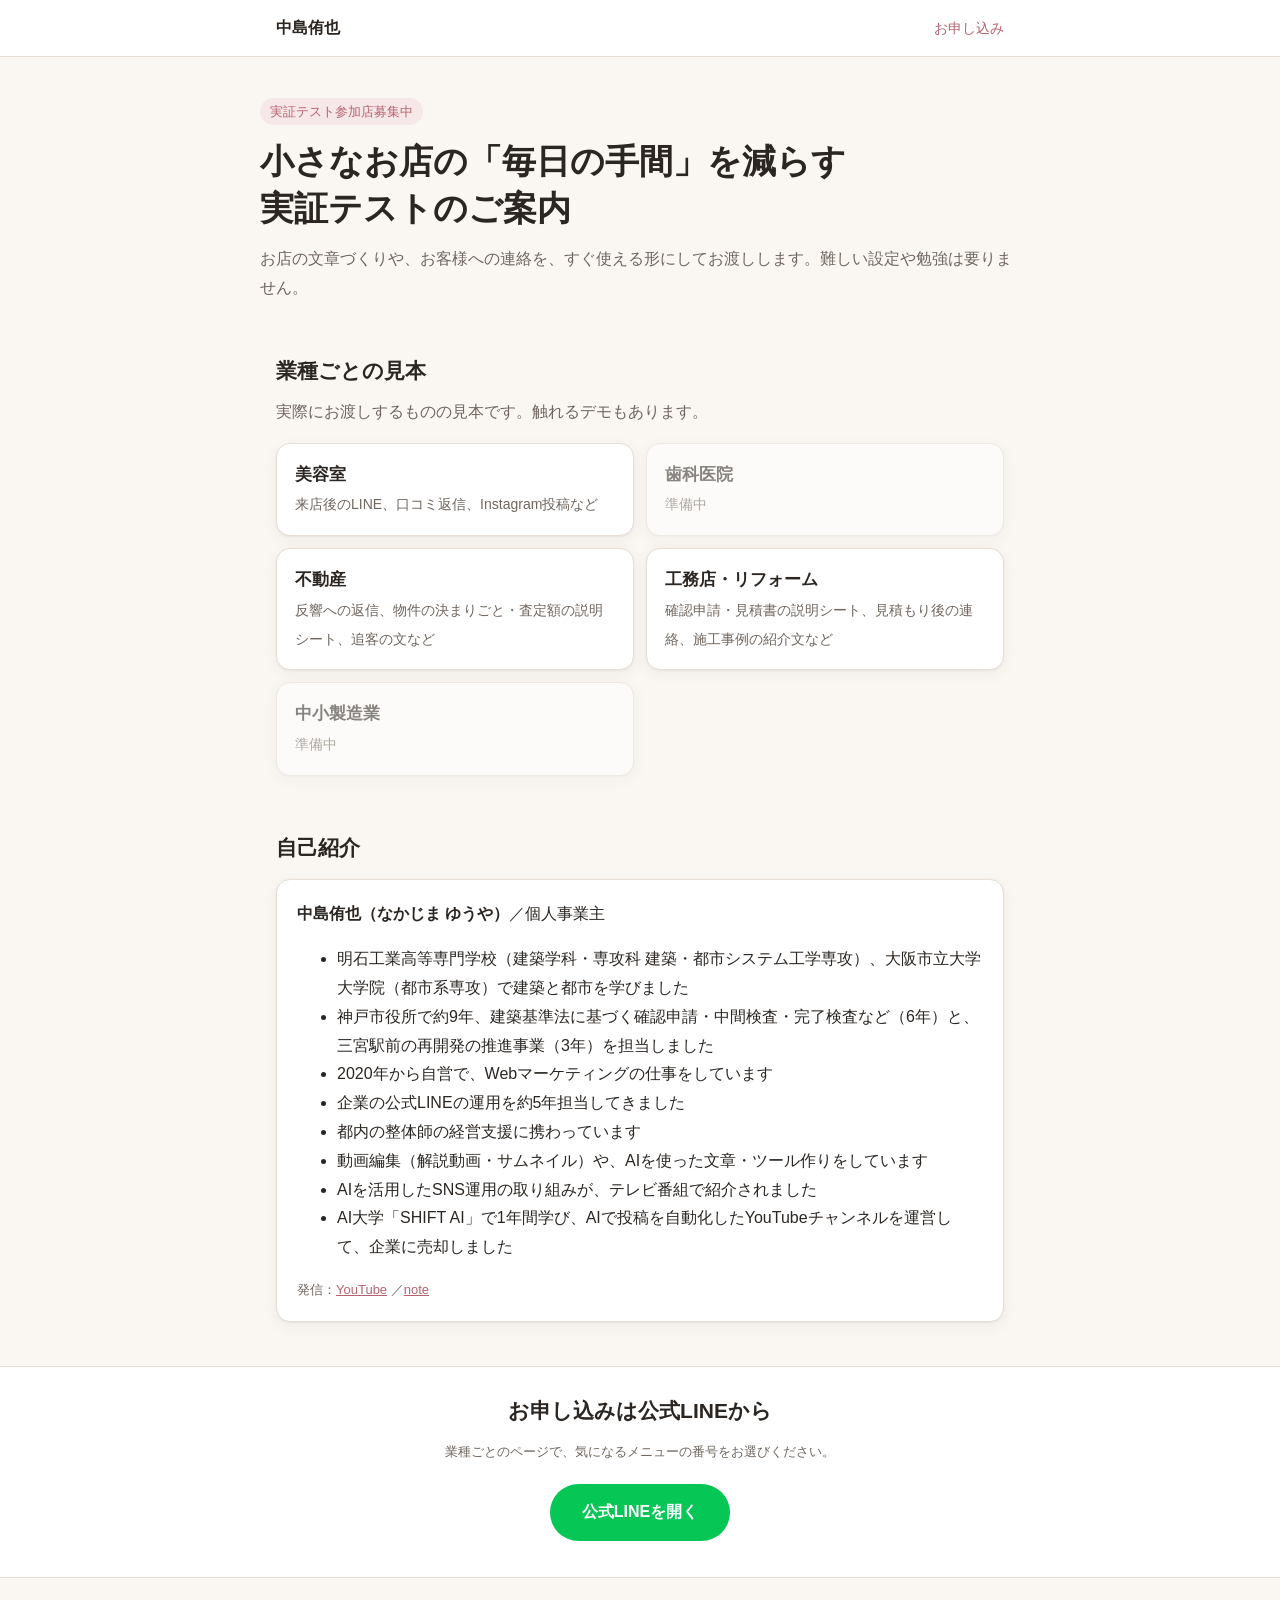
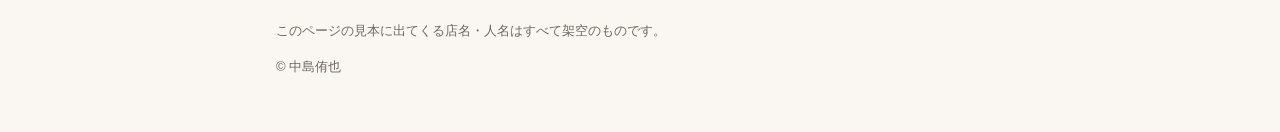
<file: index.html>
<!doctype html>
<html lang="ja">
<head>
<meta charset="utf-8">
<meta name="viewport" content="width=device-width, initial-scale=1">
<title>実証テストのご案内｜中島侑也</title>
<meta name="description" content="小さなお店の毎日の手間を減らす実証テスト。業種ごとの見本をご覧いただけます。">
<link rel="stylesheet" href="style.css">
</head>
<body>

<header class="site">
  <div class="wrap">
    <a class="name" href="index.html">中島侑也</a>
    <nav><a href="#contact">お申し込み</a></nav>
  </div>
</header>

<div class="wrap hero">
  <span class="eyebrow">実証テスト参加店募集中</span>
  <h1>小さなお店の「毎日の手間」を減らす<br>実証テストのご案内</h1>
  <p>お店の文章づくりや、お客様への連絡を、すぐ使える形にしてお渡しします。難しい設定や勉強は要りません。</p>
</div>

<section>
  <div class="wrap">
    <h2>業種ごとの見本</h2>
    <p class="lead">実際にお渡しするものの見本です。触れるデモもあります。</p>
    <div class="industry-grid">
      <a class="industry" href="biyoushitsu.html"><b>美容室</b><span>来店後のLINE、口コミ返信、Instagram投稿など</span></a>
      <a class="industry soon" href="#"><b>歯科医院</b><span>準備中</span></a>
      <a class="industry" href="fudosan.html"><b>不動産</b><span>反響への返信、物件の決まりごと・査定額の説明シート、追客の文など</span></a>
      <a class="industry" href="koumuten.html"><b>工務店・リフォーム</b><span>確認申請・見積書の説明シート、見積もり後の連絡、施工事例の紹介文など</span></a>
      <a class="industry soon" href="#"><b>中小製造業</b><span>準備中</span></a>
    </div>
  </div>
</section>

<section>
  <div class="wrap">
    <h2>自己紹介</h2>
    <div class="card">
      <p style="margin-top:0"><b>中島侑也（なかじま ゆうや）</b>／個人事業主</p>
      <ul>
        <li>明石工業高等専門学校（建築学科・専攻科 建築・都市システム工学専攻）、大阪市立大学大学院（都市系専攻）で建築と都市を学びました</li>
        <li>神戸市役所で約9年、建築基準法に基づく確認申請・中間検査・完了検査など（6年）と、三宮駅前の再開発の推進事業（3年）を担当しました</li>
        <li>2020年から自営で、Webマーケティングの仕事をしています</li>
        <li>企業の公式LINEの運用を約5年担当してきました</li>
        <li>都内の整体師の経営支援に携わっています</li>
        <li>動画編集（解説動画・サムネイル）や、AIを使った文章・ツール作りをしています</li>
        <li>AIを活用したSNS運用の取り組みが、テレビ番組で紹介されました</li>
        <li>AI大学「SHIFT AI」で1年間学び、AIで投稿を自動化したYouTubeチャンネルを運営して、企業に売却しました</li>
      </ul>
      <p class="note" style="margin-bottom:0">
        発信：<a href="https://www.youtube.com/@seitai-repeat" target="_blank" rel="noopener">YouTube</a>
        ／<a href="https://note.com/humble_kiwi9219" target="_blank" rel="noopener">note</a>
      </p>
    </div>
  </div>
</section>

<section class="cta" id="contact">
  <div class="wrap">
    <h2>お申し込みは公式LINEから</h2>
    <p class="note">業種ごとのページで、気になるメニューの番号をお選びください。</p>
    <a class="btn-line" href="https://lin.ee/y8I2jqT" target="_blank" rel="noopener">公式LINEを開く</a>
  </div>
</section>

<footer class="site">
  <div class="wrap">
    <p>このページの見本に出てくる店名・人名はすべて架空のものです。</p>
    <p>© 中島侑也</p>
  </div>
</footer>

</body>
</html>
</file>
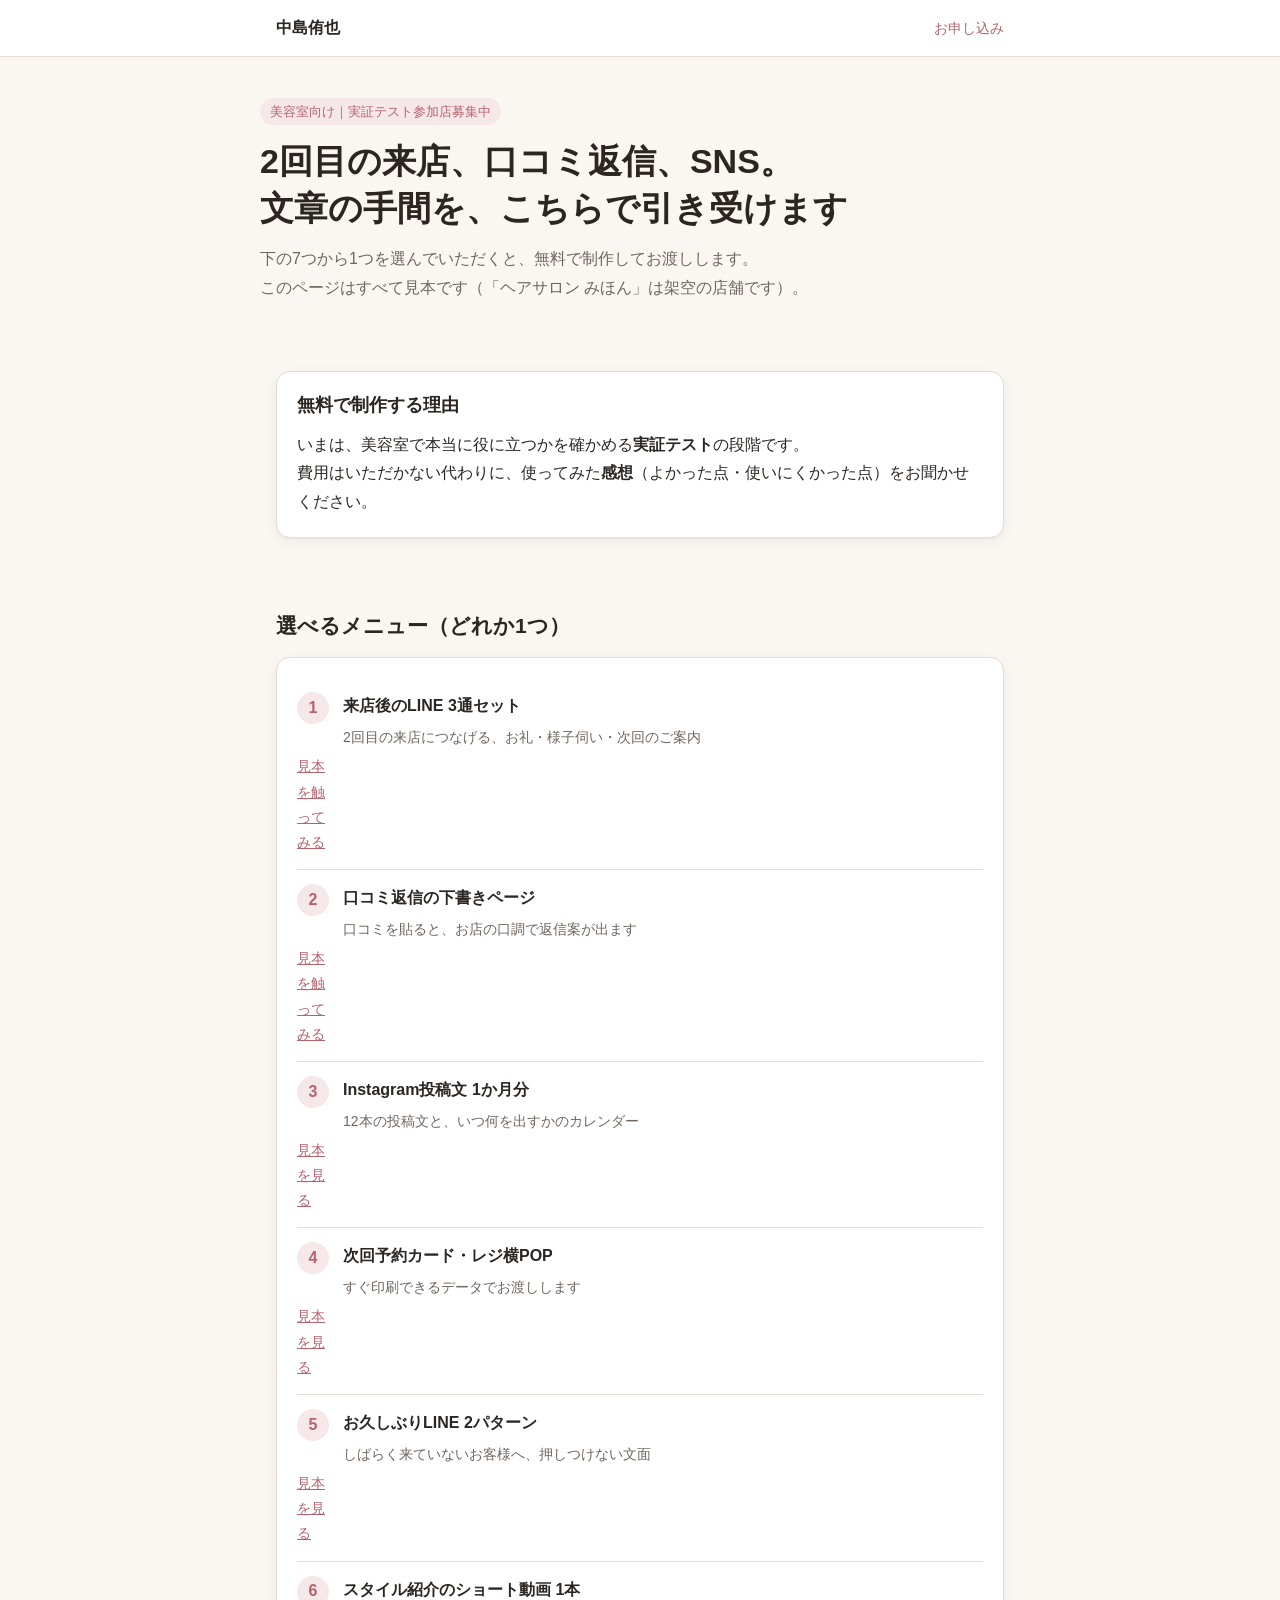
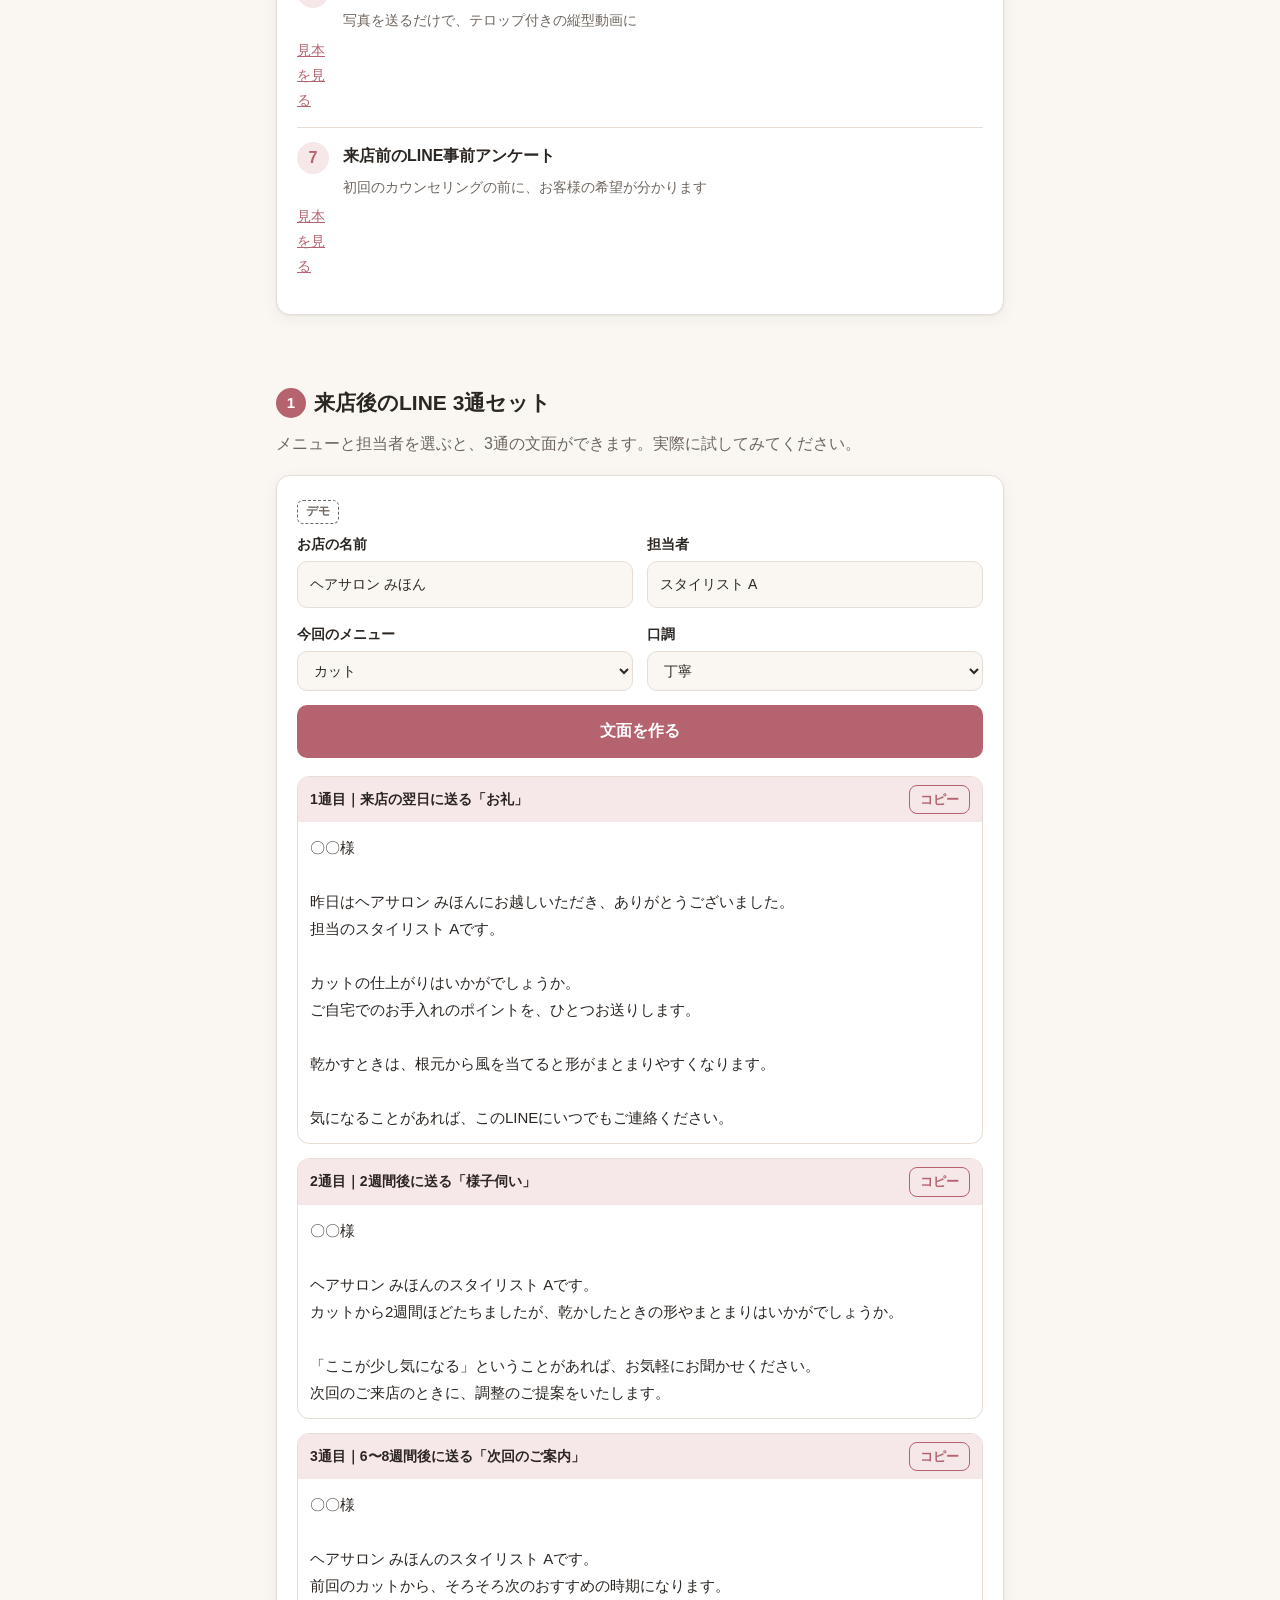
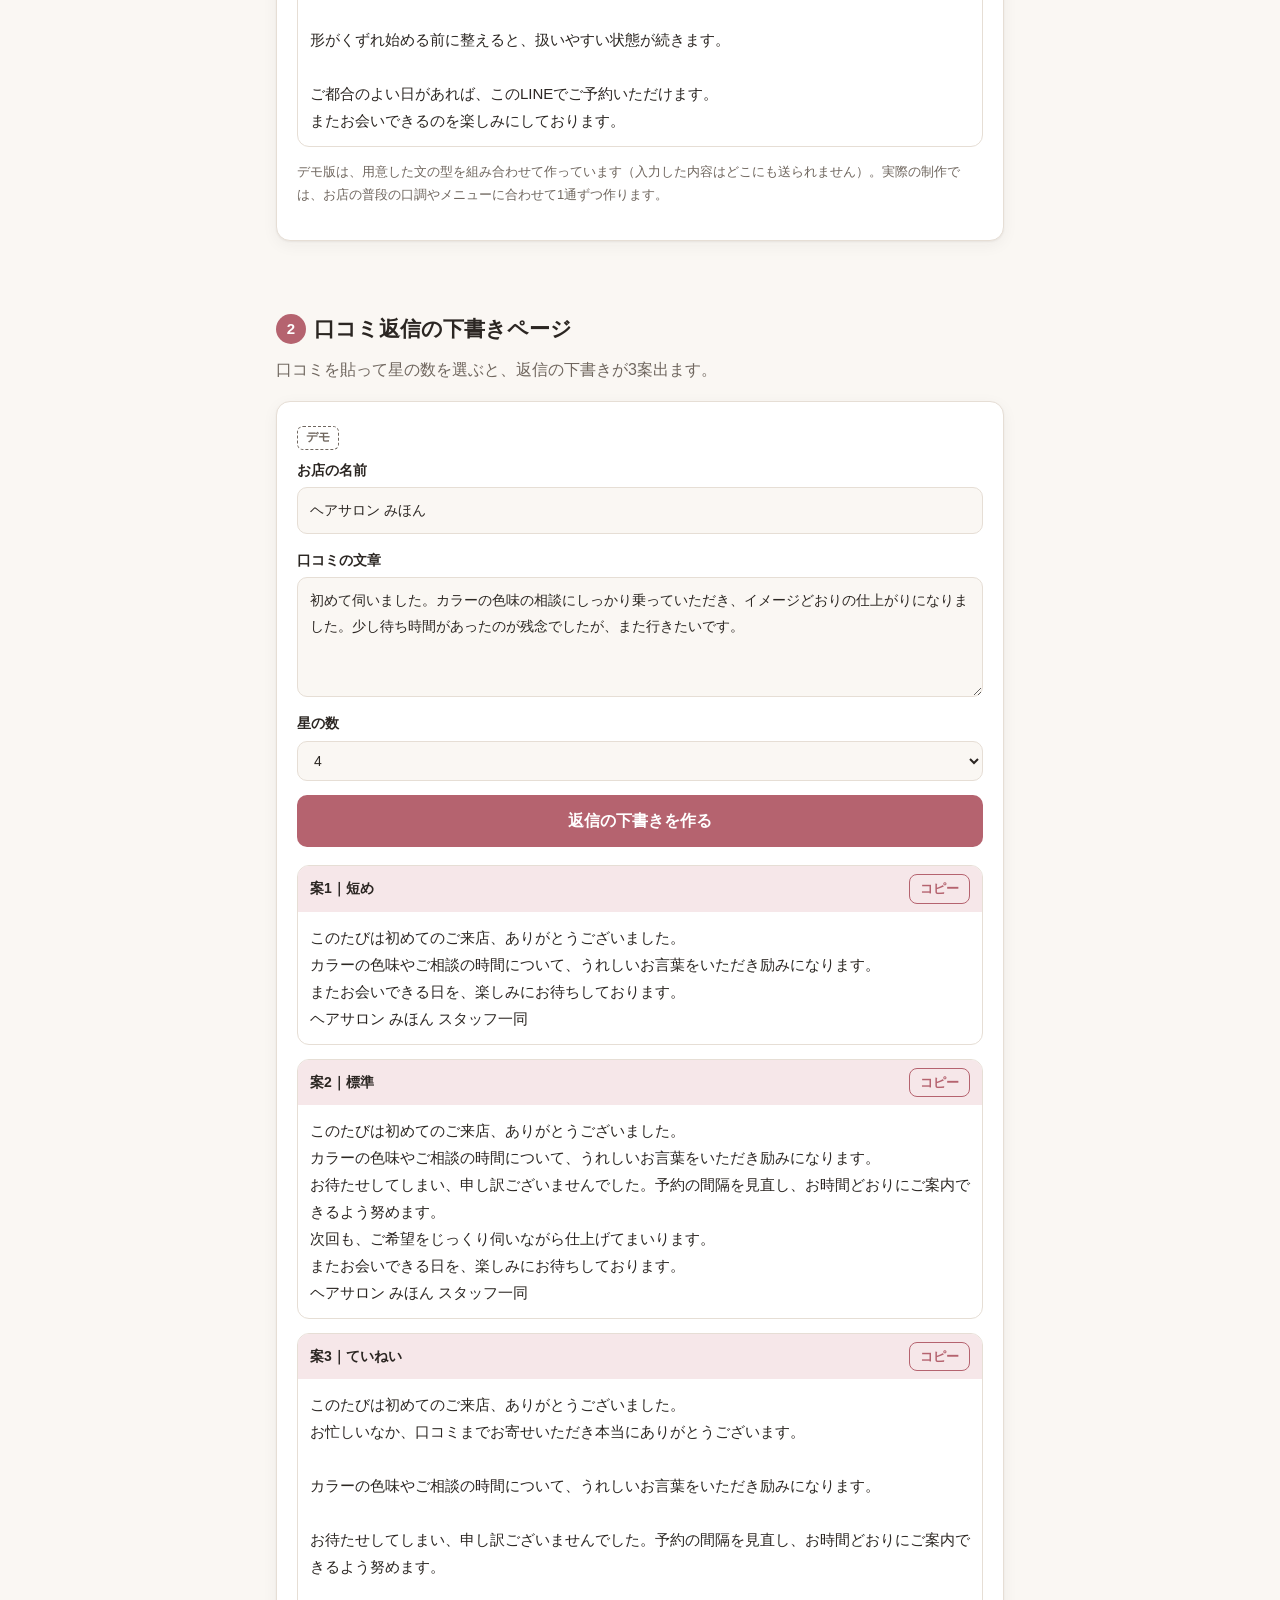
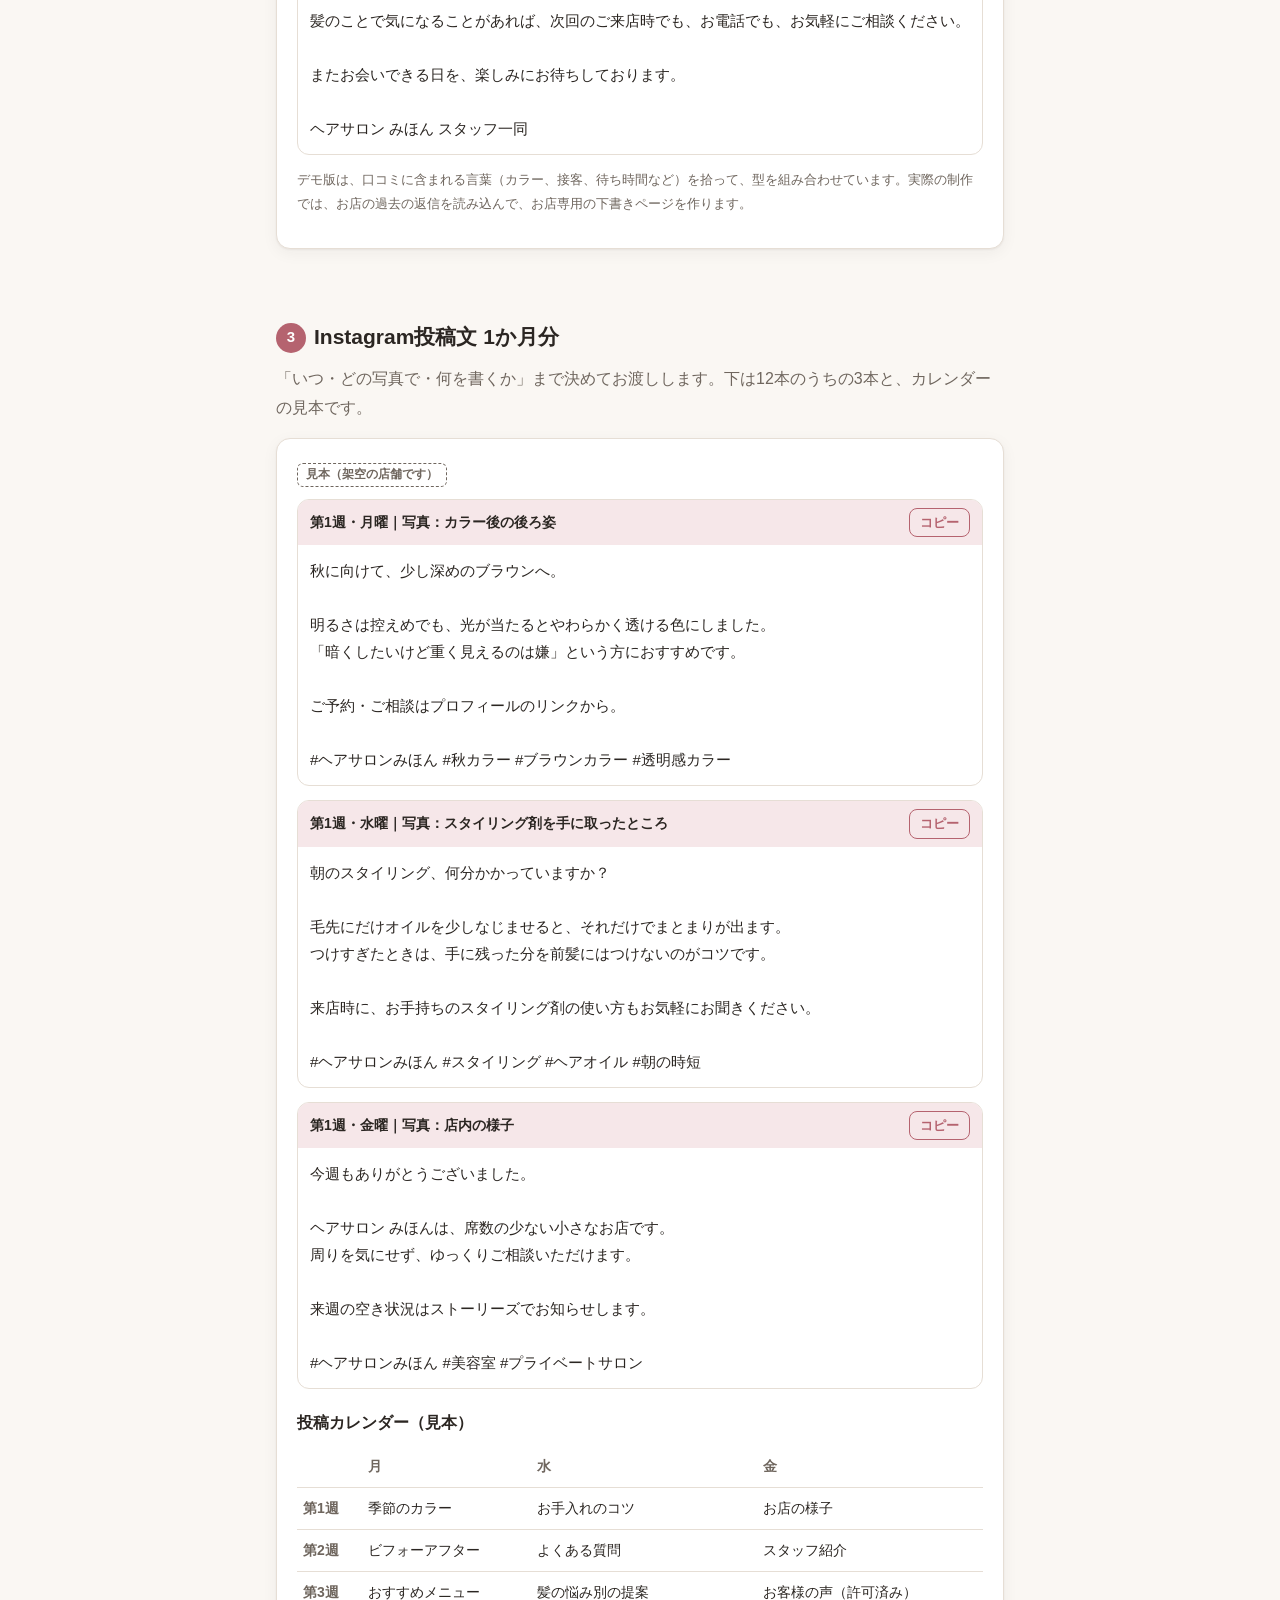
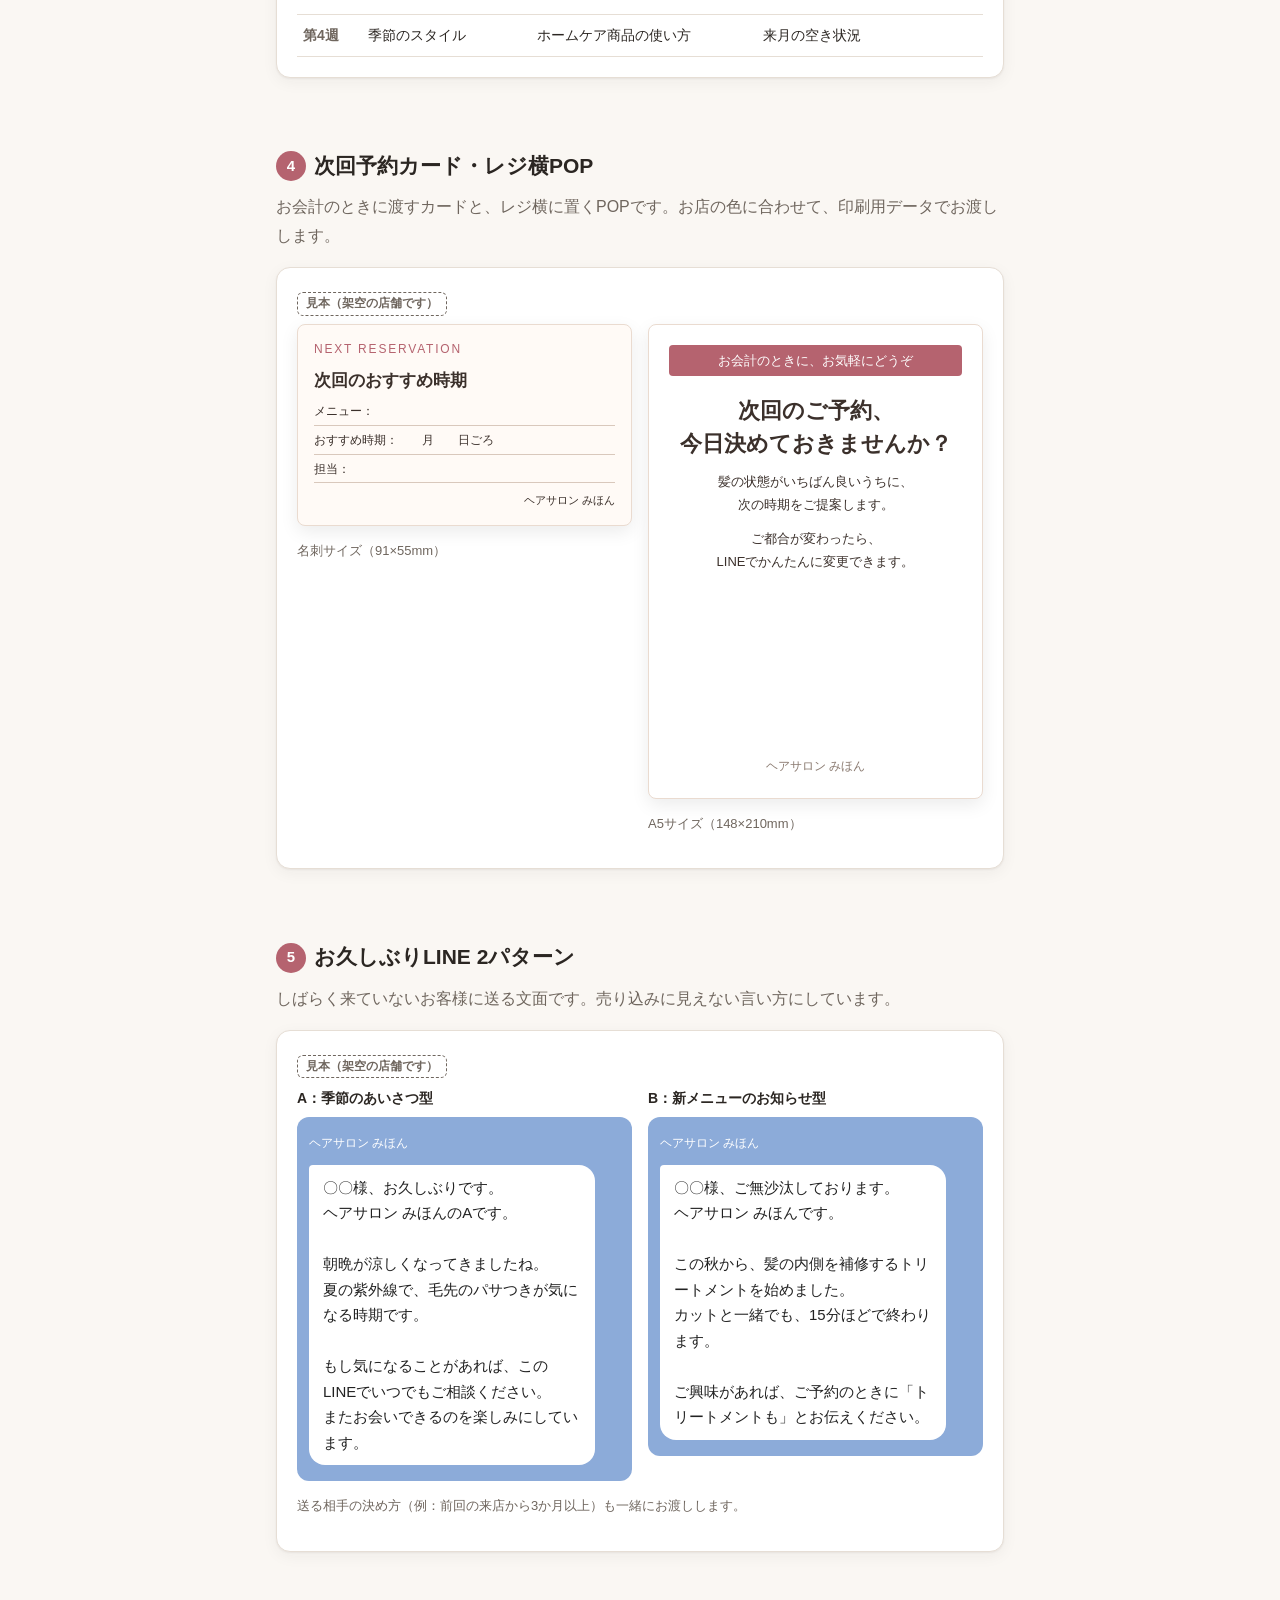
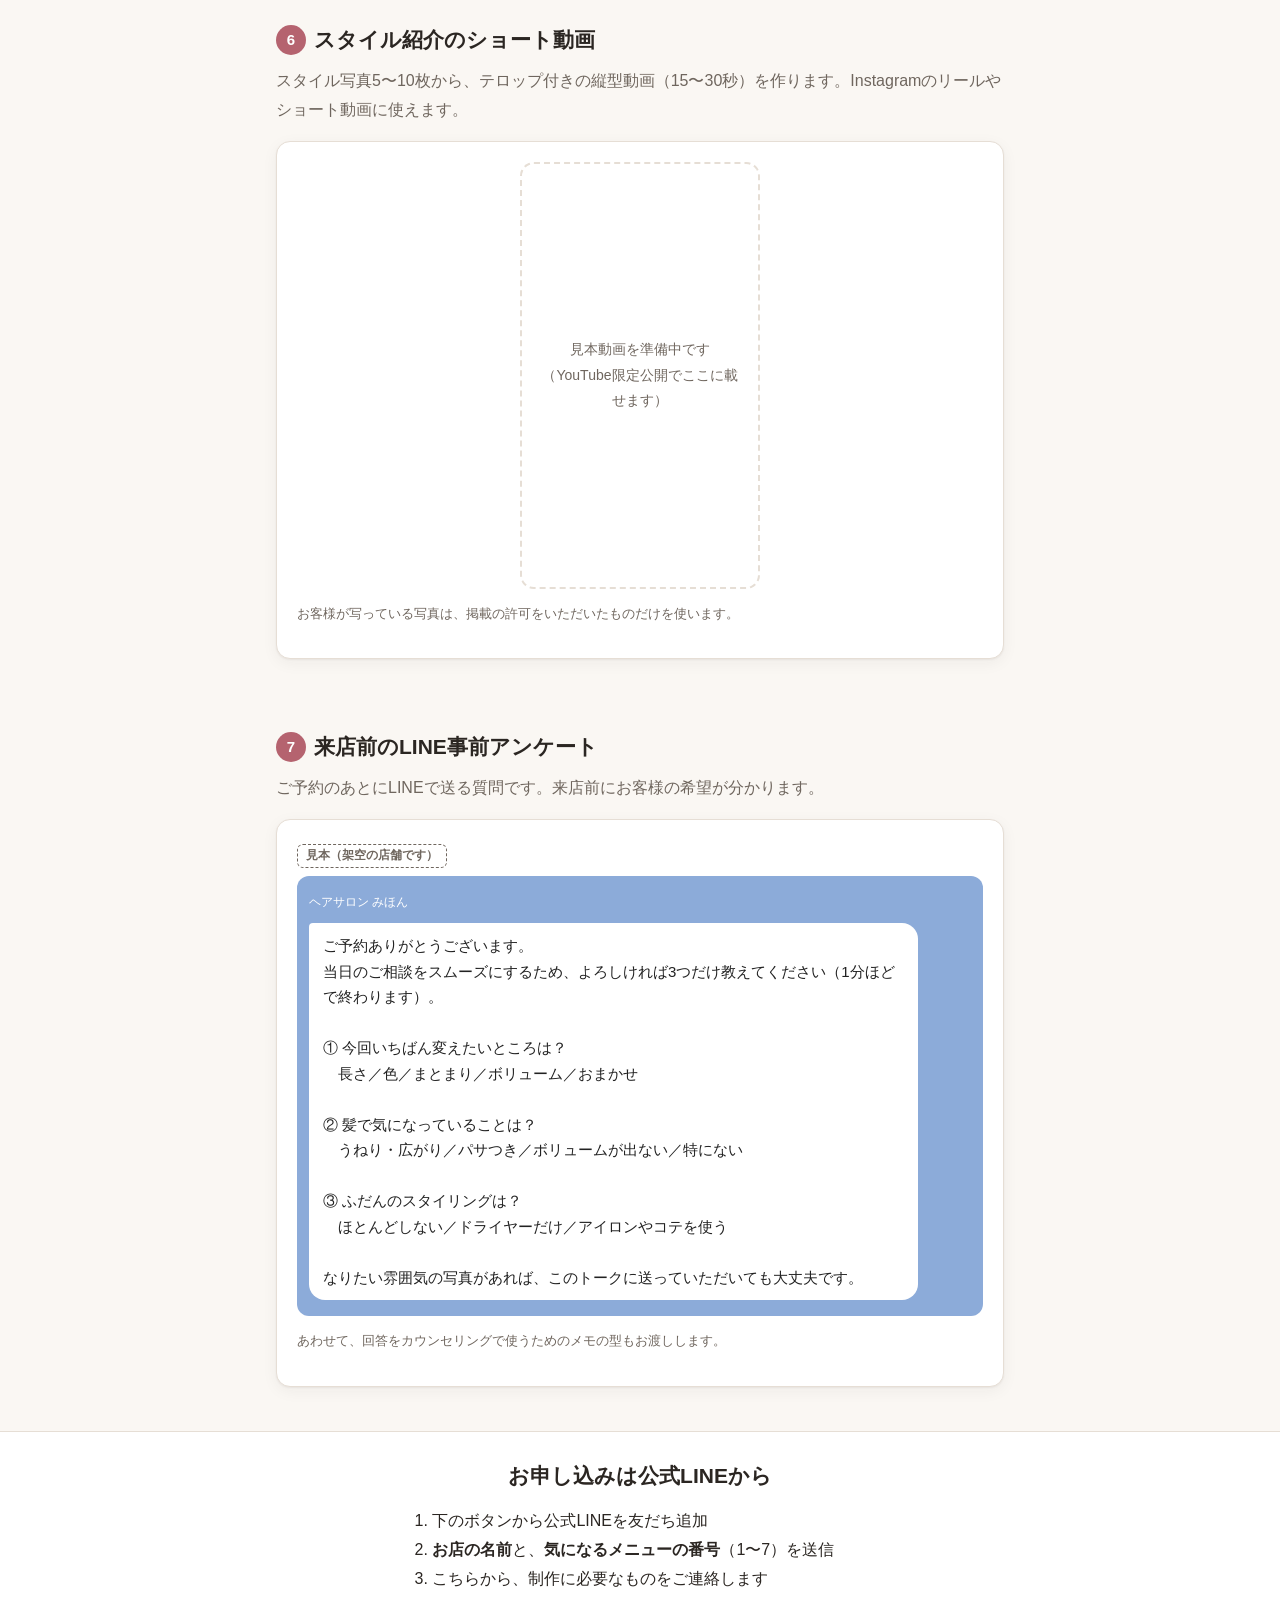
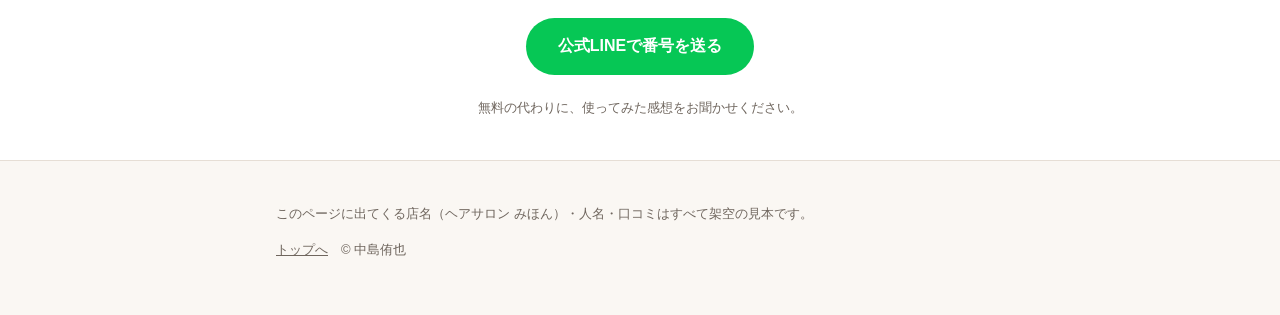
<file: biyoushitsu.html>
<!doctype html>
<html lang="ja">
<head>
<meta charset="utf-8">
<meta name="viewport" content="width=device-width, initial-scale=1">
<title>美容室向け見本｜実証テストのご案内</title>
<meta name="description" content="美容室向け実証テストのメニューと見本。来店後LINE・口コミ返信のデモを触れます。">
<link rel="stylesheet" href="style.css">
</head>
<body>

<header class="site">
  <div class="wrap">
    <a class="name" href="index.html">中島侑也</a>
    <nav><a href="#contact">お申し込み</a></nav>
  </div>
</header>

<div class="wrap hero">
  <span class="eyebrow">美容室向け｜実証テスト参加店募集中</span>
  <h1>2回目の来店、口コミ返信、SNS。<br>文章の手間を、こちらで引き受けます</h1>
  <p>下の7つから1つを選んでいただくと、無料で制作してお渡しします。<br>このページはすべて見本です（「ヘアサロン みほん」は架空の店舗です）。</p>
</div>

<section>
  <div class="wrap">
    <div class="card">
      <h2 style="font-size:18px">無料で制作する理由</h2>
      <p style="margin:0">いまは、美容室で本当に役に立つかを確かめる<b>実証テスト</b>の段階です。<br>
      費用はいただかない代わりに、使ってみた<b>感想</b>（よかった点・使いにくかった点）をお聞かせください。</p>
    </div>
  </div>
</section>

<section id="menu">
  <div class="wrap">
    <h2>選べるメニュー（どれか1つ）</h2>
    <div class="card">
      <ol class="menu-list">
        <li><b>来店後のLINE 3通セット</b><span>2回目の来店につなげる、お礼・様子伺い・次回のご案内</span><a href="#s1">見本を触ってみる</a></li>
        <li><b>口コミ返信の下書きページ</b><span>口コミを貼ると、お店の口調で返信案が出ます</span><a href="#s2">見本を触ってみる</a></li>
        <li><b>Instagram投稿文 1か月分</b><span>12本の投稿文と、いつ何を出すかのカレンダー</span><a href="#s3">見本を見る</a></li>
        <li><b>次回予約カード・レジ横POP</b><span>すぐ印刷できるデータでお渡しします</span><a href="#s4">見本を見る</a></li>
        <li><b>お久しぶりLINE 2パターン</b><span>しばらく来ていないお客様へ、押しつけない文面</span><a href="#s5">見本を見る</a></li>
        <li><b>スタイル紹介のショート動画 1本</b><span>写真を送るだけで、テロップ付きの縦型動画に</span><a href="#s6">見本を見る</a></li>
        <li><b>来店前のLINE事前アンケート</b><span>初回のカウンセリングの前に、お客様の希望が分かります</span><a href="#s7">見本を見る</a></li>
      </ol>
    </div>
  </div>
</section>

<!-- 1. 来店後LINE -->
<section id="s1">
  <div class="wrap">
    <h2><span class="num">1</span>来店後のLINE 3通セット</h2>
    <p class="lead">メニューと担当者を選ぶと、3通の文面ができます。実際に試してみてください。</p>
    <div class="card">
      <span class="sample-badge">デモ</span>
      <form class="form" id="lineForm">
        <div class="row">
          <label>お店の名前<input id="lf-shop" value="ヘアサロン みほん"></label>
          <label>担当者<input id="lf-staff" value="スタイリスト A"></label>
        </div>
        <div class="row">
          <label>今回のメニュー
            <select id="lf-menu">
              <option value="cut">カット</option>
              <option value="color">カラー</option>
              <option value="perm">パーマ</option>
              <option value="straight">縮毛矯正</option>
              <option value="treatment">トリートメント</option>
            </select>
          </label>
          <label>口調
            <select id="lf-tone">
              <option value="polite">丁寧</option>
              <option value="friendly">親しみやすく</option>
            </select>
          </label>
        </div>
        <button class="primary" type="submit">文面を作る</button>
      </form>
      <div class="output" id="lineOut"></div>
      <p class="note">デモ版は、用意した文の型を組み合わせて作っています（入力した内容はどこにも送られません）。実際の制作では、お店の普段の口調やメニューに合わせて1通ずつ作ります。</p>
    </div>
  </div>
</section>

<!-- 2. 口コミ返信 -->
<section id="s2">
  <div class="wrap">
    <h2><span class="num">2</span>口コミ返信の下書きページ</h2>
    <p class="lead">口コミを貼って星の数を選ぶと、返信の下書きが3案出ます。</p>
    <div class="card">
      <span class="sample-badge">デモ</span>
      <form class="form" id="reviewForm">
        <label>お店の名前<input id="rf-shop" value="ヘアサロン みほん"></label>
        <label>口コミの文章
          <textarea id="rf-text">初めて伺いました。カラーの色味の相談にしっかり乗っていただき、イメージどおりの仕上がりになりました。少し待ち時間があったのが残念でしたが、また行きたいです。</textarea>
        </label>
        <label>星の数
          <select id="rf-star">
            <option>5</option><option selected>4</option><option>3</option><option>2</option><option>1</option>
          </select>
        </label>
        <button class="primary" type="submit">返信の下書きを作る</button>
      </form>
      <div class="output" id="reviewOut"></div>
      <p class="note">デモ版は、口コミに含まれる言葉（カラー、接客、待ち時間など）を拾って、型を組み合わせています。実際の制作では、お店の過去の返信を読み込んで、お店専用の下書きページを作ります。</p>
    </div>
  </div>
</section>

<!-- 3. Instagram -->
<section id="s3">
  <div class="wrap">
    <h2><span class="num">3</span>Instagram投稿文 1か月分</h2>
    <p class="lead">「いつ・どの写真で・何を書くか」まで決めてお渡しします。下は12本のうちの3本と、カレンダーの見本です。</p>

    <div class="card">
      <span class="sample-badge">見本（架空の店舗です）</span>
      <div class="output" style="margin-top:4px">
        <div class="out-item">
          <header>第1週・月曜｜写真：カラー後の後ろ姿<button class="copy" type="button">コピー</button></header>
<pre>秋に向けて、少し深めのブラウンへ。

明るさは控えめでも、光が当たるとやわらかく透ける色にしました。
「暗くしたいけど重く見えるのは嫌」という方におすすめです。

ご予約・ご相談はプロフィールのリンクから。

#ヘアサロンみほん #秋カラー #ブラウンカラー #透明感カラー</pre>
        </div>
        <div class="out-item">
          <header>第1週・水曜｜写真：スタイリング剤を手に取ったところ<button class="copy" type="button">コピー</button></header>
<pre>朝のスタイリング、何分かかっていますか？

毛先にだけオイルを少しなじませると、それだけでまとまりが出ます。
つけすぎたときは、手に残った分を前髪にはつけないのがコツです。

来店時に、お手持ちのスタイリング剤の使い方もお気軽にお聞きください。

#ヘアサロンみほん #スタイリング #ヘアオイル #朝の時短</pre>
        </div>
        <div class="out-item">
          <header>第1週・金曜｜写真：店内の様子<button class="copy" type="button">コピー</button></header>
<pre>今週もありがとうございました。

ヘアサロン みほんは、席数の少ない小さなお店です。
周りを気にせず、ゆっくりご相談いただけます。

来週の空き状況はストーリーズでお知らせします。

#ヘアサロンみほん #美容室 #プライベートサロン</pre>
        </div>
      </div>

      <h3 style="font-size:16px;margin:20px 0 8px">投稿カレンダー（見本）</h3>
      <div class="table-scroll">
        <table>
          <thead><tr><th></th><th>月</th><th>水</th><th>金</th></tr></thead>
          <tbody>
            <tr><th>第1週</th><td>季節のカラー</td><td>お手入れのコツ</td><td>お店の様子</td></tr>
            <tr><th>第2週</th><td>ビフォーアフター</td><td>よくある質問</td><td>スタッフ紹介</td></tr>
            <tr><th>第3週</th><td>おすすめメニュー</td><td>髪の悩み別の提案</td><td>お客様の声（許可済み）</td></tr>
            <tr><th>第4週</th><td>季節のスタイル</td><td>ホームケア商品の使い方</td><td>来月の空き状況</td></tr>
          </tbody>
        </table>
      </div>
    </div>
  </div>
</section>

<!-- 4. カード・POP -->
<section id="s4">
  <div class="wrap">
    <h2><span class="num">4</span>次回予約カード・レジ横POP</h2>
    <p class="lead">お会計のときに渡すカードと、レジ横に置くPOPです。お店の色に合わせて、印刷用データでお渡しします。</p>
    <div class="card">
      <span class="sample-badge">見本（架空の店舗です）</span>
      <div class="print-row">
        <div>
          <div class="biz-card">
            <div class="t">NEXT RESERVATION</div>
            <div class="big">次回のおすすめ時期</div>
            <div class="lines">
              <span>メニュー：</span>
              <span>おすすめ時期：　　月　　日ごろ</span>
              <span>担当：</span>
            </div>
            <div style="font-size:11px;text-align:right">ヘアサロン みほん</div>
          </div>
          <p class="note">名刺サイズ（91×55mm）</p>
        </div>
        <div>
          <div class="pop">
            <div class="ribbon">お会計のときに、お気軽にどうぞ</div>
            <div class="big">次回のご予約、<br>今日決めておきませんか？</div>
            <p>髪の状態がいちばん良いうちに、<br>次の時期をご提案します。</p>
            <p>ご都合が変わったら、<br>LINEでかんたんに変更できます。</p>
            <div class="foot">ヘアサロン みほん</div>
          </div>
          <p class="note">A5サイズ（148×210mm）</p>
        </div>
      </div>
    </div>
  </div>
</section>

<!-- 5. お久しぶりLINE -->
<section id="s5">
  <div class="wrap">
    <h2><span class="num">5</span>お久しぶりLINE 2パターン</h2>
    <p class="lead">しばらく来ていないお客様に送る文面です。売り込みに見えない言い方にしています。</p>
    <div class="card">
      <span class="sample-badge">見本（架空の店舗です）</span>
      <div class="print-row">
        <div>
          <p style="margin:0 0 6px;font-weight:700;font-size:14px">A：季節のあいさつ型</p>
          <div class="chat">
            <div class="from">ヘアサロン みほん</div>
            <div class="bubble">〇〇様、お久しぶりです。
ヘアサロン みほんのAです。

朝晩が涼しくなってきましたね。
夏の紫外線で、毛先のパサつきが気になる時期です。

もし気になることがあれば、このLINEでいつでもご相談ください。
またお会いできるのを楽しみにしています。</div>
          </div>
        </div>
        <div>
          <p style="margin:0 0 6px;font-weight:700;font-size:14px">B：新メニューのお知らせ型</p>
          <div class="chat">
            <div class="from">ヘアサロン みほん</div>
            <div class="bubble">〇〇様、ご無沙汰しております。
ヘアサロン みほんです。

この秋から、髪の内側を補修するトリートメントを始めました。
カットと一緒でも、15分ほどで終わります。

ご興味があれば、ご予約のときに「トリートメントも」とお伝えください。</div>
          </div>
        </div>
      </div>
      <p class="note">送る相手の決め方（例：前回の来店から3か月以上）も一緒にお渡しします。</p>
    </div>
  </div>
</section>

<!-- 6. 動画 -->
<section id="s6">
  <div class="wrap">
    <h2><span class="num">6</span>スタイル紹介のショート動画</h2>
    <p class="lead">スタイル写真5〜10枚から、テロップ付きの縦型動画（15〜30秒）を作ります。Instagramのリールやショート動画に使えます。</p>
    <div class="card">
      <div class="video-slot">見本動画を準備中です<br>（YouTube限定公開でここに載せます）</div>
      <p class="note">お客様が写っている写真は、掲載の許可をいただいたものだけを使います。</p>
    </div>
  </div>
</section>

<!-- 7. 事前アンケート -->
<section id="s7">
  <div class="wrap">
    <h2><span class="num">7</span>来店前のLINE事前アンケート</h2>
    <p class="lead">ご予約のあとにLINEで送る質問です。来店前にお客様の希望が分かります。</p>
    <div class="card">
      <span class="sample-badge">見本（架空の店舗です）</span>
      <div class="chat">
        <div class="from">ヘアサロン みほん</div>
        <div class="bubble">ご予約ありがとうございます。
当日のご相談をスムーズにするため、よろしければ3つだけ教えてください（1分ほどで終わります）。

① 今回いちばん変えたいところは？
　長さ／色／まとまり／ボリューム／おまかせ

② 髪で気になっていることは？
　うねり・広がり／パサつき／ボリュームが出ない／特にない

③ ふだんのスタイリングは？
　ほとんどしない／ドライヤーだけ／アイロンやコテを使う

なりたい雰囲気の写真があれば、このトークに送っていただいても大丈夫です。</div>
      </div>
      <p class="note">あわせて、回答をカウンセリングで使うためのメモの型もお渡しします。</p>
    </div>
  </div>
</section>

<section class="cta" id="contact">
  <div class="wrap">
    <h2>お申し込みは公式LINEから</h2>
    <ol class="steps">
      <li>下のボタンから公式LINEを友だち追加</li>
      <li><b>お店の名前</b>と、<b>気になるメニューの番号</b>（1〜7）を送信</li>
      <li>こちらから、制作に必要なものをご連絡します</li>
    </ol>
    <a class="btn-line" href="https://lin.ee/y8I2jqT" target="_blank" rel="noopener">公式LINEで番号を送る</a>
    <p class="note">無料の代わりに、使ってみた感想をお聞かせください。</p>
  </div>
</section>

<footer class="site">
  <div class="wrap">
    <p>このページに出てくる店名（ヘアサロン みほん）・人名・口コミはすべて架空の見本です。</p>
    <p><a href="index.html">トップへ</a>　© 中島侑也</p>
  </div>
</footer>

<div class="toast" id="toast">コピーしました</div>
<script src="common.js"></script>
<script src="biyoushitsu.js"></script>
</body>
</html>
</file>
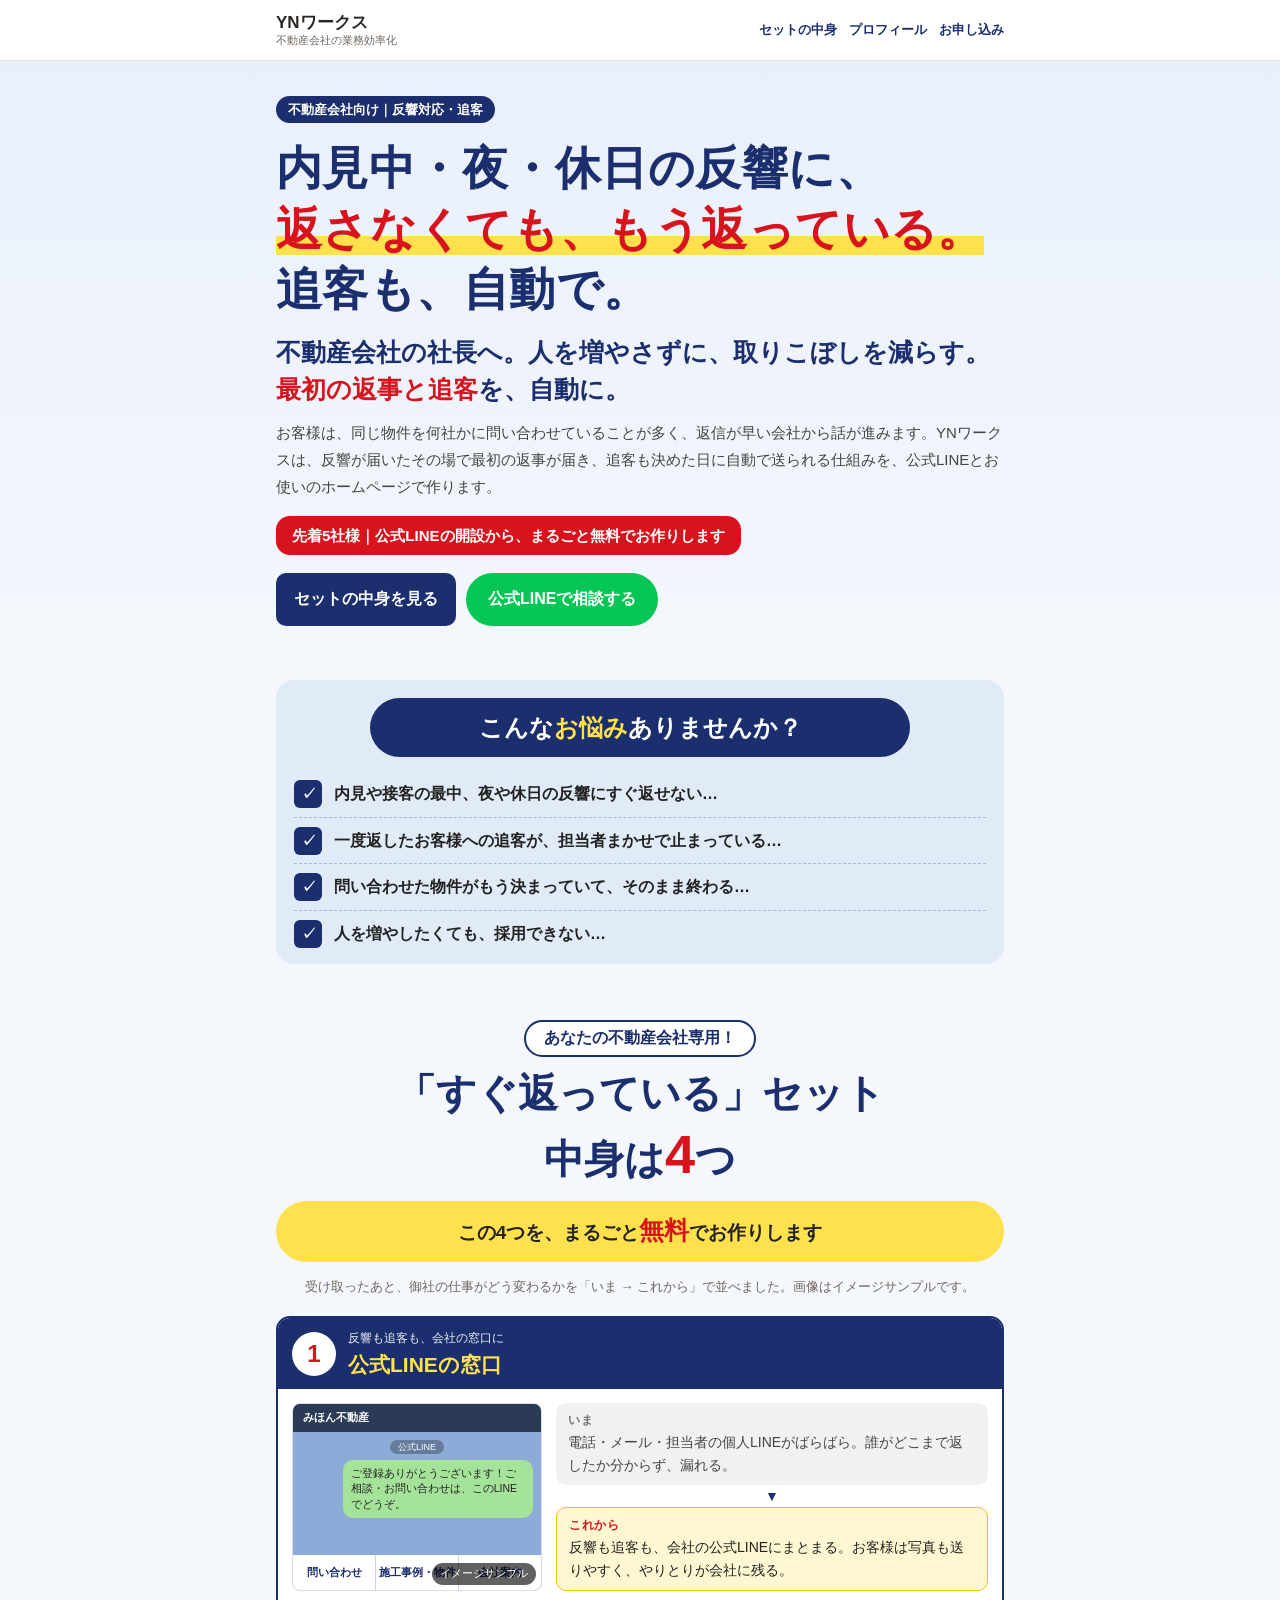
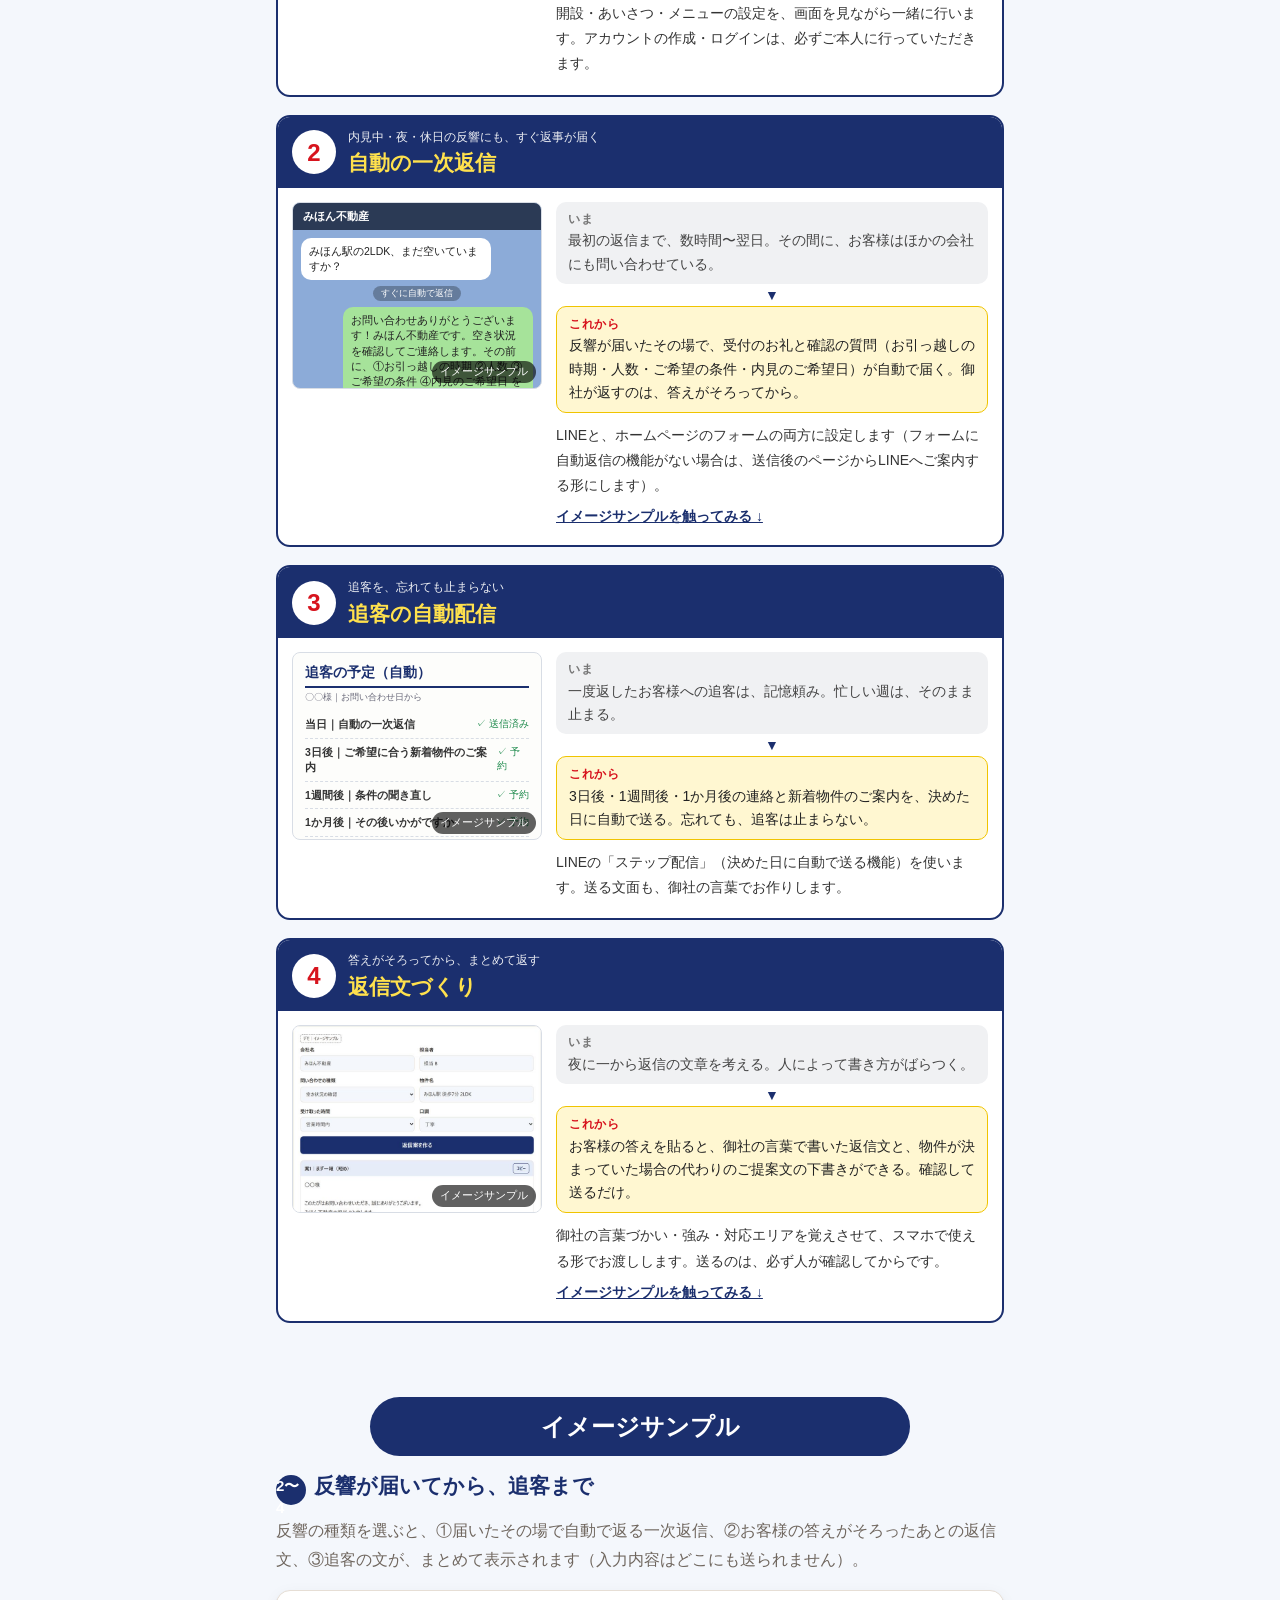
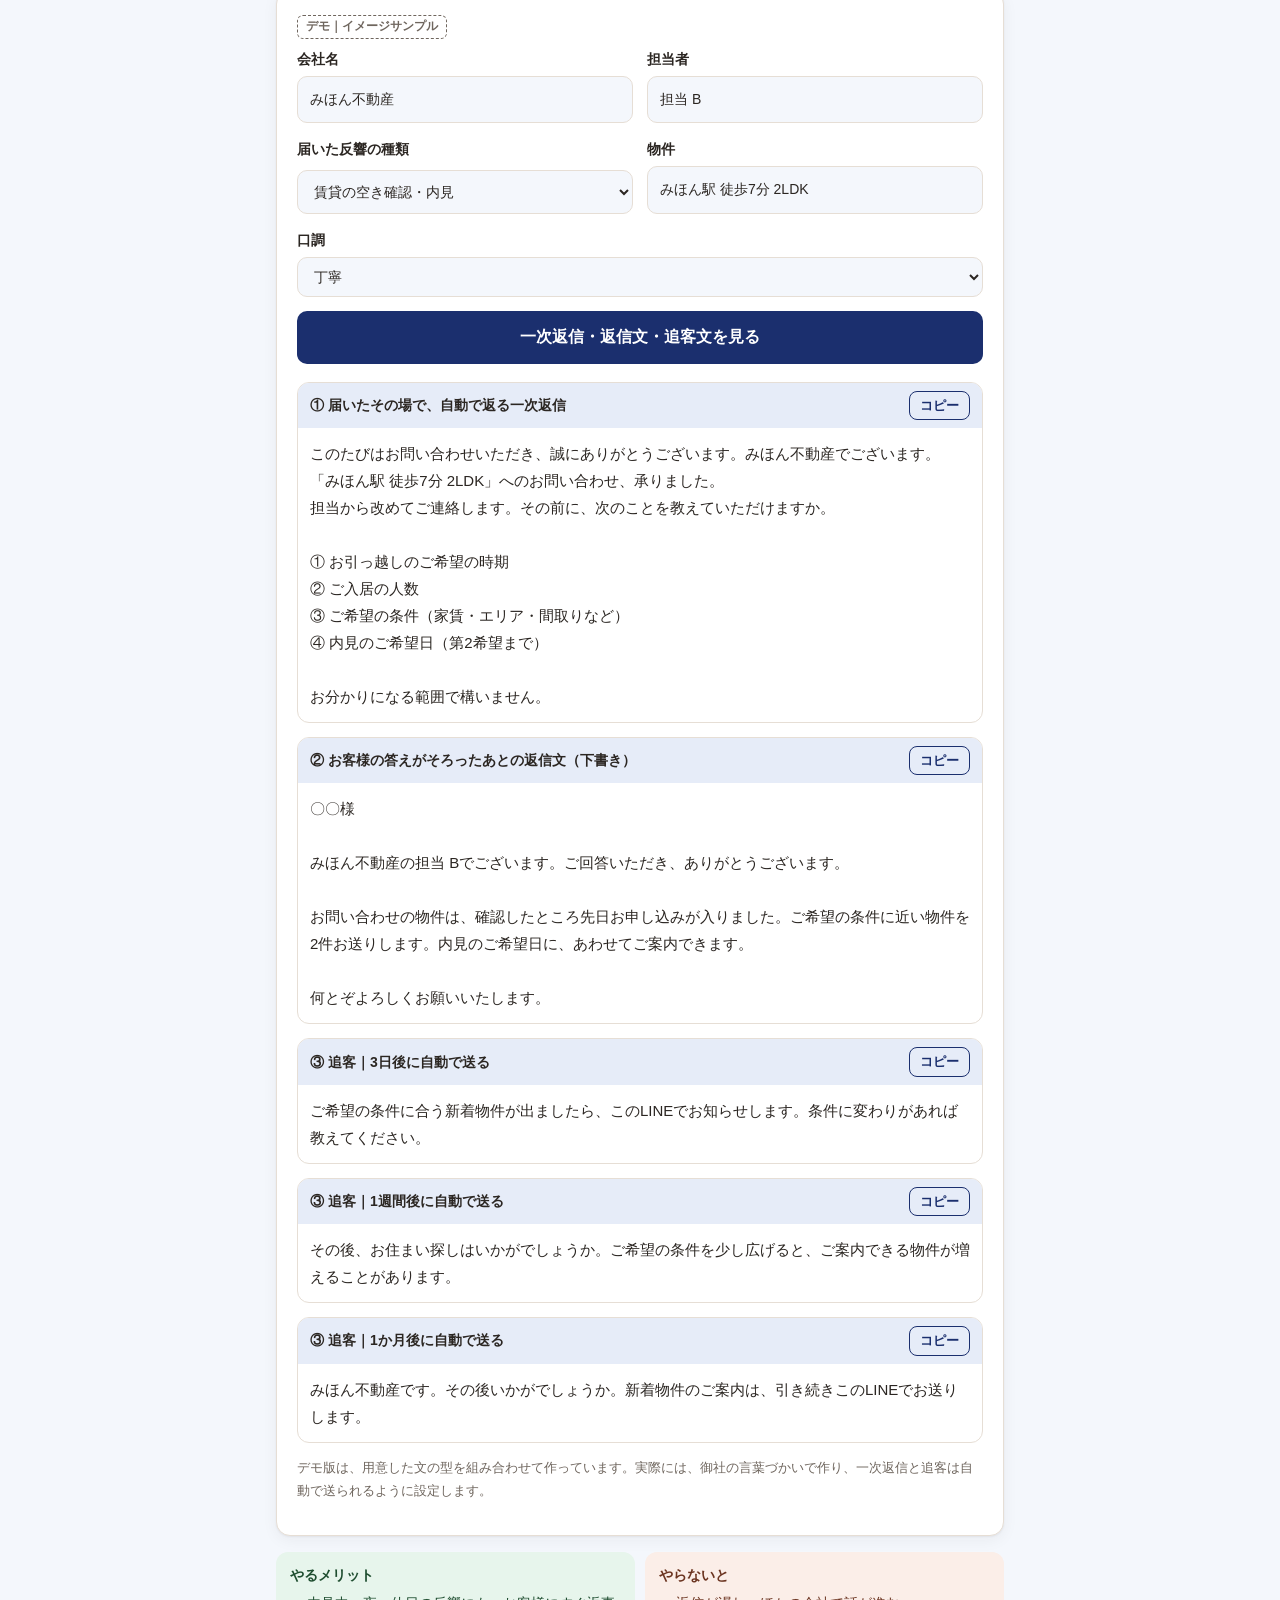
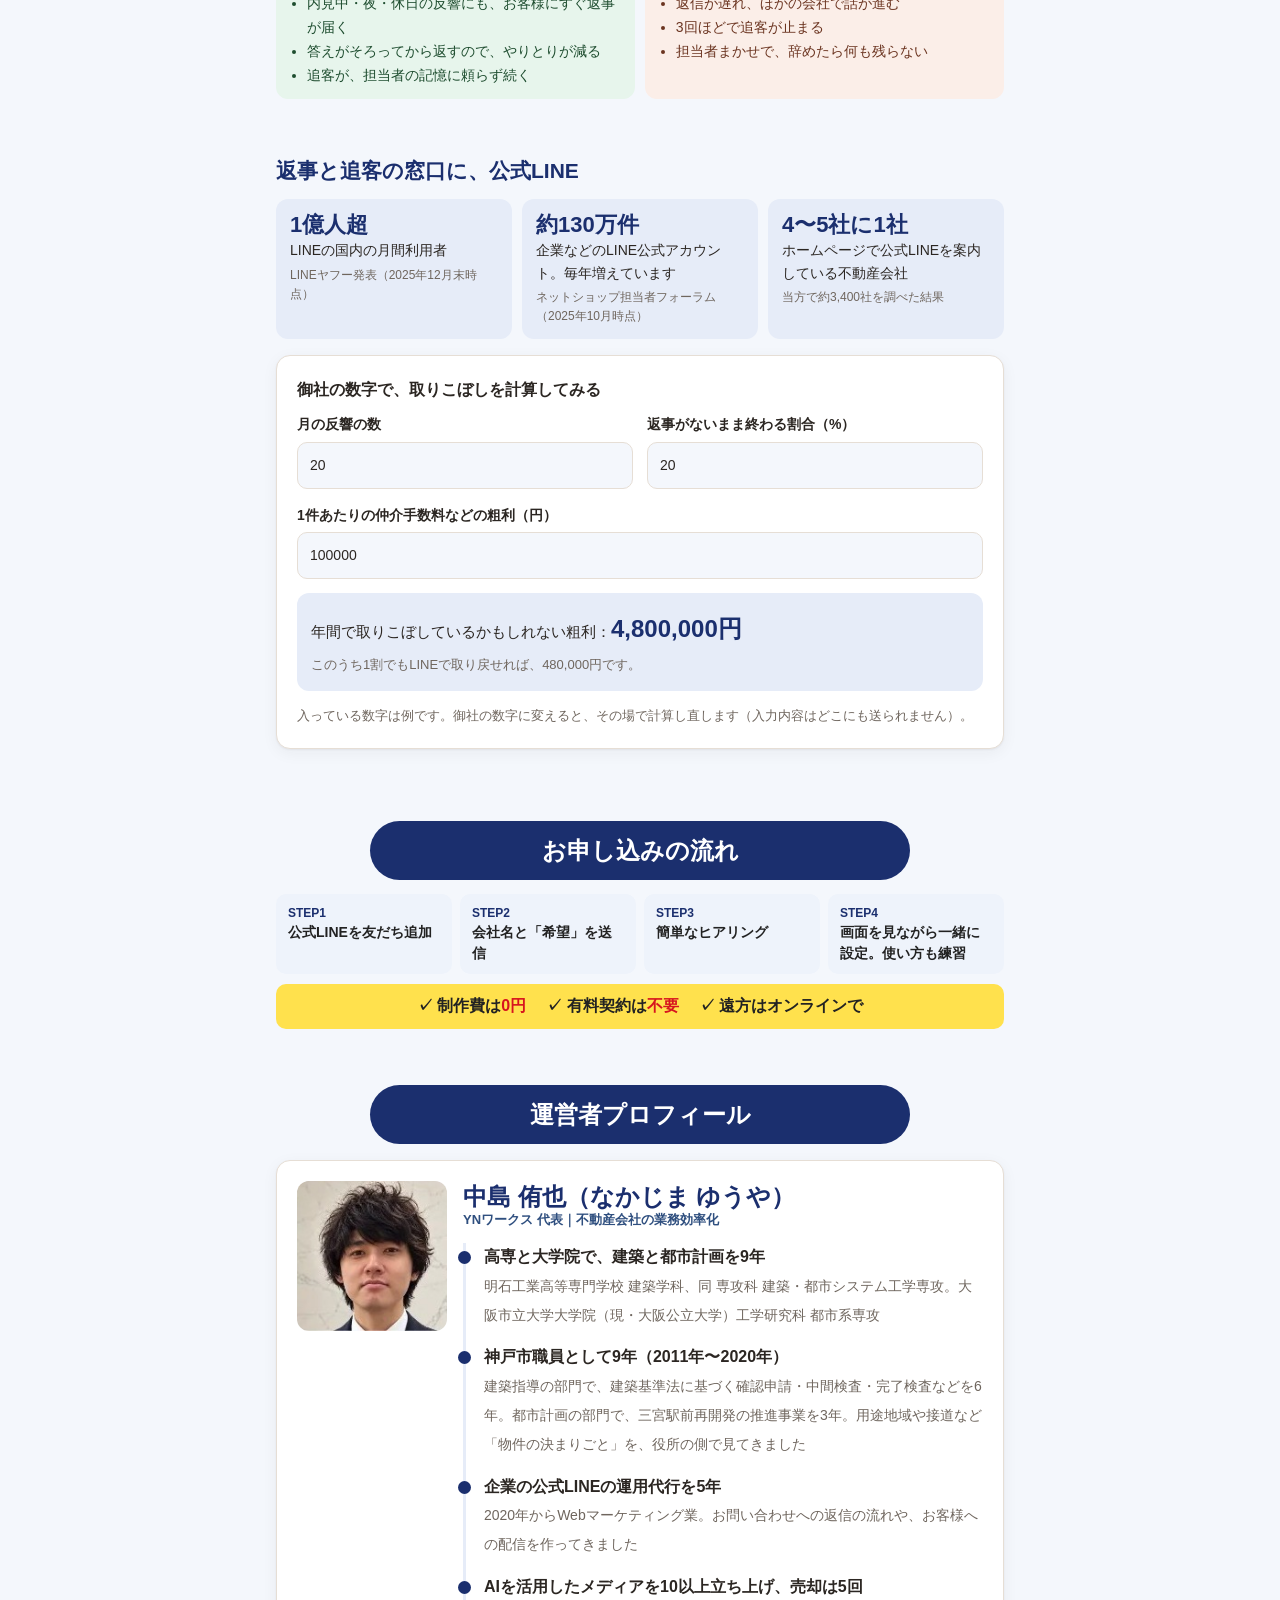
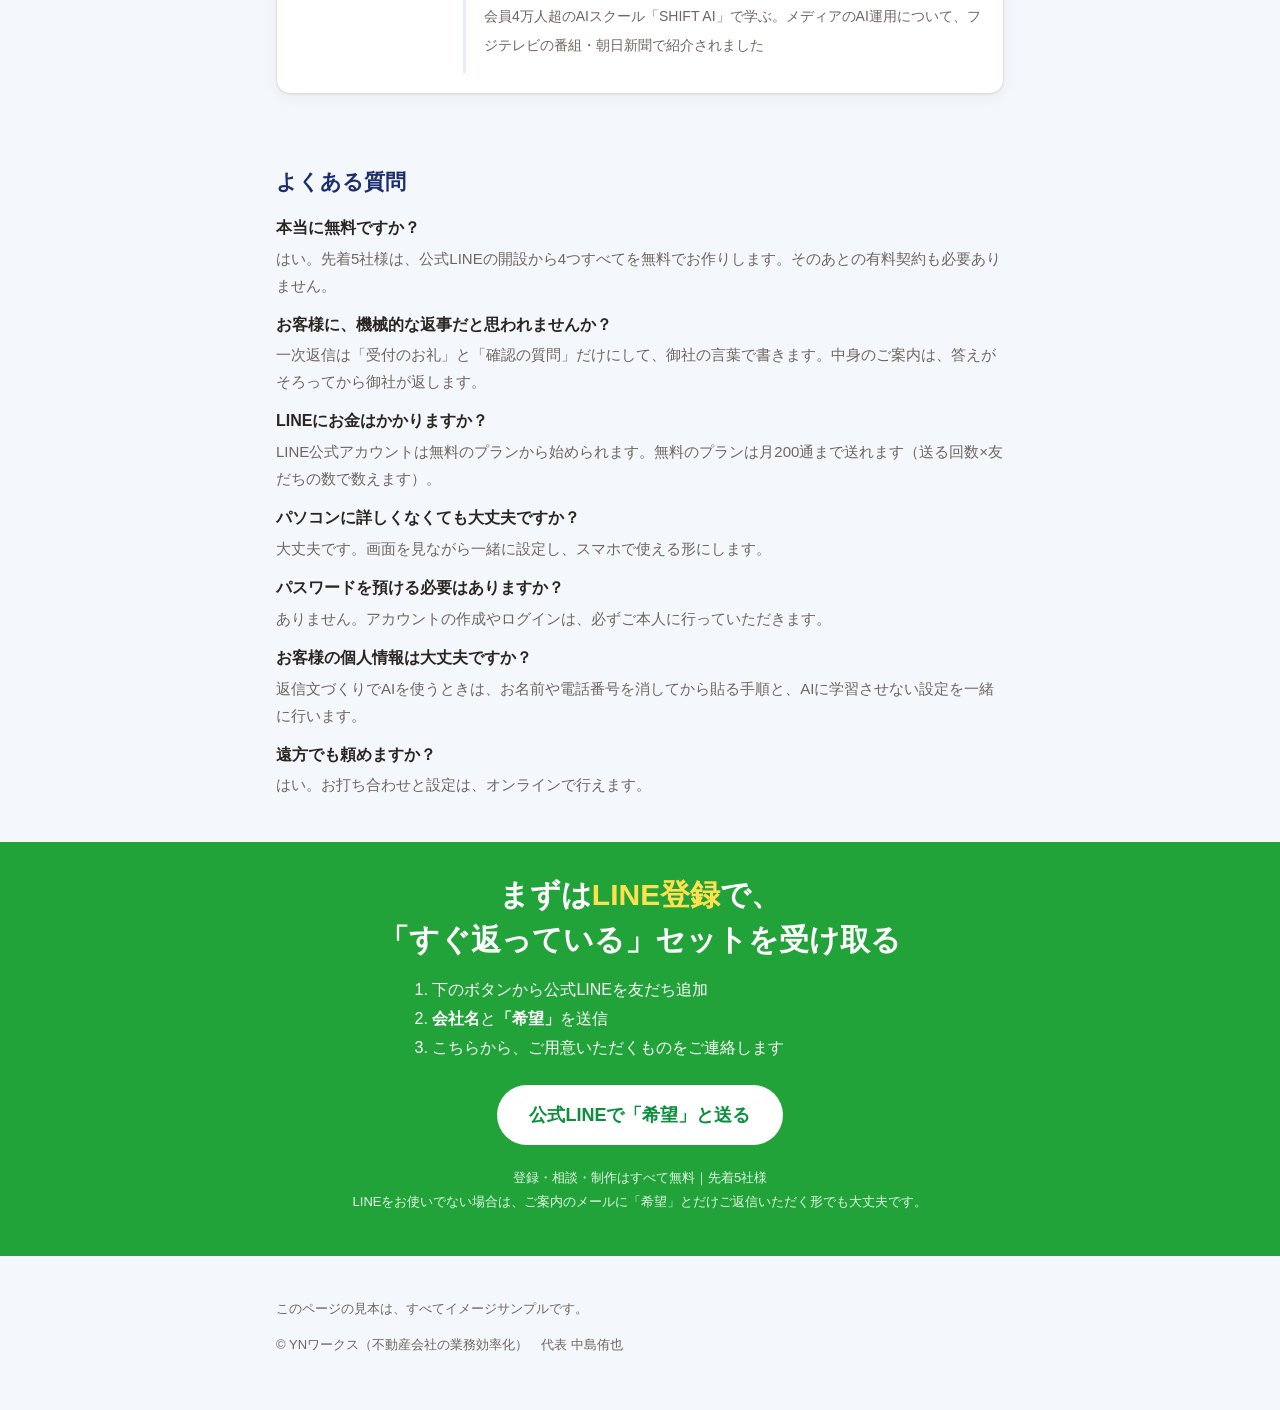
<file: fudosan.html>
<!doctype html>
<html lang="ja" data-theme="light">
<head>
<meta charset="utf-8">
<meta name="viewport" content="width=device-width, initial-scale=1">
<title>反響に、返さなくても、もう返っている｜不動産会社向け｜YNワークス</title>
<meta name="description" content="内見中・夜・休日の反響に、返さなくても、もう返っている。追客も、自動で。反響が届いたその場で最初の返事が届き、追客も自動で送られる仕組みを、公式LINEの開設からまるごと無料でお作りします（先着5社）。">
<link rel="stylesheet" href="style.css">
</head>
<body class="theme-fudosan lp">

<header class="site">
  <div class="wrap">
    <a class="brand" href="fudosan.html"><b>YNワークス</b><small>不動産会社の業務効率化</small></a>
    <nav><a href="#menu">セットの中身</a><a href="#about">プロフィール</a><a href="#contact">お申し込み</a></nav>
  </div>
</header>

<div class="hero-lp">
  <div class="wrap">
    <span class="eyebrow">不動産会社向け｜反響対応・追客</span>
    <h1>内見中・夜・休日の反響に、<br><em>返さなくても、もう返っている。</em><br>追客も、自動で。</h1>
    <p class="sub">不動産会社の社長へ。人を増やさずに、取りこぼしを減らす。<br><em>最初の返事と追客</em>を、自動に。</p>
    <p class="intro">お客様は、同じ物件を何社かに問い合わせていることが多く、返信が早い会社から話が進みます。YNワークスは、反響が届いたその場で最初の返事が届き、追客も決めた日に自動で送られる仕組みを、公式LINEとお使いのホームページで作ります。</p>
    <span class="offer">先着5社様｜公式LINEの開設から、まるごと無料でお作りします</span>
    <div class="hero-btns">
      <a class="btn" href="#menu">セットの中身を見る</a>
      <a class="btn-line" href="https://lin.ee/818Gp0w" target="_blank" rel="noopener">公式LINEで相談する</a>
    </div>
  </div>
</div>

<section>
  <div class="wrap">
    <div class="pains-lp">
      <span class="pill-title">こんな<em>お悩み</em>ありませんか？</span>
      <ul><li>内見や接客の最中、夜や休日の反響にすぐ返せない…</li><li>一度返したお客様への追客が、担当者まかせで止まっている…</li><li>問い合わせた物件がもう決まっていて、そのまま終わる…</li><li>人を増やしたくても、採用できない…</li></ul>
    </div>
  </div>
</section>

<section id="menu">
  <div class="wrap">
    <div class="prog-head">
      <span class="tag">あなたの不動産会社専用！</span>
      <h2 class="big">「すぐ返っている」セット<br>中身は<em>4</em>つ</h2>
      <p class="yellow-band">この4つを、まるごと<em>無料</em>でお作りします</p>
      <p class="note">受け取ったあと、御社の仕事がどう変わるかを「いま → これから」で並べました。画像はイメージサンプルです。</p>
    </div>

    <article class="prog">
      <header><span class="n">1</span><div><small>反響も追客も、会社の窓口に</small><b>公式LINEの窓口</b></div></header>
      <div class="body">
        <figure><div class="mock mock-line"><div class="top">みほん不動産</div><div class="msgs"><small>公式LINE</small><p class="out">ご登録ありがとうございます！ご相談・お問い合わせは、このLINEでどうぞ。</p></div><div class="rich"><span>問い合わせ</span><span>施工事例・物件</span><span>会社案内</span></div></div><figcaption>イメージサンプル</figcaption></figure>
        <div>
          <div class="ba">
            <div class="before"><b>いま</b>電話・メール・担当者の個人LINEがばらばら。誰がどこまで返したか分からず、漏れる。</div>
            <div class="arrow">▼</div>
            <div class="after"><b>これから</b>反響も追客も、会社の公式LINEにまとまる。お客様は写真も送りやすく、やりとりが会社に残る。</div>
          </div>
          <p class="desc">開設・あいさつ・メニューの設定を、画面を見ながら一緒に行います。アカウントの作成・ログインは、必ずご本人に行っていただきます。</p>
        </div>
      </div>
    </article>

    <article class="prog">
      <header><span class="n">2</span><div><small>内見中・夜・休日の反響にも、すぐ返事が届く</small><b>自動の一次返信</b></div></header>
      <div class="body">
        <figure><a href="#s1"><div class="mock mock-line"><div class="top">みほん不動産</div><div class="msgs"><p class="in">みほん駅の2LDK、まだ空いていますか？</p><small>すぐに自動で返信</small><p class="out">お問い合わせありがとうございます！みほん不動産です。空き状況を確認してご連絡します。その前に、①お引っ越しの時期 ②人数 ③ご希望の条件 ④内見のご希望日 を教えてください。</p></div></div></a><figcaption>イメージサンプル</figcaption></figure>
        <div>
          <div class="ba">
            <div class="before"><b>いま</b>最初の返信まで、数時間〜翌日。その間に、お客様はほかの会社にも問い合わせている。</div>
            <div class="arrow">▼</div>
            <div class="after"><b>これから</b>反響が届いたその場で、受付のお礼と確認の質問（お引っ越しの時期・人数・ご希望の条件・内見のご希望日）が自動で届く。御社が返すのは、答えがそろってから。</div>
          </div>
          <p class="desc">LINEと、ホームページのフォームの両方に設定します（フォームに自動返信の機能がない場合は、送信後のページからLINEへご案内する形にします）。</p>
          <a class="more" href="#s1">イメージサンプルを触ってみる ↓</a>
        </div>
      </div>
    </article>

    <article class="prog">
      <header><span class="n">3</span><div><small>追客を、忘れても止まらない</small><b>追客の自動配信</b></div></header>
      <div class="body">
        <figure><div class="mock mock-doc"><b>追客の予定（自動）</b><small>〇〇様｜お問い合わせ日から</small><ul class="rows"><li>当日｜自動の一次返信<em>✓ 送信済み</em></li><li>3日後｜ご希望に合う新着物件のご案内<em>✓ 予約</em></li><li>1週間後｜条件の聞き直し<em>✓ 予約</em></li><li>1か月後｜その後いかがですか<em>✓ 予約</em></li></ul></div><figcaption>イメージサンプル</figcaption></figure>
        <div>
          <div class="ba">
            <div class="before"><b>いま</b>一度返したお客様への追客は、記憶頼み。忙しい週は、そのまま止まる。</div>
            <div class="arrow">▼</div>
            <div class="after"><b>これから</b>3日後・1週間後・1か月後の連絡と新着物件のご案内を、決めた日に自動で送る。忘れても、追客は止まらない。</div>
          </div>
          <p class="desc">LINEの「ステップ配信」（決めた日に自動で送る機能）を使います。送る文面も、御社の言葉でお作りします。</p>
        </div>
      </div>
    </article>

    <article class="prog">
      <header><span class="n">4</span><div><small>答えがそろってから、まとめて返す</small><b>返信文づくり</b></div></header>
      <div class="body">
        <figure><a href="#s1"><img src="g-f1-ai-reply.jpg" alt="返信文を作るツールのイメージサンプル" loading="lazy"></a><figcaption>イメージサンプル</figcaption></figure>
        <div>
          <div class="ba">
            <div class="before"><b>いま</b>夜に一から返信の文章を考える。人によって書き方がばらつく。</div>
            <div class="arrow">▼</div>
            <div class="after"><b>これから</b>お客様の答えを貼ると、御社の言葉で書いた返信文と、物件が決まっていた場合の代わりのご提案文の下書きができる。確認して送るだけ。</div>
          </div>
          <p class="desc">御社の言葉づかい・強み・対応エリアを覚えさせて、スマホで使える形でお渡しします。送るのは、必ず人が確認してからです。</p>
          <a class="more" href="#s1">イメージサンプルを触ってみる ↓</a>
        </div>
      </div>
    </article>
  </div>
</section>

<section id="s1">
  <div class="wrap">
    <span class="pill-title">イメージサンプル</span>
    <h2><span class="num">2〜4</span>反響が届いてから、追客まで</h2>
    <p class="lead">反響の種類を選ぶと、①届いたその場で自動で返る一次返信、②お客様の答えがそろったあとの返信文、③追客の文が、まとめて表示されます（入力内容はどこにも送られません）。</p>
    <div class="card">
      <span class="sample-badge">デモ｜イメージサンプル</span>
      <form class="form" id="autoForm" data-ind="fudosan">
        <div class="row">
          <label>会社名<input id="au-company" value="みほん不動産"></label>
          <label>担当者<input id="au-staff" value="担当 B"></label>
        </div>
        <div class="row">
          <label>届いた反響の種類<select id="au-type"></select></label>
          <label id="au-item-label">内容<input id="au-item"></label>
        </div>
        <label>口調
          <select id="au-tone">
            <option value="polite">丁寧</option>
            <option value="soft">やわらかめ</option>
          </select>
        </label>
        <button class="primary" type="submit">一次返信・返信文・追客文を見る</button>
      </form>
      <div class="output" id="autoOut"></div>
      <p class="note">デモ版は、用意した文の型を組み合わせて作っています。実際には、御社の言葉づかいで作り、一次返信と追客は自動で送られるように設定します。</p>
    </div>
    <div class="merit">
      <div class="plus"><b>やるメリット</b><ul><li>内見中・夜・休日の反響にも、お客様にすぐ返事が届く</li><li>答えがそろってから返すので、やりとりが減る</li><li>追客が、担当者の記憶に頼らず続く</li></ul></div>
      <div class="minus"><b>やらないと</b><ul><li>返信が遅れ、ほかの会社で話が進む</li><li>3回ほどで追客が止まる</li><li>担当者まかせで、辞めたら何も残らない</li></ul></div>
    </div>
  </div>
</section>

<section id="line">
  <div class="wrap">
    <h2>返事と追客の窓口に、公式LINE</h2>
    <ul class="facts">
      <li><strong>1億人超</strong>LINEの国内の月間利用者<small>LINEヤフー発表（2025年12月末時点）</small></li>
      <li><strong>約130万件</strong>企業などのLINE公式アカウント。毎年増えています<small>ネットショップ担当者フォーラム（2025年10月時点）</small></li>
      <li><strong>4〜5社に1社</strong>ホームページで公式LINEを案内している不動産会社<small>当方で約3,400社を調べた結果</small></li>
    </ul>
    <div class="card">
      <h3 style="margin:0 0 8px;font-size:16px">御社の数字で、取りこぼしを計算してみる</h3>
      <form class="form" id="lossForm">
        <div class="row">
          <label>月の反響の数<input id="lc-count" type="number" min="0" value="20"></label>
          <label>返事がないまま終わる割合（%）<input id="lc-rate" type="number" min="0" max="100" value="20"></label>
        </div>
        <label>1件あたりの仲介手数料などの粗利（円）<input id="lc-profit" type="number" min="0" step="10000" value="100000"></label>
      </form>
      <div class="calc-result" id="lossOut"></div>
      <p class="note" style="margin-bottom:0">入っている数字は例です。御社の数字に変えると、その場で計算し直します（入力内容はどこにも送られません）。</p>
    </div>
  </div>
</section>

<section id="flow">
  <div class="wrap">
    <span class="pill-title">お申し込みの流れ</span>
    <ol class="steps4">
      <li><span>STEP1</span>公式LINEを友だち追加</li>
      <li><span>STEP2</span>会社名と「希望」を送信</li>
      <li><span>STEP3</span>簡単なヒアリング</li>
      <li><span>STEP4</span>画面を見ながら一緒に設定。使い方も練習</li>
    </ol>
    <div class="checks-band"><span>✓ 制作費は<em>0円</em></span><span>✓ 有料契約は<em>不要</em></span><span>✓ 遠方はオンラインで</span></div>
  </div>
</section>

<section id="about">
  <div class="wrap">
    <span class="pill-title">運営者プロフィール</span>
    <div class="card prof-lp">
      <img src="profile.jpg" alt="YNワークス 代表 中島侑也">
      <div>
        <div class="nm">中島 侑也（なかじま ゆうや）<small>YNワークス 代表｜不動産会社の業務効率化</small></div>
        <ol class="timeline" style="margin-top:14px">
          <li><b>高専と大学院で、建築と都市計画を9年</b><span>明石工業高等専門学校 建築学科、同 専攻科 建築・都市システム工学専攻。大阪市立大学大学院（現・大阪公立大学）工学研究科 都市系専攻</span></li>
          <li><b>神戸市職員として9年（2011年〜2020年）</b><span>建築指導の部門で、建築基準法に基づく確認申請・中間検査・完了検査などを6年。都市計画の部門で、三宮駅前再開発の推進事業を3年。用途地域や接道など「物件の決まりごと」を、役所の側で見てきました</span></li>
          <li><b>企業の公式LINEの運用代行を5年</b><span>2020年からWebマーケティング業。お問い合わせへの返信の流れや、お客様への配信を作ってきました</span></li>
          <li><b>AIを活用したメディアを10以上立ち上げ、売却は5回</b><span>会員4万人超のAIスクール「SHIFT AI」で学ぶ。メディアのAI運用について、フジテレビの番組・朝日新聞で紹介されました</span></li>
        </ol>
      </div>
    </div>
  </div>
</section>

<section>
  <div class="wrap">
    <h2>よくある質問</h2>
    <dl class="faq">
      <dt>本当に無料ですか？</dt>
      <dd>はい。先着5社様は、公式LINEの開設から4つすべてを無料でお作りします。そのあとの有料契約も必要ありません。</dd>
      <dt>お客様に、機械的な返事だと思われませんか？</dt>
      <dd>一次返信は「受付のお礼」と「確認の質問」だけにして、御社の言葉で書きます。中身のご案内は、答えがそろってから御社が返します。</dd>
      <dt>LINEにお金はかかりますか？</dt>
      <dd>LINE公式アカウントは無料のプランから始められます。無料のプランは月200通まで送れます（送る回数×友だちの数で数えます）。</dd>
      <dt>パソコンに詳しくなくても大丈夫ですか？</dt>
      <dd>大丈夫です。画面を見ながら一緒に設定し、スマホで使える形にします。</dd>
      <dt>パスワードを預ける必要はありますか？</dt>
      <dd>ありません。アカウントの作成やログインは、必ずご本人に行っていただきます。</dd>
      <dt>お客様の個人情報は大丈夫ですか？</dt>
      <dd>返信文づくりでAIを使うときは、お名前や電話番号を消してから貼る手順と、AIに学習させない設定を一緒に行います。</dd>
      <dt>遠方でも頼めますか？</dt>
      <dd>はい。お打ち合わせと設定は、オンラインで行えます。</dd>
    </dl>
  </div>
</section>

<section class="cta-lp" id="contact">
  <div class="wrap">
    <h2>まずは<em>LINE登録</em>で、<br>「すぐ返っている」セットを受け取る</h2>
    <ol class="steps">
      <li>下のボタンから公式LINEを友だち追加</li>
      <li><b>会社名</b>と<b>「希望」</b>を送信</li>
      <li>こちらから、ご用意いただくものをご連絡します</li>
    </ol>
    <a class="btn-line" href="https://lin.ee/818Gp0w" target="_blank" rel="noopener">公式LINEで「希望」と送る</a>
    <p class="note">登録・相談・制作はすべて無料｜先着5社様<br>LINEをお使いでない場合は、ご案内のメールに「希望」とだけご返信いただく形でも大丈夫です。</p>
  </div>
</section>

<footer class="site">
  <div class="wrap">
    <p>このページの見本は、すべてイメージサンプルです。</p>
    <p>© YNワークス（不動産会社の業務効率化）　代表 中島侑也</p>
  </div>
</footer>

<div class="toast" id="toast">コピーしました</div>
<script src="common.js"></script>
<script src="auto.js"></script>
</body>
</html>
</file>
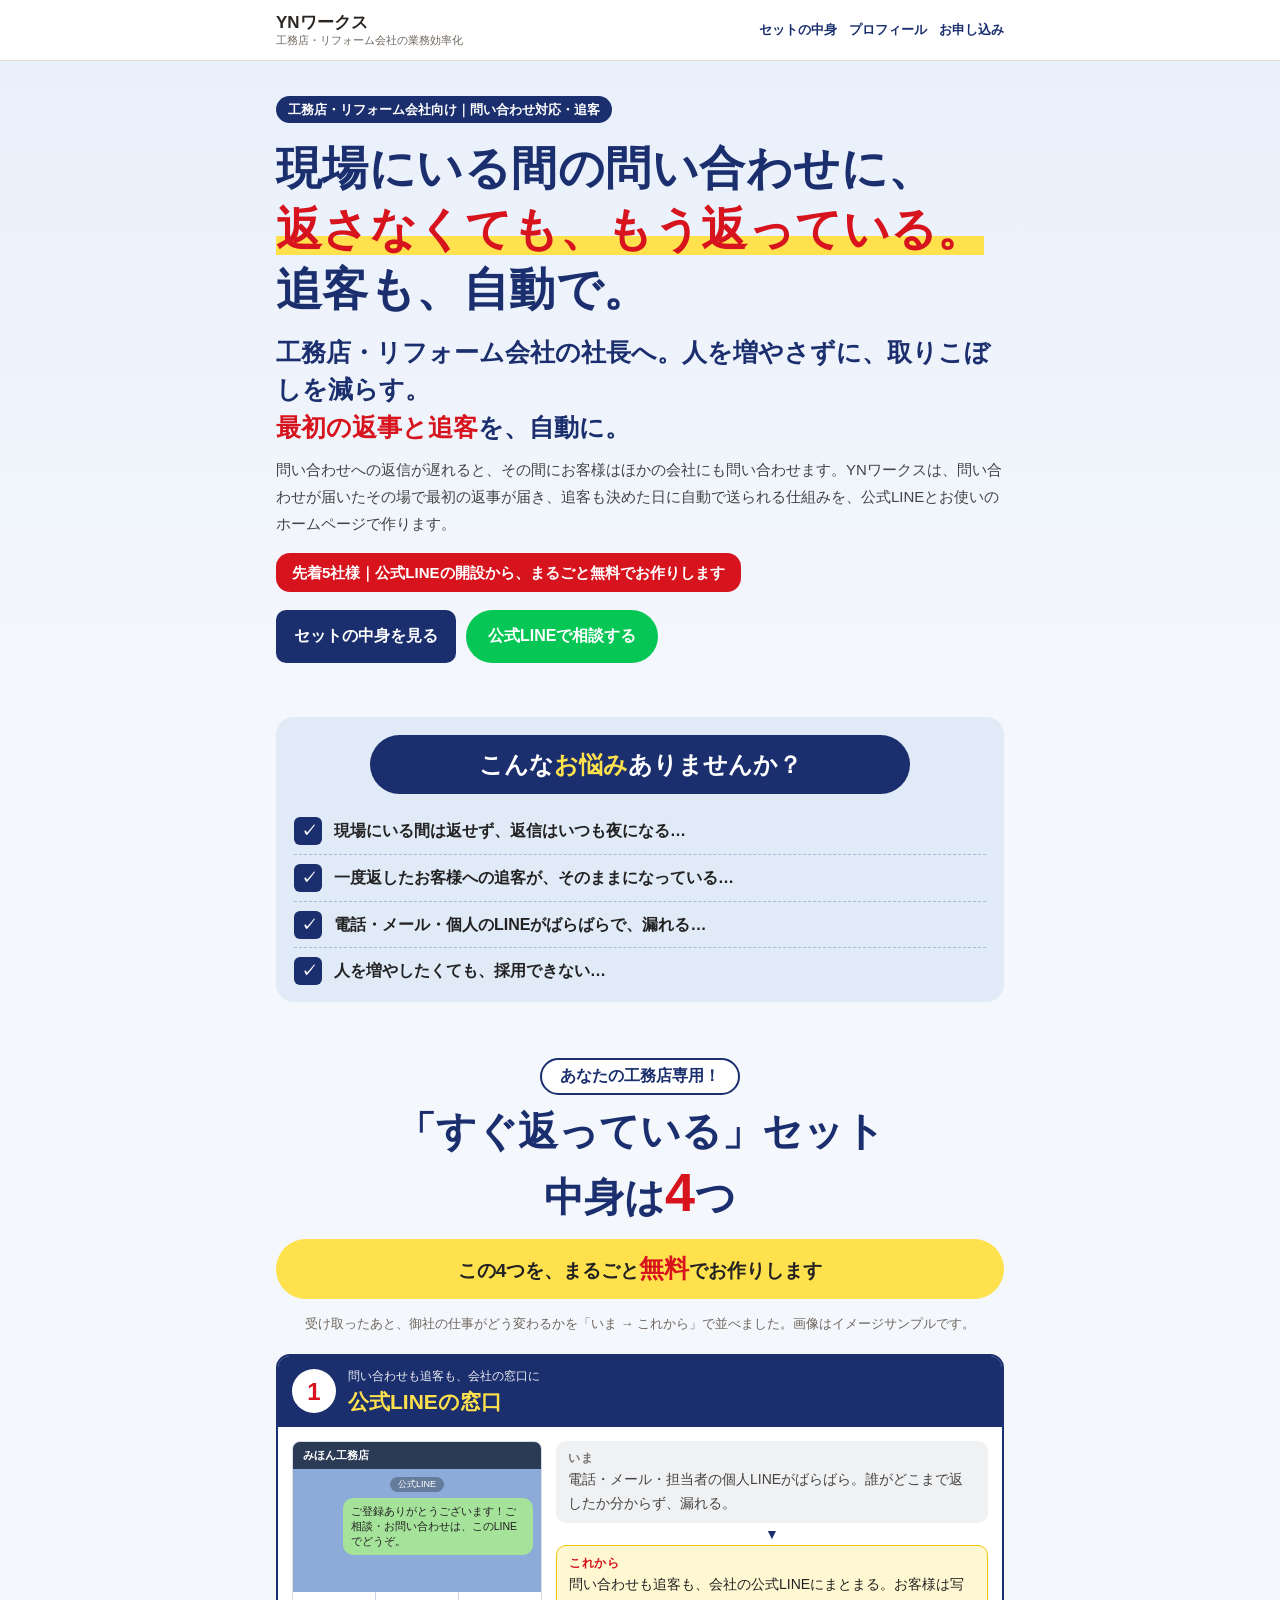
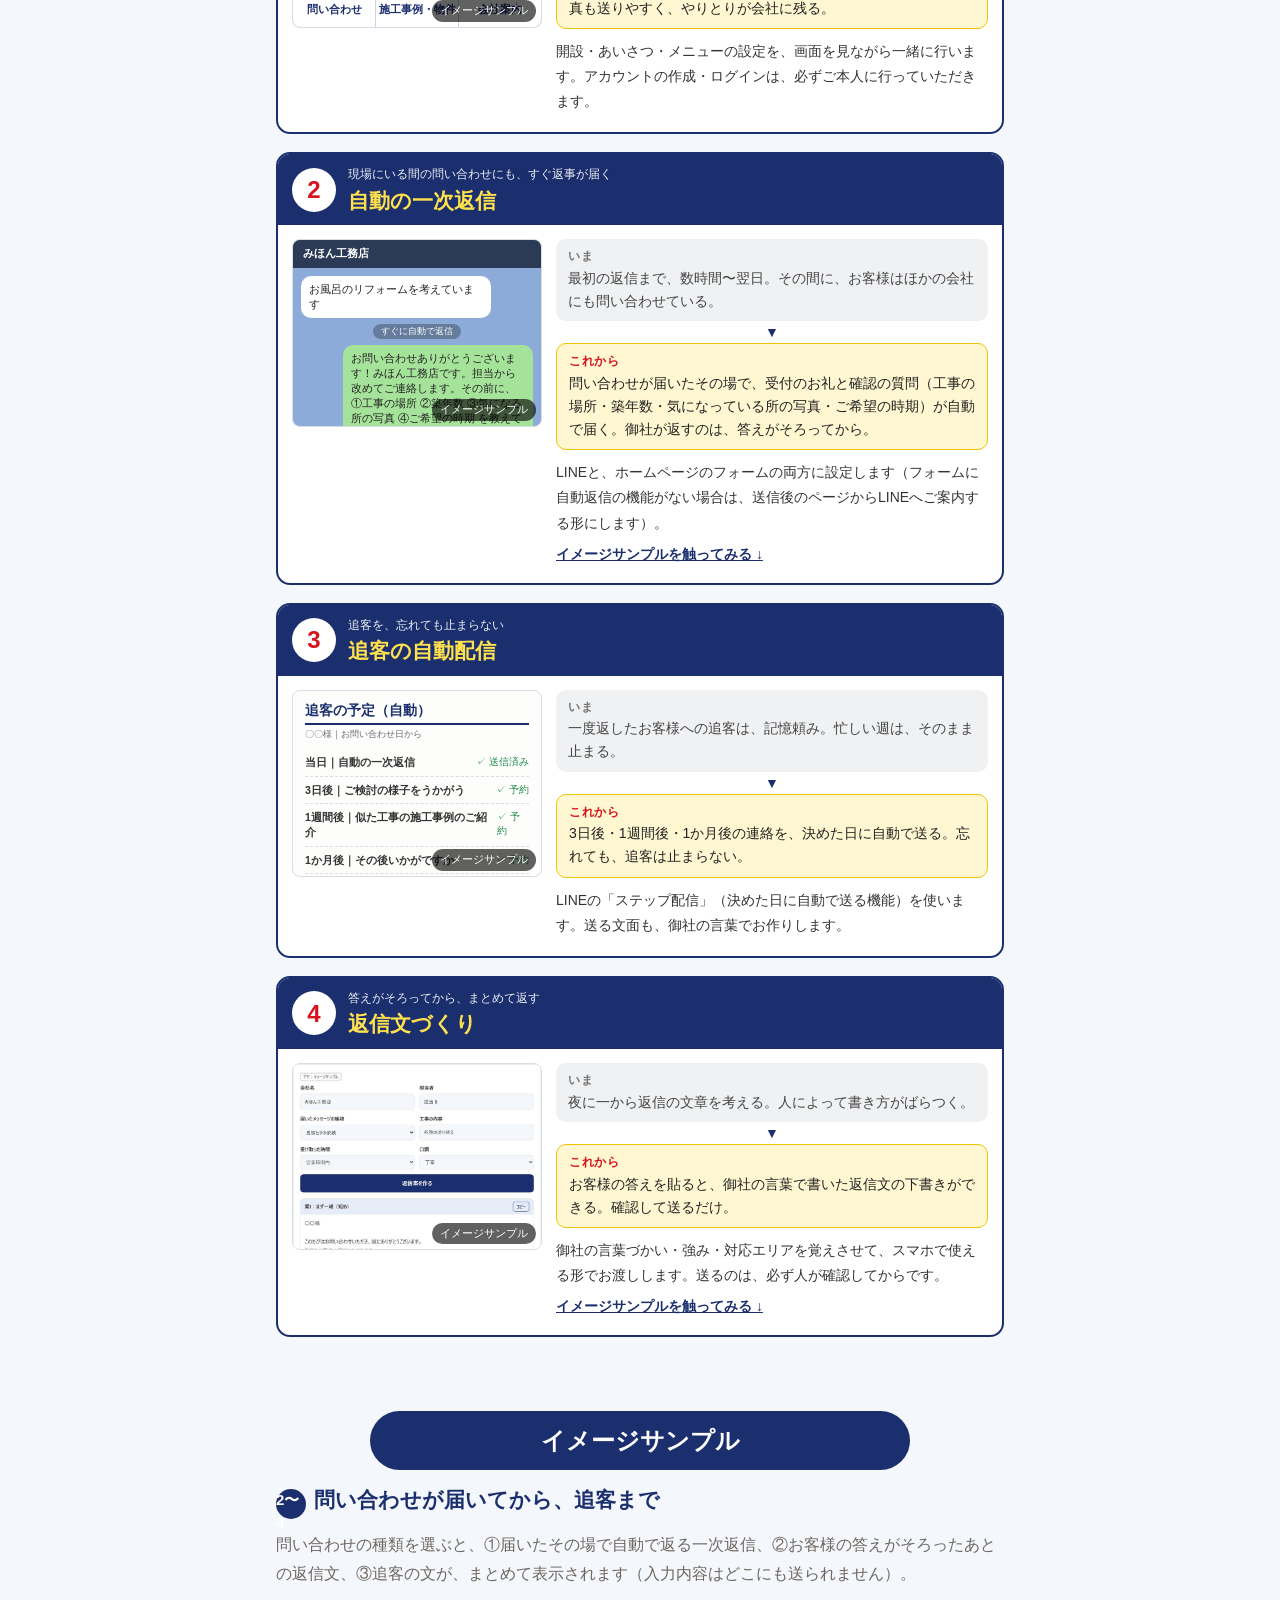
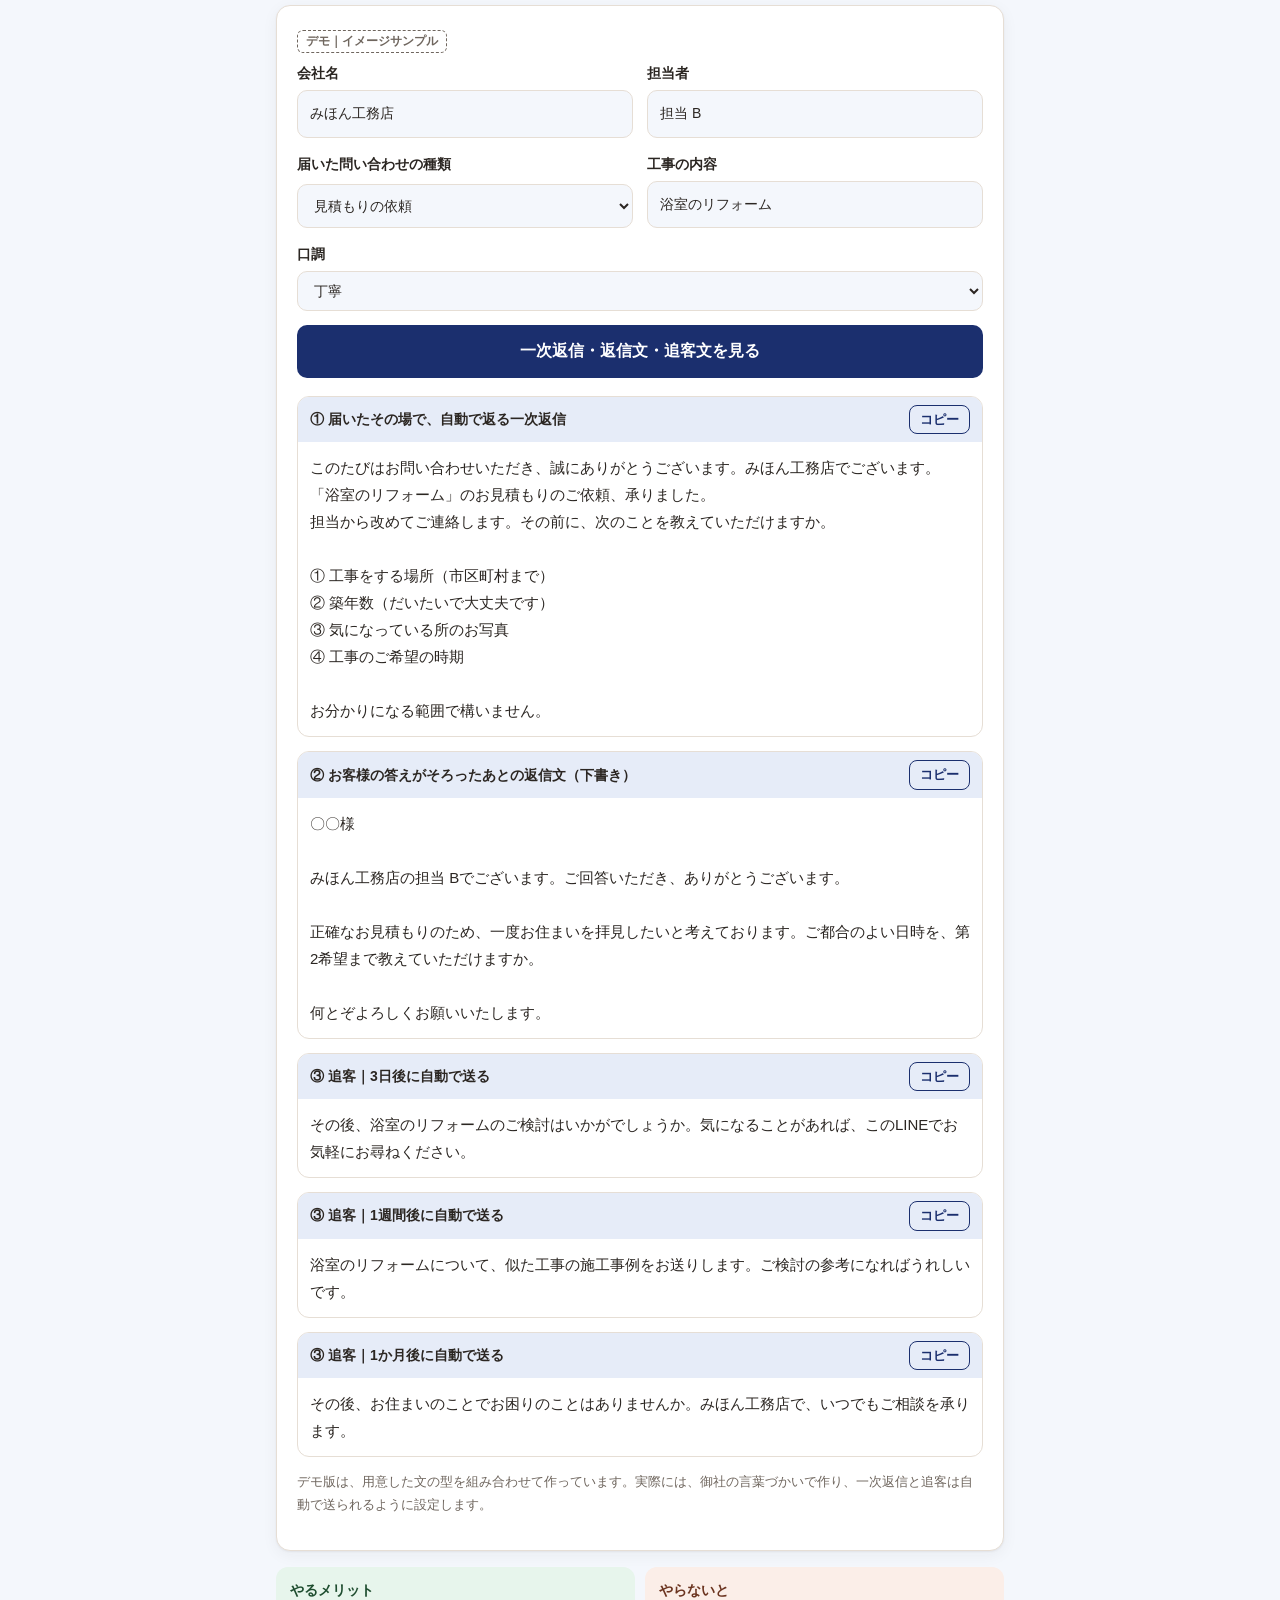
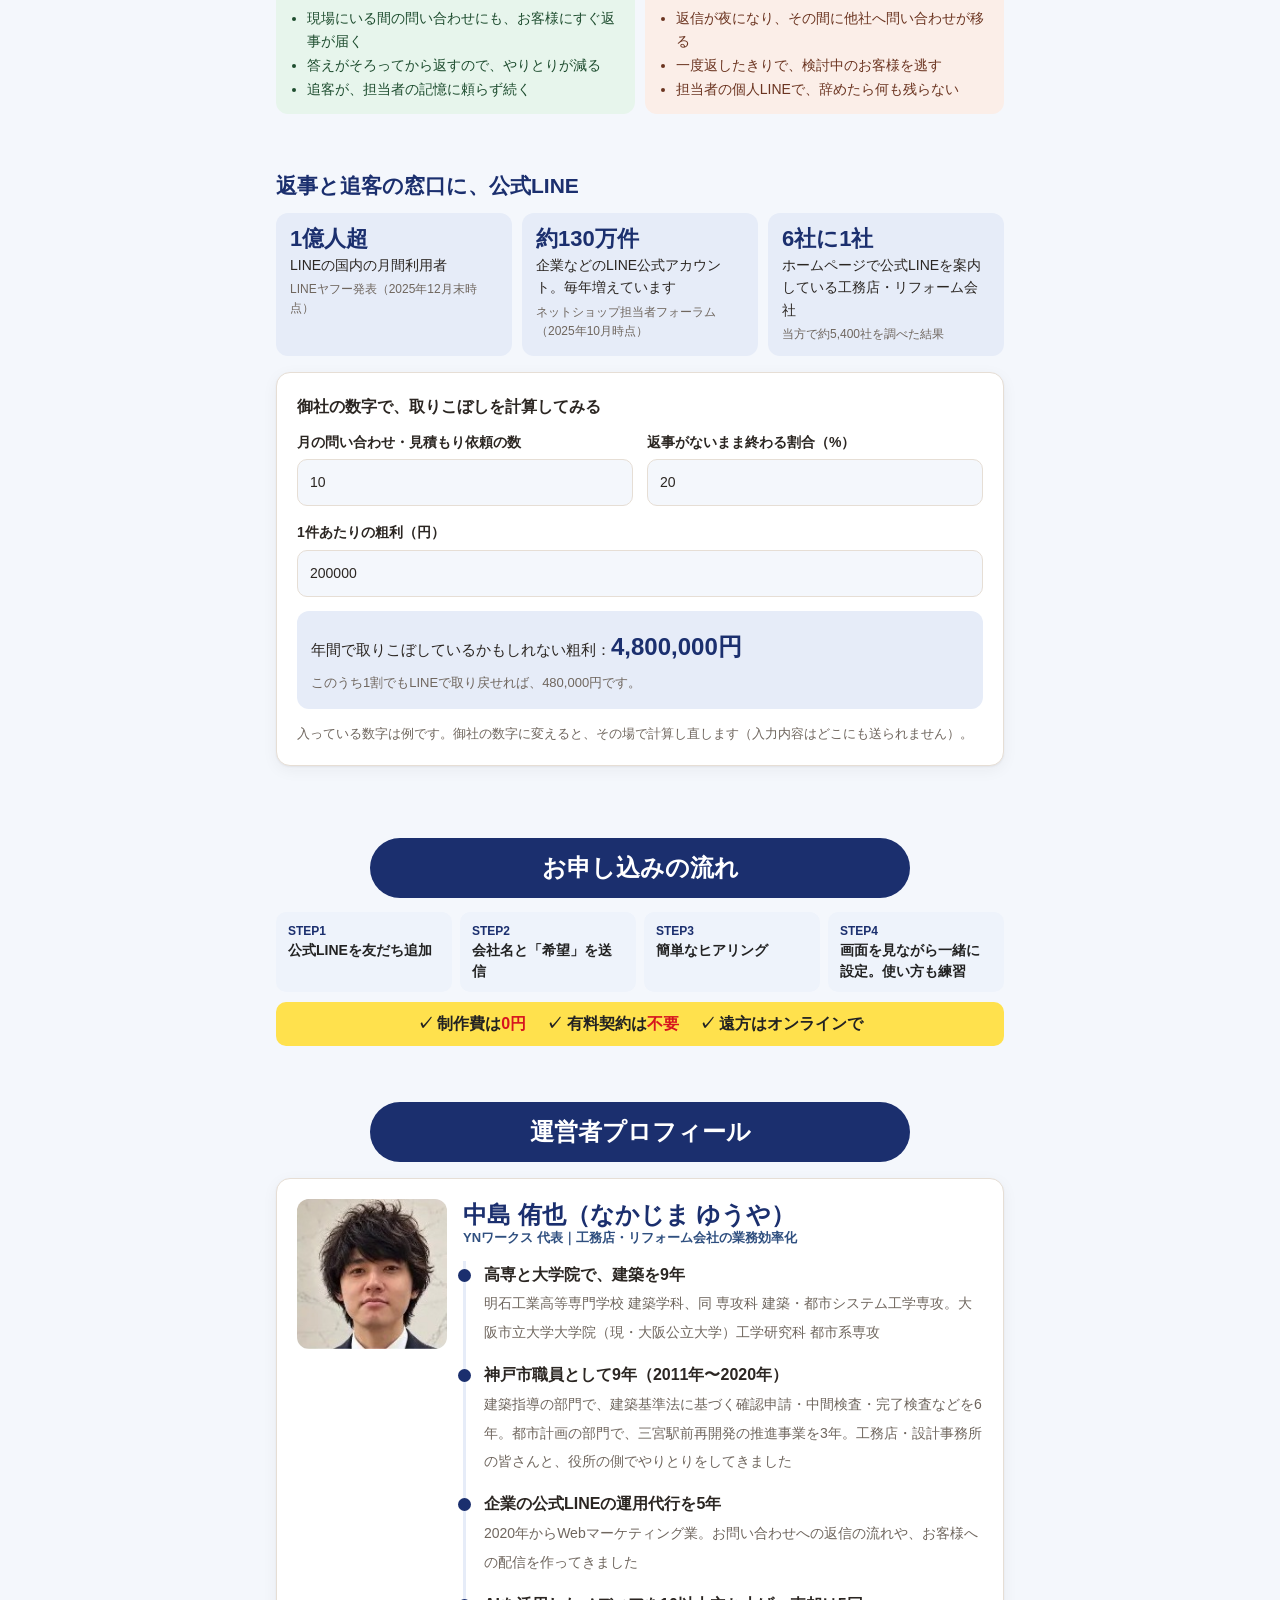
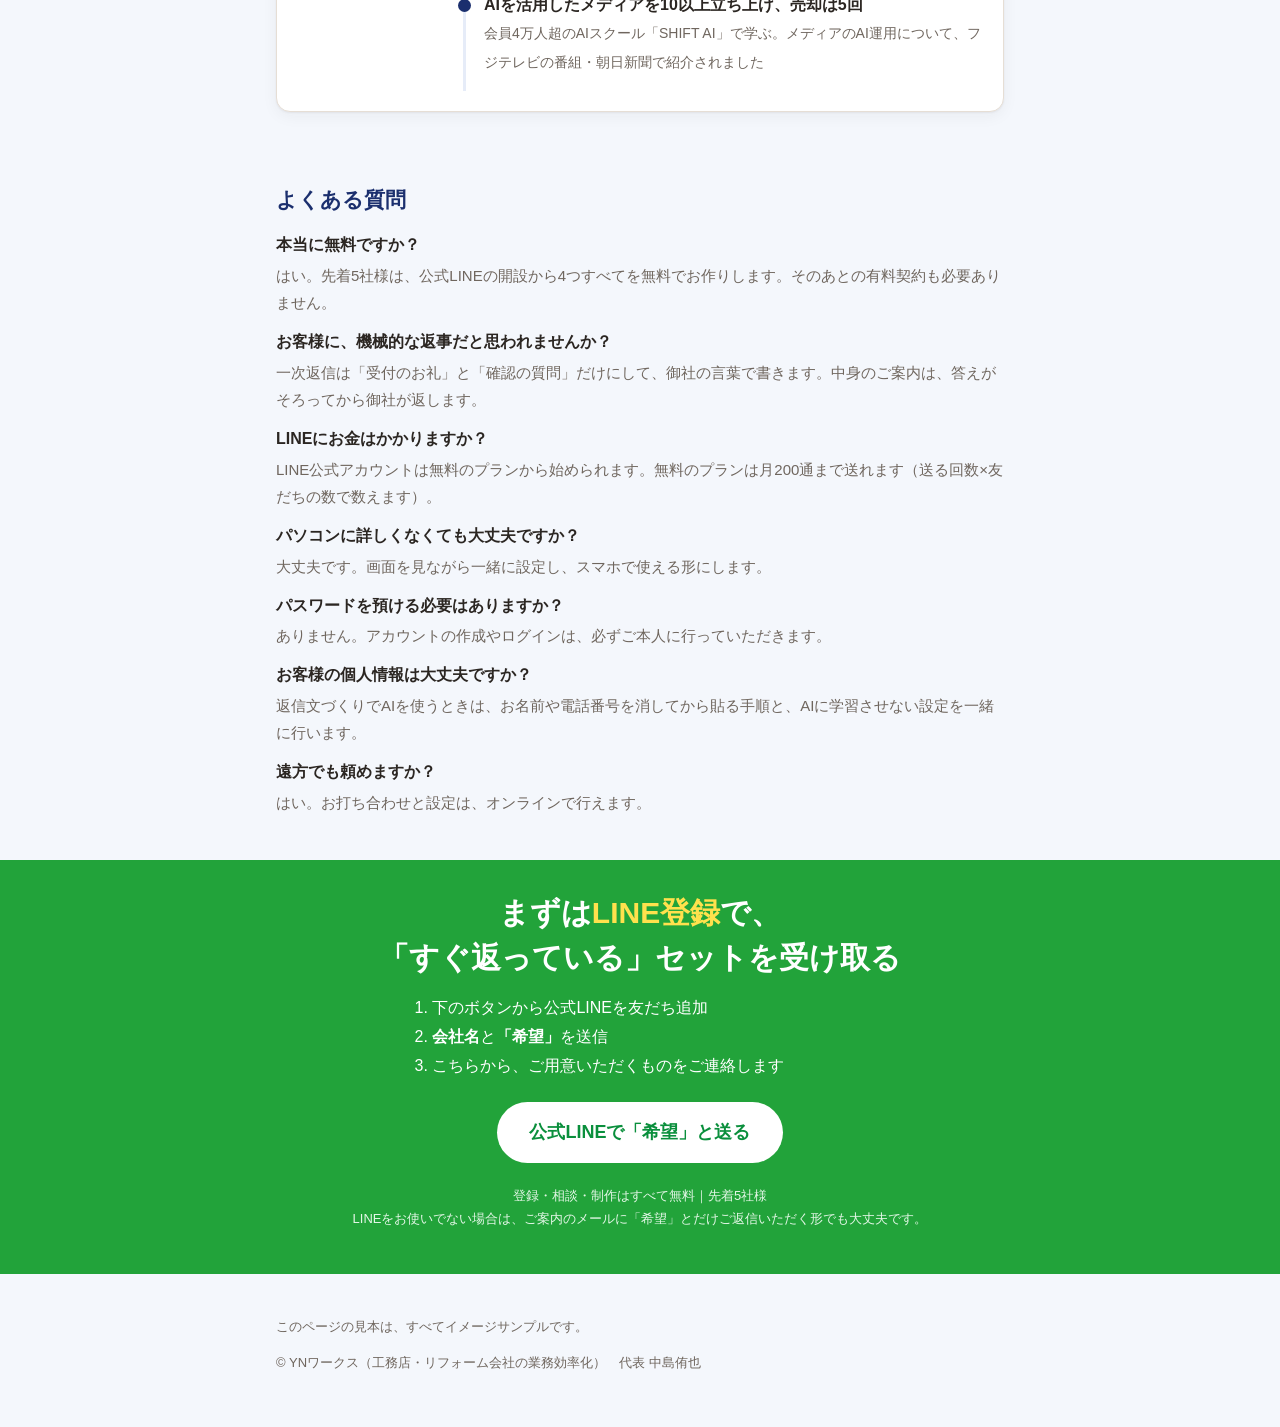
<file: koumuten.html>
<!doctype html>
<html lang="ja" data-theme="light">
<head>
<meta charset="utf-8">
<meta name="viewport" content="width=device-width, initial-scale=1">
<title>問い合わせに、返さなくても、もう返っている｜工務店・リフォーム会社向け｜YNワークス</title>
<meta name="description" content="現場にいる間の問い合わせに、返さなくても、もう返っている。追客も、自動で。問い合わせが届いたその場で最初の返事が届き、追客も自動で送られる仕組みを、公式LINEの開設からまるごと無料でお作りします（先着5社）。">
<link rel="stylesheet" href="style.css">
</head>
<body class="theme-koumuten lp">

<header class="site">
  <div class="wrap">
    <a class="brand" href="koumuten.html"><b>YNワークス</b><small>工務店・リフォーム会社の業務効率化</small></a>
    <nav><a href="#menu">セットの中身</a><a href="#about">プロフィール</a><a href="#contact">お申し込み</a></nav>
  </div>
</header>

<div class="hero-lp">
  <div class="wrap">
    <span class="eyebrow">工務店・リフォーム会社向け｜問い合わせ対応・追客</span>
    <h1>現場にいる間の問い合わせに、<br><em>返さなくても、もう返っている。</em><br>追客も、自動で。</h1>
    <p class="sub">工務店・リフォーム会社の社長へ。人を増やさずに、取りこぼしを減らす。<br><em>最初の返事と追客</em>を、自動に。</p>
    <p class="intro">問い合わせへの返信が遅れると、その間にお客様はほかの会社にも問い合わせます。YNワークスは、問い合わせが届いたその場で最初の返事が届き、追客も決めた日に自動で送られる仕組みを、公式LINEとお使いのホームページで作ります。</p>
    <span class="offer">先着5社様｜公式LINEの開設から、まるごと無料でお作りします</span>
    <div class="hero-btns">
      <a class="btn" href="#menu">セットの中身を見る</a>
      <a class="btn-line" href="https://lin.ee/818Gp0w" target="_blank" rel="noopener">公式LINEで相談する</a>
    </div>
  </div>
</div>

<section>
  <div class="wrap">
    <div class="pains-lp">
      <span class="pill-title">こんな<em>お悩み</em>ありませんか？</span>
      <ul><li>現場にいる間は返せず、返信はいつも夜になる…</li><li>一度返したお客様への追客が、そのままになっている…</li><li>電話・メール・個人のLINEがばらばらで、漏れる…</li><li>人を増やしたくても、採用できない…</li></ul>
    </div>
  </div>
</section>

<section id="menu">
  <div class="wrap">
    <div class="prog-head">
      <span class="tag">あなたの工務店専用！</span>
      <h2 class="big">「すぐ返っている」セット<br>中身は<em>4</em>つ</h2>
      <p class="yellow-band">この4つを、まるごと<em>無料</em>でお作りします</p>
      <p class="note">受け取ったあと、御社の仕事がどう変わるかを「いま → これから」で並べました。画像はイメージサンプルです。</p>
    </div>

    <article class="prog">
      <header><span class="n">1</span><div><small>問い合わせも追客も、会社の窓口に</small><b>公式LINEの窓口</b></div></header>
      <div class="body">
        <figure><div class="mock mock-line"><div class="top">みほん工務店</div><div class="msgs"><small>公式LINE</small><p class="out">ご登録ありがとうございます！ご相談・お問い合わせは、このLINEでどうぞ。</p></div><div class="rich"><span>問い合わせ</span><span>施工事例・物件</span><span>会社案内</span></div></div><figcaption>イメージサンプル</figcaption></figure>
        <div>
          <div class="ba">
            <div class="before"><b>いま</b>電話・メール・担当者の個人LINEがばらばら。誰がどこまで返したか分からず、漏れる。</div>
            <div class="arrow">▼</div>
            <div class="after"><b>これから</b>問い合わせも追客も、会社の公式LINEにまとまる。お客様は写真も送りやすく、やりとりが会社に残る。</div>
          </div>
          <p class="desc">開設・あいさつ・メニューの設定を、画面を見ながら一緒に行います。アカウントの作成・ログインは、必ずご本人に行っていただきます。</p>
        </div>
      </div>
    </article>

    <article class="prog">
      <header><span class="n">2</span><div><small>現場にいる間の問い合わせにも、すぐ返事が届く</small><b>自動の一次返信</b></div></header>
      <div class="body">
        <figure><a href="#s1"><div class="mock mock-line"><div class="top">みほん工務店</div><div class="msgs"><p class="in">お風呂のリフォームを考えています</p><small>すぐに自動で返信</small><p class="out">お問い合わせありがとうございます！みほん工務店です。担当から改めてご連絡します。その前に、①工事の場所 ②築年数 ③気になる所の写真 ④ご希望の時期 を教えてください。</p></div></div></a><figcaption>イメージサンプル</figcaption></figure>
        <div>
          <div class="ba">
            <div class="before"><b>いま</b>最初の返信まで、数時間〜翌日。その間に、お客様はほかの会社にも問い合わせている。</div>
            <div class="arrow">▼</div>
            <div class="after"><b>これから</b>問い合わせが届いたその場で、受付のお礼と確認の質問（工事の場所・築年数・気になっている所の写真・ご希望の時期）が自動で届く。御社が返すのは、答えがそろってから。</div>
          </div>
          <p class="desc">LINEと、ホームページのフォームの両方に設定します（フォームに自動返信の機能がない場合は、送信後のページからLINEへご案内する形にします）。</p>
          <a class="more" href="#s1">イメージサンプルを触ってみる ↓</a>
        </div>
      </div>
    </article>

    <article class="prog">
      <header><span class="n">3</span><div><small>追客を、忘れても止まらない</small><b>追客の自動配信</b></div></header>
      <div class="body">
        <figure><div class="mock mock-doc"><b>追客の予定（自動）</b><small>〇〇様｜お問い合わせ日から</small><ul class="rows"><li>当日｜自動の一次返信<em>✓ 送信済み</em></li><li>3日後｜ご検討の様子をうかがう<em>✓ 予約</em></li><li>1週間後｜似た工事の施工事例のご紹介<em>✓ 予約</em></li><li>1か月後｜その後いかがですか<em>✓ 予約</em></li></ul></div><figcaption>イメージサンプル</figcaption></figure>
        <div>
          <div class="ba">
            <div class="before"><b>いま</b>一度返したお客様への追客は、記憶頼み。忙しい週は、そのまま止まる。</div>
            <div class="arrow">▼</div>
            <div class="after"><b>これから</b>3日後・1週間後・1か月後の連絡を、決めた日に自動で送る。忘れても、追客は止まらない。</div>
          </div>
          <p class="desc">LINEの「ステップ配信」（決めた日に自動で送る機能）を使います。送る文面も、御社の言葉でお作りします。</p>
        </div>
      </div>
    </article>

    <article class="prog">
      <header><span class="n">4</span><div><small>答えがそろってから、まとめて返す</small><b>返信文づくり</b></div></header>
      <div class="body">
        <figure><a href="#s1"><img src="g-k1-ai-reply.jpg" alt="返信文を作るツールのイメージサンプル" loading="lazy"></a><figcaption>イメージサンプル</figcaption></figure>
        <div>
          <div class="ba">
            <div class="before"><b>いま</b>夜に一から返信の文章を考える。人によって書き方がばらつく。</div>
            <div class="arrow">▼</div>
            <div class="after"><b>これから</b>お客様の答えを貼ると、御社の言葉で書いた返信文の下書きができる。確認して送るだけ。</div>
          </div>
          <p class="desc">御社の言葉づかい・強み・対応エリアを覚えさせて、スマホで使える形でお渡しします。送るのは、必ず人が確認してからです。</p>
          <a class="more" href="#s1">イメージサンプルを触ってみる ↓</a>
        </div>
      </div>
    </article>
  </div>
</section>

<section id="s1">
  <div class="wrap">
    <span class="pill-title">イメージサンプル</span>
    <h2><span class="num">2〜4</span>問い合わせが届いてから、追客まで</h2>
    <p class="lead">問い合わせの種類を選ぶと、①届いたその場で自動で返る一次返信、②お客様の答えがそろったあとの返信文、③追客の文が、まとめて表示されます（入力内容はどこにも送られません）。</p>
    <div class="card">
      <span class="sample-badge">デモ｜イメージサンプル</span>
      <form class="form" id="autoForm" data-ind="koumuten">
        <div class="row">
          <label>会社名<input id="au-company" value="みほん工務店"></label>
          <label>担当者<input id="au-staff" value="担当 B"></label>
        </div>
        <div class="row">
          <label>届いた問い合わせの種類<select id="au-type"></select></label>
          <label id="au-item-label">内容<input id="au-item"></label>
        </div>
        <label>口調
          <select id="au-tone">
            <option value="polite">丁寧</option>
            <option value="soft">やわらかめ</option>
          </select>
        </label>
        <button class="primary" type="submit">一次返信・返信文・追客文を見る</button>
      </form>
      <div class="output" id="autoOut"></div>
      <p class="note">デモ版は、用意した文の型を組み合わせて作っています。実際には、御社の言葉づかいで作り、一次返信と追客は自動で送られるように設定します。</p>
    </div>
    <div class="merit">
      <div class="plus"><b>やるメリット</b><ul><li>現場にいる間の問い合わせにも、お客様にすぐ返事が届く</li><li>答えがそろってから返すので、やりとりが減る</li><li>追客が、担当者の記憶に頼らず続く</li></ul></div>
      <div class="minus"><b>やらないと</b><ul><li>返信が夜になり、その間に他社へ問い合わせが移る</li><li>一度返したきりで、検討中のお客様を逃す</li><li>担当者の個人LINEで、辞めたら何も残らない</li></ul></div>
    </div>
  </div>
</section>

<section id="line">
  <div class="wrap">
    <h2>返事と追客の窓口に、公式LINE</h2>
    <ul class="facts">
      <li><strong>1億人超</strong>LINEの国内の月間利用者<small>LINEヤフー発表（2025年12月末時点）</small></li>
      <li><strong>約130万件</strong>企業などのLINE公式アカウント。毎年増えています<small>ネットショップ担当者フォーラム（2025年10月時点）</small></li>
      <li><strong>6社に1社</strong>ホームページで公式LINEを案内している工務店・リフォーム会社<small>当方で約5,400社を調べた結果</small></li>
    </ul>
    <div class="card">
      <h3 style="margin:0 0 8px;font-size:16px">御社の数字で、取りこぼしを計算してみる</h3>
      <form class="form" id="lossForm">
        <div class="row">
          <label>月の問い合わせ・見積もり依頼の数<input id="lc-count" type="number" min="0" value="10"></label>
          <label>返事がないまま終わる割合（%）<input id="lc-rate" type="number" min="0" max="100" value="20"></label>
        </div>
        <label>1件あたりの粗利（円）<input id="lc-profit" type="number" min="0" step="10000" value="200000"></label>
      </form>
      <div class="calc-result" id="lossOut"></div>
      <p class="note" style="margin-bottom:0">入っている数字は例です。御社の数字に変えると、その場で計算し直します（入力内容はどこにも送られません）。</p>
    </div>
  </div>
</section>

<section id="flow">
  <div class="wrap">
    <span class="pill-title">お申し込みの流れ</span>
    <ol class="steps4">
      <li><span>STEP1</span>公式LINEを友だち追加</li>
      <li><span>STEP2</span>会社名と「希望」を送信</li>
      <li><span>STEP3</span>簡単なヒアリング</li>
      <li><span>STEP4</span>画面を見ながら一緒に設定。使い方も練習</li>
    </ol>
    <div class="checks-band"><span>✓ 制作費は<em>0円</em></span><span>✓ 有料契約は<em>不要</em></span><span>✓ 遠方はオンラインで</span></div>
  </div>
</section>

<section id="about">
  <div class="wrap">
    <span class="pill-title">運営者プロフィール</span>
    <div class="card prof-lp">
      <img src="profile.jpg" alt="YNワークス 代表 中島侑也">
      <div>
        <div class="nm">中島 侑也（なかじま ゆうや）<small>YNワークス 代表｜工務店・リフォーム会社の業務効率化</small></div>
        <ol class="timeline" style="margin-top:14px">
          <li><b>高専と大学院で、建築を9年</b><span>明石工業高等専門学校 建築学科、同 専攻科 建築・都市システム工学専攻。大阪市立大学大学院（現・大阪公立大学）工学研究科 都市系専攻</span></li>
          <li><b>神戸市職員として9年（2011年〜2020年）</b><span>建築指導の部門で、建築基準法に基づく確認申請・中間検査・完了検査などを6年。都市計画の部門で、三宮駅前再開発の推進事業を3年。工務店・設計事務所の皆さんと、役所の側でやりとりをしてきました</span></li>
          <li><b>企業の公式LINEの運用代行を5年</b><span>2020年からWebマーケティング業。お問い合わせへの返信の流れや、お客様への配信を作ってきました</span></li>
          <li><b>AIを活用したメディアを10以上立ち上げ、売却は5回</b><span>会員4万人超のAIスクール「SHIFT AI」で学ぶ。メディアのAI運用について、フジテレビの番組・朝日新聞で紹介されました</span></li>
        </ol>
      </div>
    </div>
  </div>
</section>

<section>
  <div class="wrap">
    <h2>よくある質問</h2>
    <dl class="faq">
      <dt>本当に無料ですか？</dt>
      <dd>はい。先着5社様は、公式LINEの開設から4つすべてを無料でお作りします。そのあとの有料契約も必要ありません。</dd>
      <dt>お客様に、機械的な返事だと思われませんか？</dt>
      <dd>一次返信は「受付のお礼」と「確認の質問」だけにして、御社の言葉で書きます。中身のご案内は、答えがそろってから御社が返します。</dd>
      <dt>LINEにお金はかかりますか？</dt>
      <dd>LINE公式アカウントは無料のプランから始められます。無料のプランは月200通まで送れます（送る回数×友だちの数で数えます）。</dd>
      <dt>パソコンに詳しくなくても大丈夫ですか？</dt>
      <dd>大丈夫です。画面を見ながら一緒に設定し、スマホで使える形にします。</dd>
      <dt>パスワードを預ける必要はありますか？</dt>
      <dd>ありません。アカウントの作成やログインは、必ずご本人に行っていただきます。</dd>
      <dt>お客様の個人情報は大丈夫ですか？</dt>
      <dd>返信文づくりでAIを使うときは、お名前や電話番号を消してから貼る手順と、AIに学習させない設定を一緒に行います。</dd>
      <dt>遠方でも頼めますか？</dt>
      <dd>はい。お打ち合わせと設定は、オンラインで行えます。</dd>
    </dl>
  </div>
</section>

<section class="cta-lp" id="contact">
  <div class="wrap">
    <h2>まずは<em>LINE登録</em>で、<br>「すぐ返っている」セットを受け取る</h2>
    <ol class="steps">
      <li>下のボタンから公式LINEを友だち追加</li>
      <li><b>会社名</b>と<b>「希望」</b>を送信</li>
      <li>こちらから、ご用意いただくものをご連絡します</li>
    </ol>
    <a class="btn-line" href="https://lin.ee/818Gp0w" target="_blank" rel="noopener">公式LINEで「希望」と送る</a>
    <p class="note">登録・相談・制作はすべて無料｜先着5社様<br>LINEをお使いでない場合は、ご案内のメールに「希望」とだけご返信いただく形でも大丈夫です。</p>
  </div>
</section>

<footer class="site">
  <div class="wrap">
    <p>このページの見本は、すべてイメージサンプルです。</p>
    <p>© YNワークス（工務店・リフォーム会社の業務効率化）　代表 中島侑也</p>
  </div>
</footer>

<div class="toast" id="toast">コピーしました</div>
<script src="common.js"></script>
<script src="auto.js"></script>
</body>
</html>
</file>
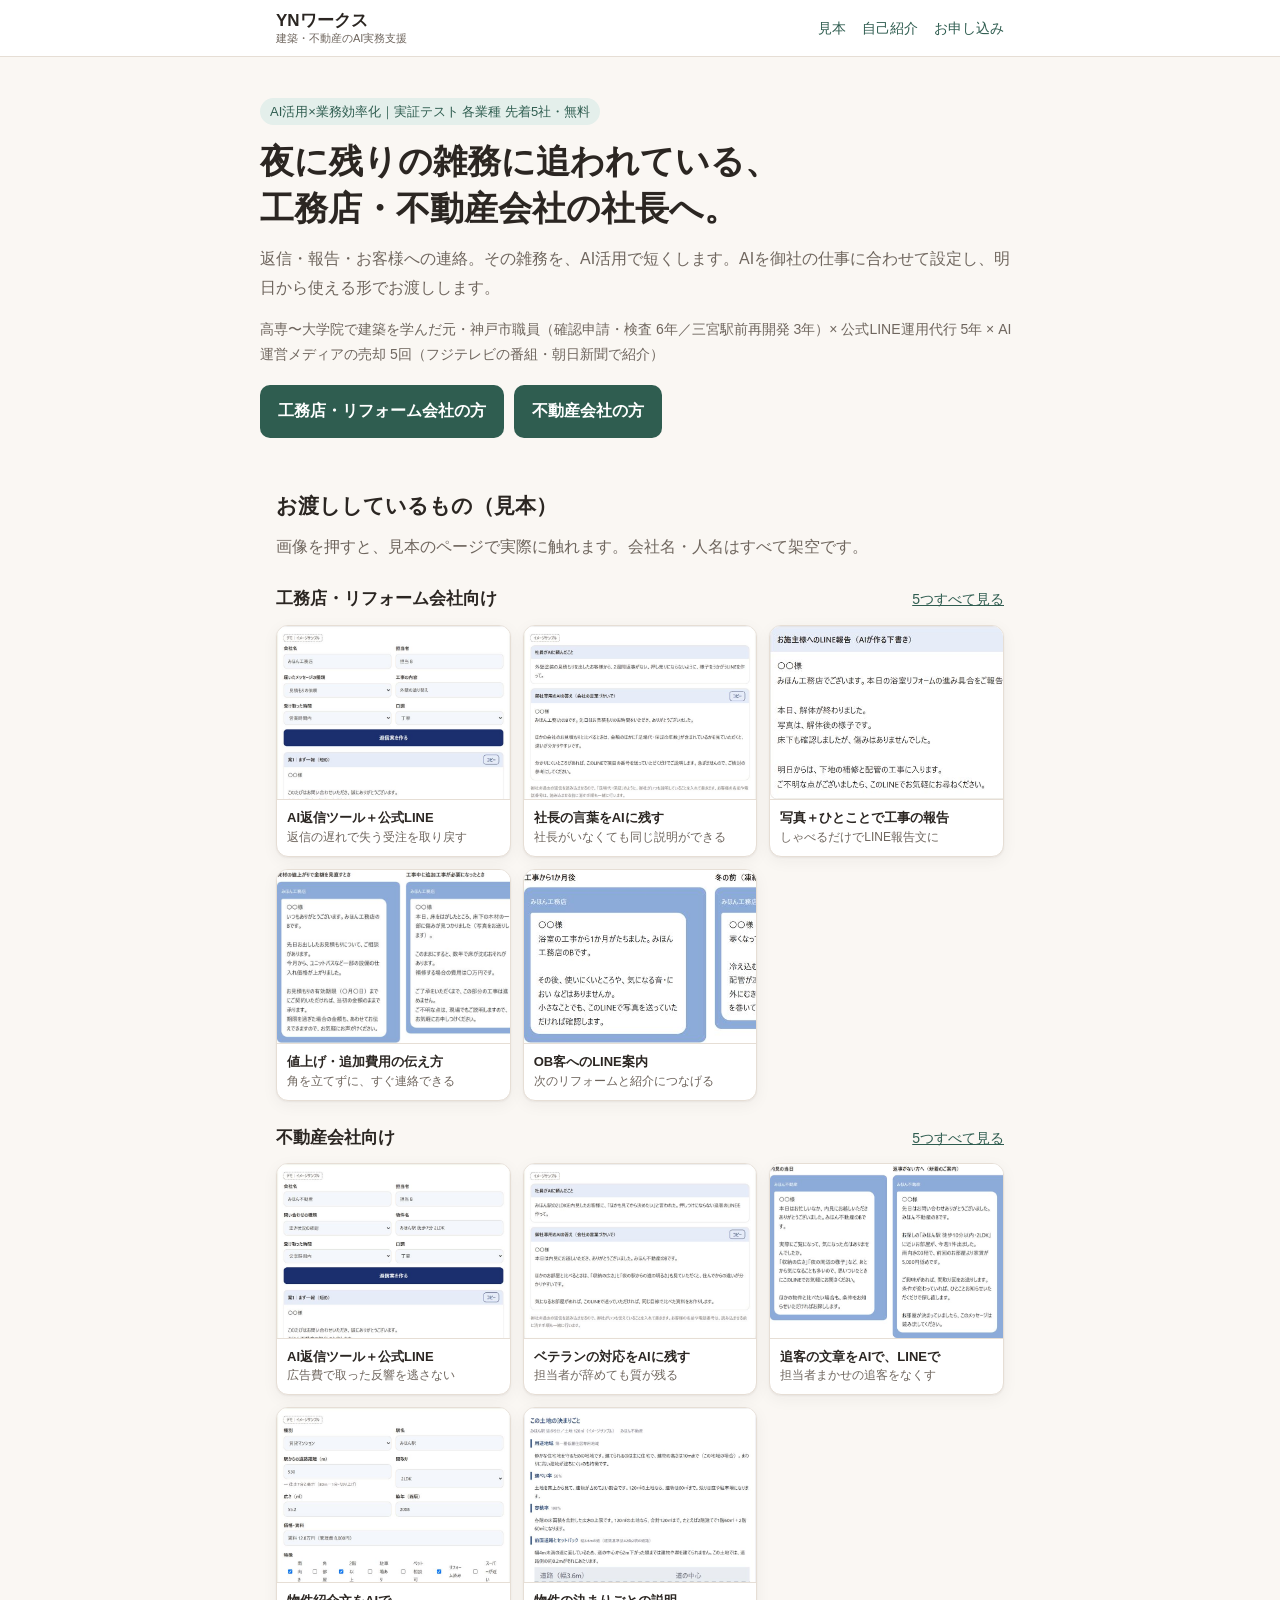
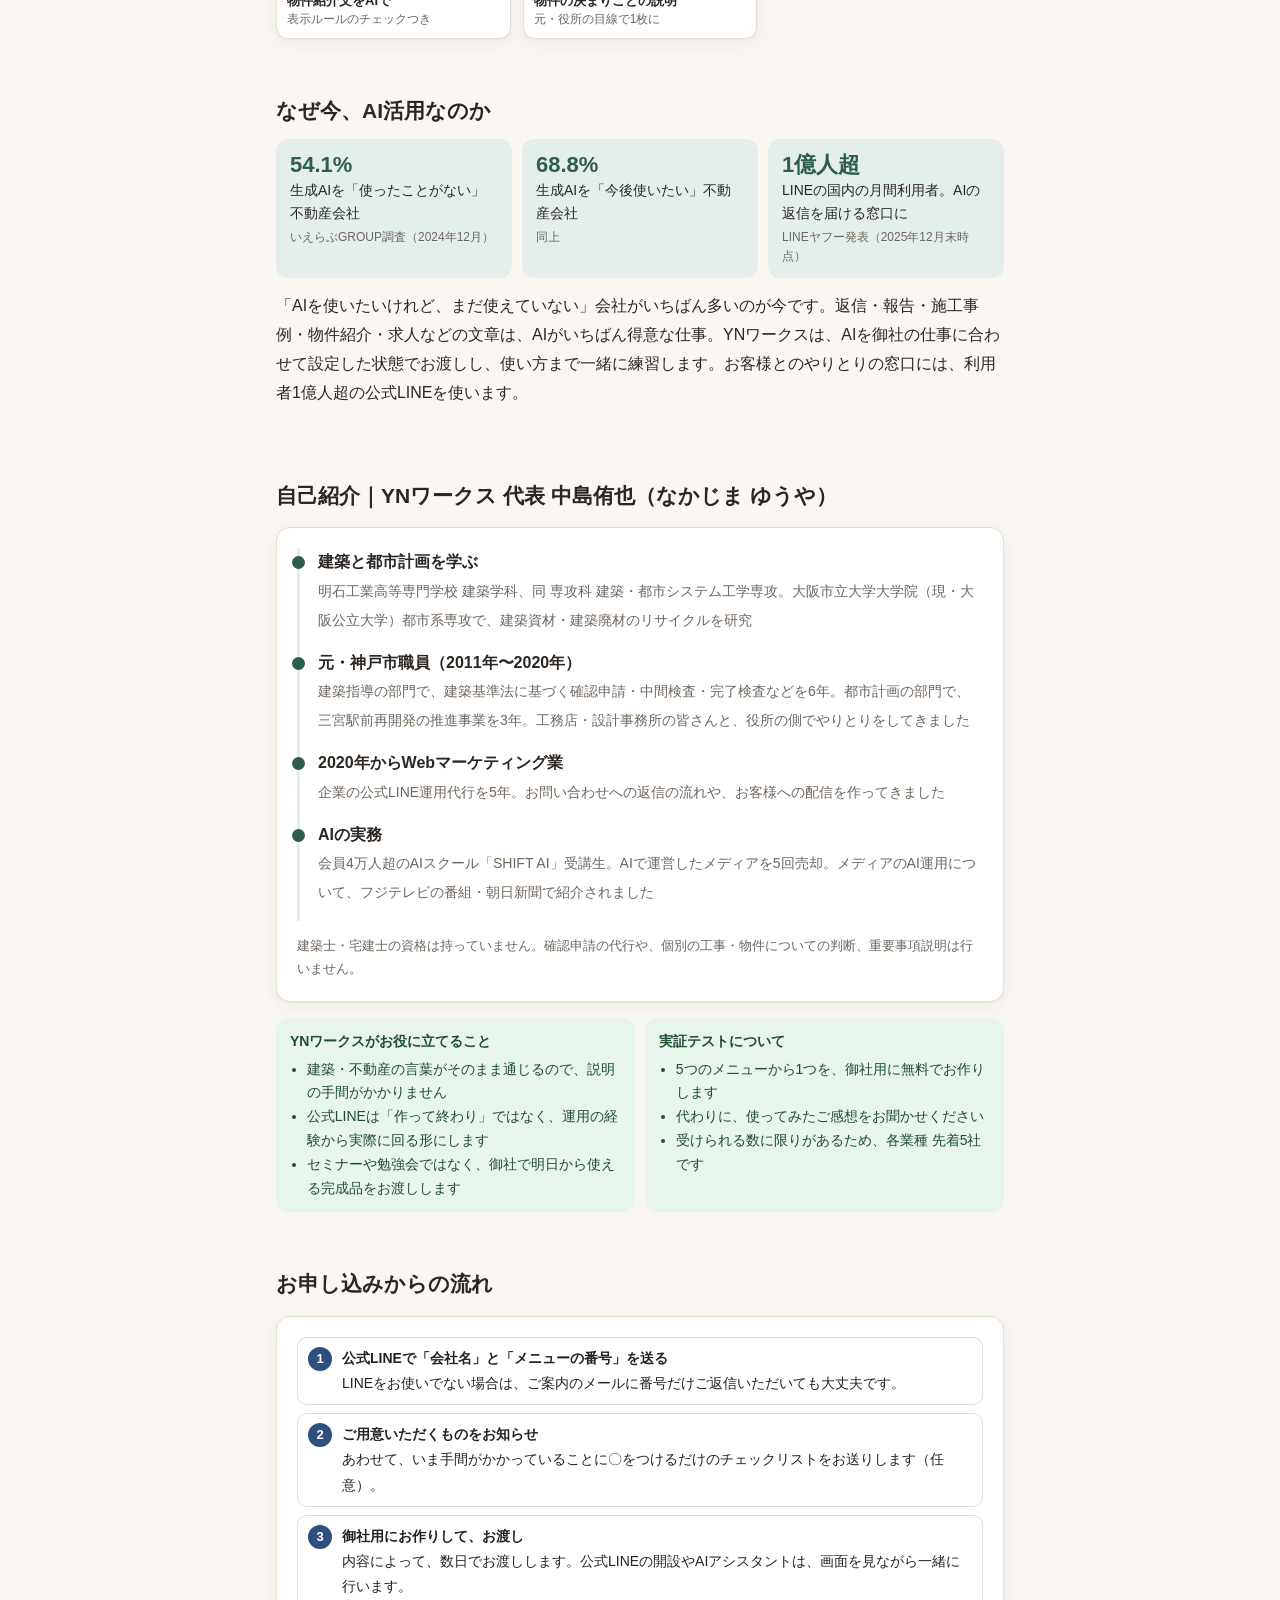
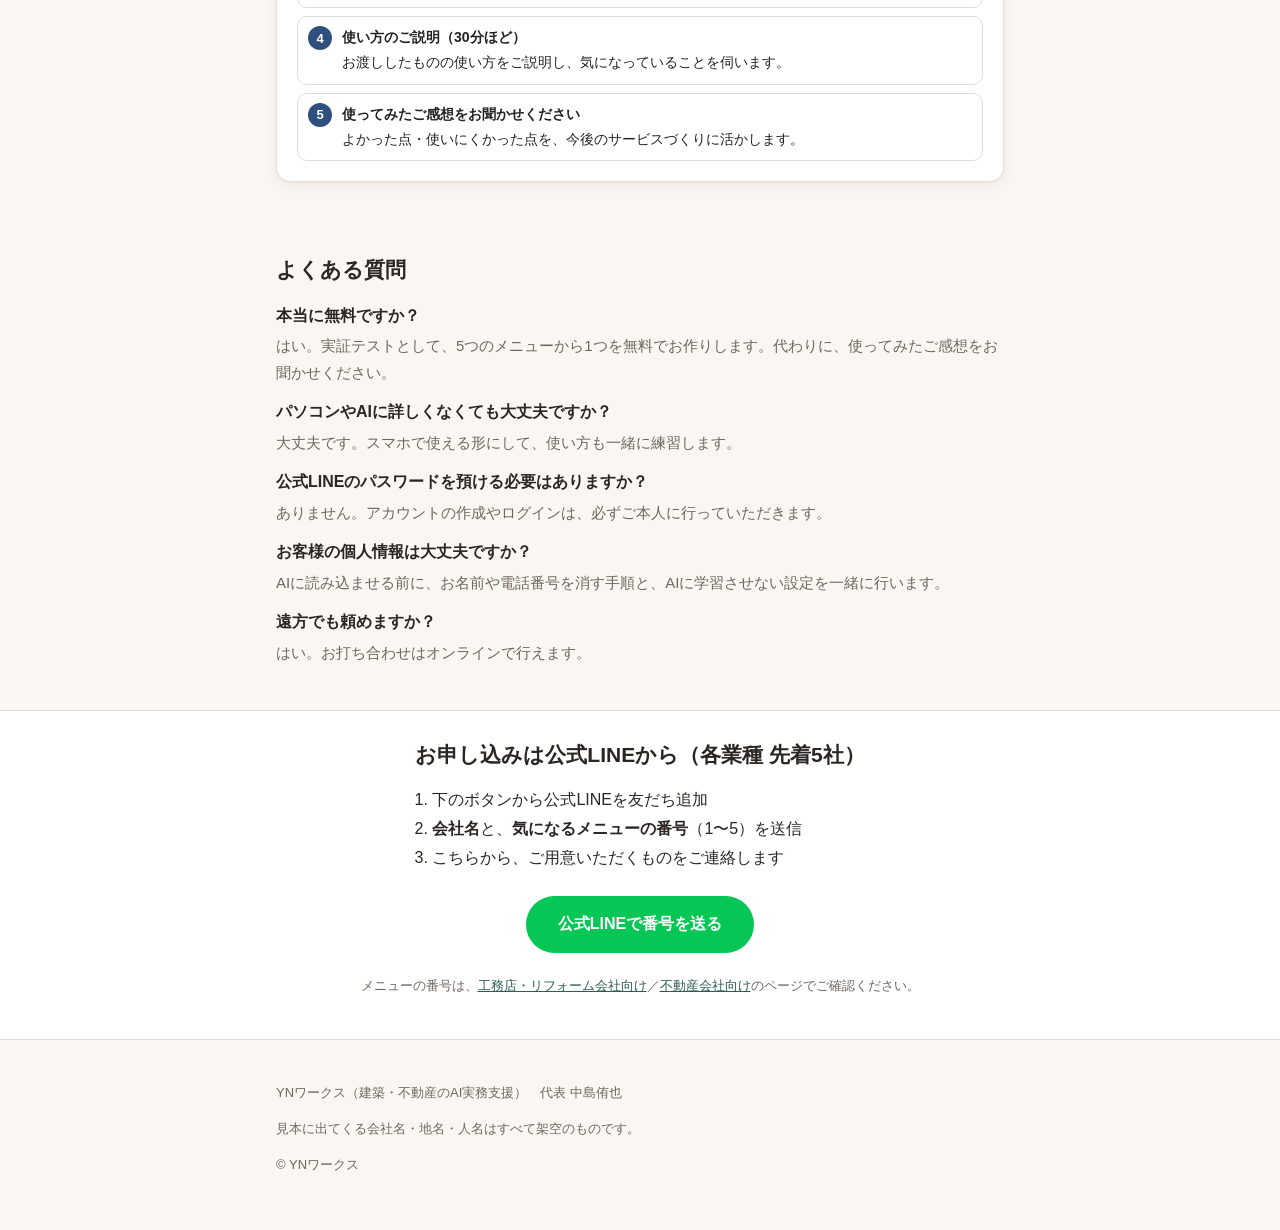
<file: ynworks.html>
<!doctype html>
<html lang="ja">
<head>
<meta charset="utf-8">
<meta name="viewport" content="width=device-width, initial-scale=1">
<title>YNワークス｜建築・不動産のAI実務支援</title>
<meta name="description" content="工務店・リフォーム会社、不動産会社向けに、公式LINEとAIで連絡・報告・発信の手間を減らすYNワークス（代表 中島侑也）。元・神戸市役所の建築指導・都市計画の経験と、公式LINE運用5年の実務で支援します。">
<link rel="stylesheet" href="style.css">
</head>
<body class="theme-yn">

<header class="site">
  <div class="wrap">
    <a class="brand" href="ynworks.html"><b>YNワークス</b><small>建築・不動産のAI実務支援</small></a>
    <nav><a href="#works">見本</a>　<a href="#about">自己紹介</a>　<a href="#contact">お申し込み</a></nav>
  </div>
</header>

<div class="wrap hero">
  <span class="eyebrow">AI活用×業務効率化｜実証テスト 各業種 先着5社・無料</span>
  <h1>夜に残りの雑務に追われている、<br>工務店・不動産会社の社長へ。</h1>
  <p>返信・報告・お客様への連絡。その雑務を、AI活用で短くします。AIを御社の仕事に合わせて設定し、明日から使える形でお渡しします。</p>
  <p class="creds">高専〜大学院で建築を学んだ元・神戸市職員（確認申請・検査 6年／三宮駅前再開発 3年）× 公式LINE運用代行 5年 × AI運営メディアの売却 5回（フジテレビの番組・朝日新聞で紹介）</p>
  <div class="hero-btns">
    <a class="btn" href="koumuten.html">工務店・リフォーム会社の方</a>
    <a class="btn" href="fudosan.html">不動産会社の方</a>
  </div>
</div>

<!-- 完成物のギャラリー -->
<section id="works">
  <div class="wrap">
    <h2>お渡ししているもの（見本）</h2>
    <p class="lead">画像を押すと、見本のページで実際に触れます。会社名・人名はすべて架空です。</p>

    <div class="gal-head"><h3>工務店・リフォーム会社向け</h3><a href="koumuten.html">5つすべて見る</a></div>
    <div class="gallery">
      <a href="koumuten.html#s1"><img src="g-k1-ai-reply.jpg" alt="AI返信ツールのデモ画面" loading="lazy"><span>AI返信ツール＋公式LINE<small>返信の遅れで失う受注を取り戻す</small></span></a>
      <a href="koumuten.html#s2"><img src="g-k2-assistant.jpg" alt="御社専用AIアシスタントの見本" loading="lazy"><span>社長の言葉をAIに残す<small>社長がいなくても同じ説明ができる</small></span></a>
      <a href="koumuten.html#s3"><img src="g-k3-report.jpg" alt="お施主様へのLINE報告文の見本" loading="lazy"><span>写真＋ひとことで工事の報告<small>しゃべるだけでLINE報告文に</small></span></a>
      <a href="koumuten.html#s4"><img src="g-k4-neage.jpg" alt="値上げ・追加費用の連絡文の見本" loading="lazy"><span>値上げ・追加費用の伝え方<small>角を立てずに、すぐ連絡できる</small></span></a>
      <a href="koumuten.html#s5"><img src="g-k5-ob.jpg" alt="OB客へのLINE案内の見本" loading="lazy"><span>OB客へのLINE案内<small>次のリフォームと紹介につなげる</small></span></a>
    </div>

    <div class="gal-head"><h3>不動産会社向け</h3><a href="fudosan.html">5つすべて見る</a></div>
    <div class="gallery">
      <a href="fudosan.html#s1"><img src="g-f1-ai-reply.jpg" alt="反響への返信ツールのデモ画面" loading="lazy"><span>AI返信ツール＋公式LINE<small>広告費で取った反響を逃さない</small></span></a>
      <a href="fudosan.html#s2"><img src="g-f2-assistant.jpg" alt="御社専用AIアシスタントの見本" loading="lazy"><span>ベテランの対応をAIに残す<small>担当者が辞めても質が残る</small></span></a>
      <a href="fudosan.html#s3"><img src="g-f3-tsuikyaku.jpg" alt="LINEの追客文の見本" loading="lazy"><span>追客の文章をAIで、LINEで<small>担当者まかせの追客をなくす</small></span></a>
      <a href="fudosan.html#s4"><img src="g-f4-bukken.jpg" alt="物件紹介文を作るデモ" loading="lazy"><span>物件紹介文をAIで<small>表示ルールのチェックつき</small></span></a>
      <a href="fudosan.html#s5"><img src="g-f5-kimarigoto.jpg" alt="物件の決まりごと説明シートの見本" loading="lazy"><span>物件の決まりごとの説明<small>元・役所の目線で1枚に</small></span></a>
    </div>
  </div>
</section>

<!-- 公式LINE -->
<section>
  <div class="wrap">
    <h2>なぜ今、AI活用なのか</h2>
    <ul class="facts">
      <li><strong>54.1%</strong>生成AIを「使ったことがない」不動産会社<small>いえらぶGROUP調査（2024年12月）</small></li>
      <li><strong>68.8%</strong>生成AIを「今後使いたい」不動産会社<small>同上</small></li>
      <li><strong>1億人超</strong>LINEの国内の月間利用者。AIの返信を届ける窓口に<small>LINEヤフー発表（2025年12月末時点）</small></li>
    </ul>
    <p style="margin-top:14px">「AIを使いたいけれど、まだ使えていない」会社がいちばん多いのが今です。返信・報告・施工事例・物件紹介・求人などの文章は、AIがいちばん得意な仕事。YNワークスは、AIを御社の仕事に合わせて設定した状態でお渡しし、使い方まで一緒に練習します。お客様とのやりとりの窓口には、利用者1億人超の公式LINEを使います。</p>
  </div>
</section>

<!-- 自己紹介 -->
<section id="about">
  <div class="wrap">
    <h2>自己紹介｜YNワークス 代表 中島侑也（なかじま ゆうや）</h2>
    <div class="card">
      <ol class="timeline">
        <li><b>建築と都市計画を学ぶ</b><span>明石工業高等専門学校 建築学科、同 専攻科 建築・都市システム工学専攻。大阪市立大学大学院（現・大阪公立大学）都市系専攻で、建築資材・建築廃材のリサイクルを研究</span></li>
        <li><b>元・神戸市職員（2011年〜2020年）</b><span>建築指導の部門で、建築基準法に基づく確認申請・中間検査・完了検査などを6年。都市計画の部門で、三宮駅前再開発の推進事業を3年。工務店・設計事務所の皆さんと、役所の側でやりとりをしてきました</span></li>
        <li><b>2020年からWebマーケティング業</b><span>企業の公式LINE運用代行を5年。お問い合わせへの返信の流れや、お客様への配信を作ってきました</span></li>
        <li><b>AIの実務</b><span>会員4万人超のAIスクール「SHIFT AI」受講生。AIで運営したメディアを5回売却。メディアのAI運用について、フジテレビの番組・朝日新聞で紹介されました</span></li>
      </ol>
      <p class="note" style="margin-bottom:0">建築士・宅建士の資格は持っていません。確認申請の代行や、個別の工事・物件についての判断、重要事項説明は行いません。</p>
    </div>
    <div class="merit">
      <div class="plus"><b>YNワークスがお役に立てること</b><ul>
        <li>建築・不動産の言葉がそのまま通じるので、説明の手間がかかりません</li>
        <li>公式LINEは「作って終わり」ではなく、運用の経験から実際に回る形にします</li>
        <li>セミナーや勉強会ではなく、御社で明日から使える完成品をお渡しします</li></ul></div>
      <div class="plus"><b>実証テストについて</b><ul>
        <li>5つのメニューから1つを、御社用に無料でお作りします</li>
        <li>代わりに、使ってみたご感想をお聞かせください</li>
        <li>受けられる数に限りがあるため、各業種 先着5社です</li></ul></div>
    </div>
  </div>
</section>

<!-- 流れ -->
<section>
  <div class="wrap">
    <h2>お申し込みからの流れ</h2>
    <div class="card">
      <ol class="flow">
        <li><b>公式LINEで「会社名」と「メニューの番号」を送る</b>LINEをお使いでない場合は、ご案内のメールに番号だけご返信いただいても大丈夫です。</li>
        <li><b>ご用意いただくものをお知らせ</b>あわせて、いま手間がかかっていることに〇をつけるだけのチェックリストをお送りします（任意）。</li>
        <li><b>御社用にお作りして、お渡し</b>内容によって、数日でお渡しします。公式LINEの開設やAIアシスタントは、画面を見ながら一緒に行います。</li>
        <li><b>使い方のご説明（30分ほど）</b>お渡ししたものの使い方をご説明し、気になっていることを伺います。</li>
        <li><b>使ってみたご感想をお聞かせください</b>よかった点・使いにくかった点を、今後のサービスづくりに活かします。</li>
      </ol>
    </div>
  </div>
</section>

<!-- よくある質問 -->
<section>
  <div class="wrap">
    <h2>よくある質問</h2>
    <dl class="faq">
      <dt>本当に無料ですか？</dt>
      <dd>はい。実証テストとして、5つのメニューから1つを無料でお作りします。代わりに、使ってみたご感想をお聞かせください。</dd>
      <dt>パソコンやAIに詳しくなくても大丈夫ですか？</dt>
      <dd>大丈夫です。スマホで使える形にして、使い方も一緒に練習します。</dd>
      <dt>公式LINEのパスワードを預ける必要はありますか？</dt>
      <dd>ありません。アカウントの作成やログインは、必ずご本人に行っていただきます。</dd>
      <dt>お客様の個人情報は大丈夫ですか？</dt>
      <dd>AIに読み込ませる前に、お名前や電話番号を消す手順と、AIに学習させない設定を一緒に行います。</dd>
      <dt>遠方でも頼めますか？</dt>
      <dd>はい。お打ち合わせはオンラインで行えます。</dd>
    </dl>
  </div>
</section>

<section class="cta" id="contact">
  <div class="wrap">
    <h2>お申し込みは公式LINEから（各業種 先着5社）</h2>
    <ol class="steps">
      <li>下のボタンから公式LINEを友だち追加</li>
      <li><b>会社名</b>と、<b>気になるメニューの番号</b>（1〜5）を送信</li>
      <li>こちらから、ご用意いただくものをご連絡します</li>
    </ol>
    <a class="btn-line" href="https://lin.ee/818Gp0w" target="_blank" rel="noopener">公式LINEで番号を送る</a>
    <p class="note">メニューの番号は、<a href="koumuten.html#menu">工務店・リフォーム会社向け</a>／<a href="fudosan.html#menu">不動産会社向け</a>のページでご確認ください。</p>
  </div>
</section>

<footer class="site">
  <div class="wrap">
    <p>YNワークス（建築・不動産のAI実務支援）　代表 中島侑也</p>
    <p>見本に出てくる会社名・地名・人名はすべて架空のものです。</p>
    <p>© YNワークス</p>
  </div>
</footer>

</body>
</html>
</file>
<file: style.css>
/* 共通スタイル（スマホ優先） */
:root {
  --bg: #faf7f3;
  --surface: #ffffff;
  --ink: #2b2622;
  --muted: #6f665e;
  --line: #e6ded5;
  --accent: #b5636f;
  --accent-soft: #f6e7e9;
  --line-green: #06c755;
  --radius: 14px;
  --shadow: 0 1px 2px rgba(43, 38, 34, .06), 0 4px 16px rgba(43, 38, 34, .05);
}

@media (prefers-color-scheme: dark) {
  :root:not([data-theme="light"]) {
    --bg: #1d1a18;
    --surface: #272320;
    --ink: #f1ebe5;
    --muted: #b3a89e;
    --line: #3b3531;
    --accent: #e0909b;
    --accent-soft: #3a2a2d;
    --shadow: none;
  }
}

* { box-sizing: border-box; }

html { -webkit-text-size-adjust: 100%; }

body {
  margin: 0;
  background: var(--bg);
  color: var(--ink);
  font-family: "Hiragino Kaku Gothic ProN", "Hiragino Sans", "Yu Gothic UI", "Meiryo", sans-serif;
  font-size: 16px;
  line-height: 1.8;
}

a { color: var(--accent); }

.wrap { max-width: 760px; margin: 0 auto; padding: 0 16px; }

header.site {
  background: var(--surface);
  border-bottom: 1px solid var(--line);
}
header.site .wrap { display: flex; align-items: center; justify-content: space-between; min-height: 56px; gap: 12px; }
header.site .name { font-weight: 700; text-decoration: none; color: var(--ink); }
header.site nav a { font-size: 14px; text-decoration: none; }

.hero { padding: 40px 0 24px; }
.hero .eyebrow { display: inline-block; font-size: 13px; color: var(--accent); background: var(--accent-soft); padding: 2px 10px; border-radius: 99px; }
.hero h1 { font-size: clamp(24px, 6vw, 34px); line-height: 1.4; margin: 12px 0; }
.hero p { color: var(--muted); margin: 0; }

section { padding: 28px 0; }
section h2 { font-size: 21px; line-height: 1.5; margin: 0 0 12px; }
section h2 .num {
  display: inline-grid; place-items: center;
  width: 30px; height: 30px; margin-right: 8px;
  border-radius: 50%; background: var(--accent); color: #fff; font-size: 15px;
  vertical-align: 2px;
}
section > .wrap > p.lead { color: var(--muted); margin-top: 0; }

.card {
  background: var(--surface);
  border: 1px solid var(--line);
  border-radius: var(--radius);
  box-shadow: var(--shadow);
  padding: 20px;
  margin: 16px 0;
}

.sample-badge {
  display: inline-block; font-size: 12px; font-weight: 700;
  color: var(--muted); border: 1px dashed var(--muted);
  padding: 0 8px; border-radius: 6px; margin-bottom: 8px;
}

/* メニュー一覧 */
.menu-list { list-style: none; padding: 0; margin: 0; counter-reset: m; }
.menu-list li {
  counter-increment: m;
  display: grid; grid-template-columns: 36px 1fr; gap: 4px 10px;
  padding: 14px 0; border-bottom: 1px solid var(--line);
}
.menu-list li:last-child { border-bottom: 0; }
.menu-list li::before {
  content: counter(m);
  grid-row: span 2;
  display: grid; place-items: center;
  width: 32px; height: 32px; border-radius: 50%;
  background: var(--accent-soft); color: var(--accent); font-weight: 700;
}
.menu-list b { display: block; }
.menu-list span { color: var(--muted); font-size: 14px; }
.menu-list a { font-size: 14px; }

/* フォーム */
.form { display: grid; gap: 14px; }
.form label { display: grid; gap: 4px; font-size: 14px; font-weight: 700; }
.form input, .form select, .form textarea {
  font: inherit; font-weight: 400; color: var(--ink);
  background: var(--bg); border: 1px solid var(--line);
  border-radius: 10px; padding: 10px 12px; width: 100%;
}
.form textarea { min-height: 120px; resize: vertical; }
.form .row { display: grid; gap: 14px; }
@media (min-width: 560px) { .form .row { grid-template-columns: 1fr 1fr; } }

.segmented { display: flex; flex-wrap: wrap; gap: 8px; }
.segmented label { font-weight: 400; display: inline-flex; align-items: center; gap: 6px; }

button.primary {
  font: inherit; font-weight: 700; cursor: pointer;
  background: var(--accent); color: #fff; border: 0;
  border-radius: 10px; padding: 12px 18px;
}
button.copy {
  font: inherit; font-size: 13px; cursor: pointer;
  background: transparent; color: var(--accent);
  border: 1px solid var(--accent); border-radius: 8px; padding: 2px 10px;
}

/* 出力 */
.output { display: grid; gap: 14px; margin-top: 18px; }
.out-item { border: 1px solid var(--line); border-radius: 12px; overflow: hidden; }
.out-item header {
  display: flex; justify-content: space-between; align-items: center; gap: 8px;
  background: var(--accent-soft); padding: 8px 12px; font-size: 14px; font-weight: 700;
}
.out-item pre {
  margin: 0; padding: 12px; white-space: pre-wrap; word-break: break-word;
  font-family: inherit; font-size: 15px; line-height: 1.8;
}

.note { font-size: 13px; color: var(--muted); }

/* LINE風の吹き出し */
.chat { background: #8cabd9; border-radius: 12px; padding: 16px 12px; display: grid; gap: 10px; }
@media (prefers-color-scheme: dark) { :root:not([data-theme="light"]) .chat { background: #34465f; } }
.chat .from { font-size: 12px; color: #fff; }
.chat .bubble {
  background: #fff; color: #222; border-radius: 4px 16px 16px 16px;
  padding: 10px 14px; max-width: 92%; white-space: pre-wrap; font-size: 15px; line-height: 1.7;
}

/* 表 */
.table-scroll { overflow-x: auto; }
table { border-collapse: collapse; width: 100%; font-size: 14px; }
th, td { border-bottom: 1px solid var(--line); padding: 8px 6px; text-align: left; vertical-align: top; }
th { color: var(--muted); font-weight: 700; white-space: nowrap; }

/* カード・POP の印刷イメージ */
.print-row { display: grid; gap: 16px; }
@media (min-width: 620px) { .print-row { grid-template-columns: 1fr 1fr; align-items: start; } }
.biz-card {
  aspect-ratio: 91 / 55; background: #fffaf6; color: #3b302b;
  border-radius: 8px; border: 1px solid #eadbd0; padding: 14px 16px;
  display: flex; flex-direction: column; justify-content: space-between;
  box-shadow: 0 6px 18px rgba(0,0,0,.08);
}
.biz-card .t { font-size: 12px; letter-spacing: .15em; color: #b5636f; }
.biz-card .big { font-size: 17px; font-weight: 700; line-height: 1.5; }
.biz-card .lines { font-size: 12px; display: grid; gap: 4px; }
.biz-card .lines span { border-bottom: 1px solid #d9c8bc; padding-bottom: 2px; }
.pop {
  aspect-ratio: 148 / 210; background: #fff; color: #3b302b;
  border-radius: 8px; border: 1px solid #eadbd0; padding: 20px;
  display: flex; flex-direction: column; gap: 10px; text-align: center;
  box-shadow: 0 6px 18px rgba(0,0,0,.08);
}
.pop .ribbon { background: #b5636f; color: #fff; font-size: 13px; padding: 4px; border-radius: 4px; }
.pop .big { font-size: 22px; font-weight: 700; line-height: 1.5; margin-top: 8px; }
.pop p { font-size: 13px; margin: 0; line-height: 1.8; }
.pop .foot { margin-top: auto; font-size: 12px; color: #8a7a70; }

/* 動画の枠 */
.video-slot {
  aspect-ratio: 9 / 16; max-width: 240px; margin: 0 auto;
  border: 2px dashed var(--line); border-radius: 14px;
  display: grid; place-items: center; text-align: center; color: var(--muted); font-size: 14px; padding: 16px;
}

/* 申し込み */
.cta { background: var(--surface); border-top: 1px solid var(--line); border-bottom: 1px solid var(--line); text-align: center; }
.cta h2 { margin-bottom: 8px; }
.cta .steps { text-align: left; max-width: 460px; margin: 16px auto; padding-left: 1.4em; }
.btn-line {
  display: inline-block; background: var(--line-green); color: #fff; font-weight: 700;
  text-decoration: none; border-radius: 99px; padding: 14px 32px; margin: 8px 0;
}

footer.site { padding: 28px 0 40px; font-size: 13px; color: var(--muted); }
footer.site a { color: var(--muted); }

/* 業種カード（トップ） */
.industry-grid { display: grid; gap: 12px; }
@media (min-width: 560px) { .industry-grid { grid-template-columns: 1fr 1fr; } }
.industry {
  display: block; text-decoration: none; color: var(--ink);
  background: var(--surface); border: 1px solid var(--line); border-radius: var(--radius);
  padding: 16px 18px; box-shadow: var(--shadow);
}
.industry b { display: block; font-size: 17px; }
.industry span { font-size: 14px; color: var(--muted); }
.industry.soon { opacity: .55; pointer-events: none; }

.toast {
  position: fixed; left: 50%; bottom: 24px; transform: translateX(-50%);
  background: var(--ink); color: var(--bg); padding: 8px 16px; border-radius: 99px;
  font-size: 14px; opacity: 0; transition: opacity .2s; pointer-events: none;
}
.toast.show { opacity: 1; }

/* 業種ごとの色 */
body.theme-fudosan { --accent: #2f4f7f; --accent-soft: #e6edf6; }
@media (prefers-color-scheme: dark) {
  :root:not([data-theme="light"]) body.theme-fudosan { --accent: #8fb0e0; --accent-soft: #24303f; }
}
body.theme-koumuten { --accent: #8a5a2b; --accent-soft: #f5ebe0; }
@media (prefers-color-scheme: dark) {
  :root:not([data-theme="light"]) body.theme-koumuten { --accent: #e0b07f; --accent-soft: #3a2c20; }
}

/* チェックボックスの並び */
.checks { display: flex; flex-wrap: wrap; gap: 6px 14px; font-weight: 400; }
.checks label { font-weight: 400; display: inline-flex; align-items: center; gap: 4px; }
.form .hint { font-weight: 400; font-size: 13px; color: var(--muted); }

/* 表示ルールのチェック結果 */
.check-box { border-radius: 12px; padding: 10px 14px; font-size: 14px; }
.check-box.ok { background: #e7f5ec; color: #1e5b34; }
.check-box.warn { background: #fdf0e1; color: #7a4a10; }
.check-box ul { margin: 4px 0 0; padding-left: 1.2em; }

/* A4の解説シート */
.sheet {
  background: #fff; color: #222; border: 1px solid #d8dde5; border-radius: 6px;
  padding: 20px 18px; box-shadow: 0 6px 18px rgba(0,0,0,.08); font-size: 14px; line-height: 1.75;
}
.sheet h3 { margin: 0 0 4px; font-size: 18px; color: #2f4f7f; }
.sheet .sub { margin: 0 0 14px; font-size: 12px; color: #667; }
.sheet dl { margin: 0; display: grid; gap: 10px; }
.sheet dt { font-weight: 700; color: #2f4f7f; border-left: 4px solid #2f4f7f; padding-left: 8px; }
.sheet dt small { font-weight: 400; color: #556; margin-left: 6px; }
.sheet dd { margin: 2px 0 0 12px; }
.sheet .foot { margin-top: 14px; font-size: 12px; color: #667; border-top: 1px solid #e3e6ea; padding-top: 8px; }
.sheet svg { width: 100%; height: auto; display: block; margin: 6px 0; }

/* 流れ（ステップ） */
.flow { list-style: none; margin: 0; padding: 0; display: grid; gap: 8px; counter-reset: f; }
.flow li {
  counter-increment: f; position: relative; padding: 8px 10px 8px 44px;
  border: 1px solid #d8dde5; border-radius: 10px; background: #fff; color: #222; font-size: 14px;
}
.flow li::before {
  content: counter(f); position: absolute; left: 10px; top: 9px;
  width: 24px; height: 24px; border-radius: 50%; background: #2f4f7f; color: #fff;
  display: grid; place-items: center; font-size: 13px; font-weight: 700;
}
.flow li b { display: block; }

.profile dt { font-weight: 700; margin-top: 8px; }
.profile dd { margin: 0; }

/* やるメリット／やらないデメリット */
.merit { display: grid; gap: 10px; margin: 14px 0 0; }
@media (min-width: 620px) { .merit { grid-template-columns: 1fr 1fr; } }
.merit > div { border-radius: 12px; padding: 12px 14px; font-size: 14px; line-height: 1.7; }
.merit .plus { background: #e7f5ec; color: #1e4d2f; }
.merit .minus { background: #fbeee8; color: #6b3420; }
.merit b { display: block; margin-bottom: 4px; }
.merit ul { margin: 0; padding-left: 1.2em; }
@media (prefers-color-scheme: dark) {
  :root:not([data-theme="light"]) .merit .plus { background: #1f3326; color: #cfe9d6; }
  :root:not([data-theme="light"]) .merit .minus { background: #3a2620; color: #f1d3c6; }
}

/* 公式LINEの意義・計算 */
.facts { display: grid; gap: 10px; margin: 0; padding: 0; list-style: none; }
@media (min-width: 620px) { .facts { grid-template-columns: repeat(3, 1fr); } }
.facts li { background: var(--accent-soft); border-radius: 12px; padding: 12px 14px; font-size: 14px; line-height: 1.6; }
.facts li strong { display: block; font-size: 22px; color: var(--accent); line-height: 1.3; }
.facts li small { display: block; color: var(--muted); font-size: 12px; margin-top: 4px; }
.calc-result { margin-top: 14px; padding: 14px; border-radius: 12px; background: var(--accent-soft); font-size: 15px; }
.calc-result strong { font-size: 24px; color: var(--accent); }
.photo-slot {
  aspect-ratio: 4 / 3; max-width: 260px; border-radius: 10px; background: #d9dee5; color: #556;
  display: grid; place-items: center; font-size: 13px; text-align: center; padding: 10px;
}

/* YNワークスのホームページ */
body.theme-yn { --accent: #2f5d50; --accent-soft: #e4efeb; }
@media (prefers-color-scheme: dark) {
  :root:not([data-theme="light"]) body.theme-yn { --accent: #8cc7b5; --accent-soft: #22322d; }
}
.brand { display: flex; flex-direction: column; line-height: 1.2; text-decoration: none; color: var(--ink); }
.brand b { font-size: 17px; }
.brand small { font-size: 11px; color: var(--muted); }
.hero-btns { display: flex; flex-wrap: wrap; gap: 10px; margin-top: 18px; }
.btn {
  display: inline-block; text-decoration: none; font-weight: 700; border-radius: 10px; padding: 12px 18px;
  background: var(--accent); color: #fff;
}
.btn.ghost { background: transparent; color: var(--accent); border: 1.5px solid var(--accent); }
.hero .creds { margin-top: 14px; font-size: 14px; color: var(--muted); }
.gallery { display: grid; gap: 12px; grid-template-columns: 1fr 1fr; }
@media (min-width: 700px) { .gallery { grid-template-columns: repeat(3, 1fr); } }
.gallery a {
  display: block; text-decoration: none; color: var(--ink); background: var(--surface);
  border: 1px solid var(--line); border-radius: 12px; overflow: hidden; box-shadow: var(--shadow);
}
.gallery img { display: block; width: 100%; aspect-ratio: 4 / 3; object-fit: cover; object-position: left top; background: #fff; border-bottom: 1px solid var(--line); }
.gallery span { display: block; padding: 8px 10px 10px; font-size: 13px; font-weight: 700; line-height: 1.5; }
.gallery small { display: block; font-weight: 400; color: var(--muted); font-size: 12px; }
.gal-head { display: flex; align-items: baseline; justify-content: space-between; gap: 8px; margin: 22px 0 10px; }
.gal-head h3 { margin: 0; font-size: 17px; }
.gal-head a { font-size: 14px; }
.timeline { list-style: none; margin: 0; padding: 0; border-left: 3px solid var(--accent-soft); }
.timeline li { position: relative; padding: 0 0 14px 18px; }
.timeline li::before { content: ""; position: absolute; left: -8px; top: 8px; width: 13px; height: 13px; border-radius: 50%; background: var(--accent); }
.timeline b { display: block; }
.timeline span { color: var(--muted); font-size: 14px; }
.faq dt { font-weight: 700; margin-top: 12px; }
.faq dd { margin: 2px 0 0; color: var(--muted); font-size: 15px; }

/* 業種別ホームページ（チラシと同じ紺・黄・赤） */
body.lp { --bg: #f4f7fc; --accent: #1b2f6e; --accent-soft: #e6ecf8; --red: #d7141e; --yellow: #ffe14d; }
.lp header.site .wrap { min-height: 60px; }
.lp header.site nav { display: flex; gap: 12px; flex-wrap: wrap; justify-content: flex-end; }
.lp header.site nav a { font-size: 13px; font-weight: 700; }
.lp section h2 { color: var(--accent); }
.hero-lp { background: linear-gradient(#e9f0fb, #f4f7fc); padding: 34px 0 26px; }
.hero-lp .eyebrow { display: inline-block; font-size: 13px; font-weight: 700; color: #fff; background: var(--accent); padding: 2px 12px; border-radius: 99px; }
.hero-lp h1 { font-size: clamp(28px, 7.4vw, 46px); line-height: 1.32; font-weight: 900; color: var(--accent); margin: 14px 0; letter-spacing: .01em; }
.hero-lp h1 em { font-style: normal; color: var(--red); background: linear-gradient(transparent 64%, var(--yellow) 64%); }
.hero-lp .sub { font-size: clamp(18px, 4.6vw, 25px); font-weight: 800; color: var(--accent); line-height: 1.5; margin: 0 0 10px; }
.hero-lp .sub em { font-style: normal; color: var(--red); }
.hero-lp .intro { color: #444; font-size: 15px; margin: 0 0 16px; }
.hero-lp .offer { display: inline-block; background: var(--red); color: #fff; font-weight: 800; padding: 6px 16px; border-radius: 99px; font-size: 15px; }
.stats { display: grid; grid-template-columns: 1fr 1fr; gap: 8px; margin: 18px 0 6px; list-style: none; padding: 0; }
@media (min-width: 700px) { .stats { grid-template-columns: repeat(4, 1fr); } }
.stats li { background: #fff; border: 1.5px solid #c9d4ea; border-radius: 12px; padding: 10px 12px; font-size: 13px; line-height: 1.5; color: #333; }
.stats strong { display: block; font-size: 28px; color: var(--accent); font-weight: 900; line-height: 1.2; }
.stats strong small { font-size: 14px; margin-left: 2px; }
.media-note { font-size: 13px; color: #555; margin: 4px 0 0; }
.pill-title { display: block; text-align: center; background: var(--accent); color: #fff; font-weight: 800; border-radius: 99px; padding: 8px 16px; font-size: clamp(18px, 4.8vw, 24px); margin: 0 auto 14px; max-width: 540px; }
.pill-title em { color: var(--yellow); font-style: normal; }
.pains-lp { background: #e1eaf7; border-radius: 18px; padding: 18px 18px 8px; }
.pains-lp ul { list-style: none; padding: 0; margin: 0; }
.pains-lp li { position: relative; padding: 10px 0 10px 40px; border-bottom: 1px dashed #a9b8d4; font-weight: 700; color: #222; line-height: 1.6; }
.pains-lp li:last-child { border-bottom: 0; }
.pains-lp li::before { content: "✓"; position: absolute; left: 0; top: 9px; width: 28px; height: 28px; border-radius: 6px; background: var(--accent); color: #fff; display: grid; place-items: center; font-size: 15px; }
.prog-head { text-align: center; }
.prog-head .tag { display: inline-block; border: 2px solid var(--accent); border-radius: 99px; padding: 2px 18px; font-weight: 800; color: var(--accent); background: #fff; }
.lp h2.big { font-size: clamp(26px, 6.8vw, 40px); font-weight: 900; text-align: center; line-height: 1.3; margin: 10px 0 12px; }
.lp h2.big em { color: var(--red); font-size: 1.35em; font-style: normal; }
.yellow-band { background: var(--yellow); border-radius: 99px; text-align: center; font-weight: 800; padding: 8px 16px; font-size: clamp(15px, 3.9vw, 19px); color: #222; margin: 0 0 6px; }
.yellow-band em { color: var(--red); font-style: normal; font-size: 1.3em; }
.prog { background: #fff; border: 2px solid var(--accent); border-radius: 14px; overflow: hidden; margin: 18px 0; color: #222; }
.prog > header { background: var(--accent); color: #fff; display: flex; gap: 12px; align-items: center; padding: 10px 14px; }
.prog .n { flex: none; width: 44px; height: 44px; border-radius: 50%; background: #fff; color: var(--red); font-weight: 900; font-size: 24px; display: grid; place-items: center; }
.prog header small { display: block; font-size: 12px; opacity: .92; }
.prog header b { display: block; color: var(--yellow); font-size: clamp(17px, 4.4vw, 21px); line-height: 1.4; }
.prog .body { padding: 14px; display: grid; gap: 14px; }
@media (min-width: 700px) { .prog .body { grid-template-columns: 250px 1fr; align-items: start; } }
.prog figure { margin: 0; position: relative; }
.prog figure img { width: 100%; display: block; border-radius: 8px; border: 1px solid #d8dde5; aspect-ratio: 4 / 3; object-fit: cover; object-position: left top; background: #fff; }
.prog figcaption { position: absolute; left: 6px; top: 6px; background: rgba(0,0,0,.62); color: #fff; font-size: 11px; padding: 1px 8px; border-radius: 99px; }
.ba { display: grid; gap: 4px; }
.ba > div { border-radius: 10px; padding: 8px 12px; font-size: 14px; line-height: 1.65; }
.ba b { display: block; font-size: 12px; letter-spacing: .05em; }
.ba .before { background: #f0f1f3; color: #444; }
.ba .before b { color: #777; }
.ba .after { background: #fff7d1; color: #222; border: 1.5px solid #f0c400; }
.ba .after b { color: var(--red); }
.ba .arrow { text-align: center; color: var(--accent); font-weight: 900; padding: 0; line-height: 1; }
.prog .desc { font-size: 14px; color: #333; margin: 10px 0 4px; }
.prog a.more { font-size: 14px; font-weight: 700; }
.steps4 { list-style: none; margin: 0; padding: 0; display: grid; grid-template-columns: 1fr 1fr; gap: 8px; }
@media (min-width: 700px) { .steps4 { grid-template-columns: repeat(4, 1fr); } }
.steps4 li { background: #eef3fb; border-radius: 10px; padding: 10px 12px; font-weight: 700; font-size: 14px; color: #222; line-height: 1.5; }
.steps4 li span { display: block; color: var(--accent); font-size: 12px; font-weight: 800; }
.checks-band { background: var(--yellow); border-radius: 10px; padding: 8px 12px; display: flex; flex-wrap: wrap; gap: 4px 20px; justify-content: center; font-weight: 800; margin-top: 10px; color: #222; }
.checks-band em { color: var(--red); font-style: normal; }
.prof-lp { display: grid; gap: 16px; }
@media (min-width: 640px) { .prof-lp { grid-template-columns: 150px 1fr; } }
.prof-lp img { width: 150px; height: 150px; border-radius: 12px; object-fit: cover; }
.prof-lp .nm { font-size: 24px; font-weight: 900; color: var(--accent); line-height: 1.3; }
.prof-lp .nm small { display: block; font-size: 13px; font-weight: 700; color: #2f4f7f; }
.cta-lp { background: #22a33a; color: #fff; text-align: center; padding: 30px 0; }
.cta-lp h2 { color: #fff !important; font-size: clamp(22px, 5.6vw, 30px); font-weight: 900; margin-bottom: 8px; }
.cta-lp h2 em { color: var(--yellow); font-style: normal; }
.cta-lp .steps { text-align: left; max-width: 460px; margin: 14px auto; padding-left: 1.4em; }
.cta-lp .btn-line { background: #fff; color: #0a8f3c; font-size: 18px; }
.cta-lp .note { color: #e4f7e7; }
.cta-lp a { color: #fff; }
.lp .hero-btns .btn-line { margin: 0; padding: 12px 22px; }
.hero-lp h1 { font-size: clamp(22px, 5.9vw, 46px); }
.hero-lp .offer { border-radius: 14px; }
.prog figcaption { left: auto; top: auto; right: 6px; bottom: 6px; }
@media (max-width: 480px) {
  .lp header.site .brand small { display: none; }
  .lp header.site nav { gap: 10px; flex-wrap: nowrap; }
}

/* 新しいプログラムのイメージ図（HTMLで描いた見本） */
.mock { aspect-ratio: 4 / 3; border-radius: 8px; border: 1px solid #d8dde5; background: #fff; overflow: hidden; color: #333; font-size: 11px; line-height: 1.4; }
.mock-video { display: grid; grid-template-columns: 44% 1fr; gap: 10px; padding: 10px; background: #12172b; color: #fff; }
.mock-video .phone { position: relative; border-radius: 10px; overflow: hidden; background: #222; border: 2px solid #3a4160; }
.mock-video .ph { position: absolute; left: 0; right: 0; }
.mock-video .p1 { top: 0; height: 52%; background: linear-gradient(135deg, #c9b79c, #8d7a62); }
.mock-video .p2 { bottom: 0; height: 48%; background: linear-gradient(135deg, #dfe8ef, #9fb4c6); }
.mock-video .telop, .mock-video .telop2 { position: absolute; left: 6px; right: 6px; text-align: center; font-weight: 900; font-size: 12px; color: #fff; text-shadow: 0 1px 3px #000, 0 0 2px #000; }
.mock-video .telop { top: 40%; }
.mock-video .telop2 { top: 52%; color: var(--yellow, #ffe14d); }
.mock-video .side { display: flex; flex-direction: column; gap: 6px; justify-content: center; }
.mock-video .side b { font-size: 13px; color: #ffe14d; }
.mock-video .side span { background: #23305c; border-radius: 6px; padding: 4px 6px; }
.mock-video .side span::before { content: "✓ "; color: #7fe3a0; }
.mock-video .side em { font-style: normal; color: #aab; font-size: 10px; }
.mock-web .bar { display: flex; align-items: center; gap: 4px; background: #eef1f6; padding: 6px 8px; border-bottom: 1px solid #d8dde5; }
.mock-web .bar i { width: 7px; height: 7px; border-radius: 50%; background: #c5ccd8; }
.mock-web .bar span { margin-left: 6px; background: #fff; border-radius: 99px; padding: 1px 8px; color: #667; font-size: 10px; }
.mock-web .pg { padding: 10px 12px; }
.mock-web .pg b { display: block; font-size: 13px; color: #1b2f6e; margin-bottom: 6px; }
.mock-web .img { height: 72px; border-radius: 6px; background: linear-gradient(135deg, #dfe8ef, #b8c9d8); margin-bottom: 8px; }
.mock p { height: 7px; background: #e3e7ee; border-radius: 4px; margin: 0 0 6px; }
.mock p.s { width: 60%; }
.mock-doc { padding: 10px 12px; background: #fdfdfb; }
.mock-doc b { display: block; font-size: 14px; color: #1b2f6e; border-bottom: 2px solid #1b2f6e; padding-bottom: 3px; }
.mock-doc small { display: block; color: #667; margin: 3px 0 8px; }
.mock-doc .grid { display: grid; grid-template-columns: 1fr 1fr; gap: 8px; }
.mock-doc .grid i { display: block; height: 46px; border-radius: 4px; background: linear-gradient(135deg, #d9d2c5, #a9a08f); }
.mock-doc .grid span { display: block; height: 6px; background: #e3e7ee; border-radius: 3px; margin-top: 4px; }
.mock-doc .chart { display: flex; align-items: flex-end; gap: 8px; height: 70px; border-bottom: 1px solid #ccd; margin-bottom: 8px; padding: 0 6px; }
.mock-doc .chart i { flex: 1; background: #8fa6d6; border-radius: 3px 3px 0 0; }
.mock-doc .rows { list-style: none; margin: 0; padding: 0; }
.mock-doc .rows li { display: flex; justify-content: space-between; gap: 6px; border-bottom: 1px dashed #d8dde5; padding: 6px 0; font-weight: 700; }
.mock-doc .rows em { font-style: normal; color: #1e8a4c; font-weight: 400; font-size: 10px; }

/* LINE画面のモック（すぐ返っているセット） */
.mock-line { display: flex; flex-direction: column; background: #8cabd8; }
.mock-line .top { background: #2b3a55; color: #fff; padding: 6px 10px; font-weight: 700; font-size: 11px; }
.mock-line .msgs { flex: 1; padding: 8px; display: flex; flex-direction: column; gap: 6px; overflow: hidden; }
.mock-line .msgs p { height: auto; margin: 0; max-width: 82%; padding: 6px 8px; border-radius: 10px; background: #fff; font-size: 10.5px; line-height: 1.45; color: #222; }
.mock-line .msgs p.in { align-self: flex-start; }
.mock-line .msgs p.out { align-self: flex-end; background: #a6e39a; }
.mock-line .msgs small { align-self: center; font-size: 9px; color: #fff; background: rgba(0,0,0,.28); border-radius: 99px; padding: 1px 8px; }
.mock-line .rich { display: grid; grid-template-columns: repeat(3, 1fr); gap: 1px; background: #c9d3e3; }
.mock-line .rich span { background: #fff; text-align: center; padding: 10px 2px; font-weight: 700; color: #1b2f6e; font-size: 10.5px; }
.mock-doc .rows li { font-size: 10.5px; }
.prog figure a { text-decoration: none; color: inherit; }
</file>
